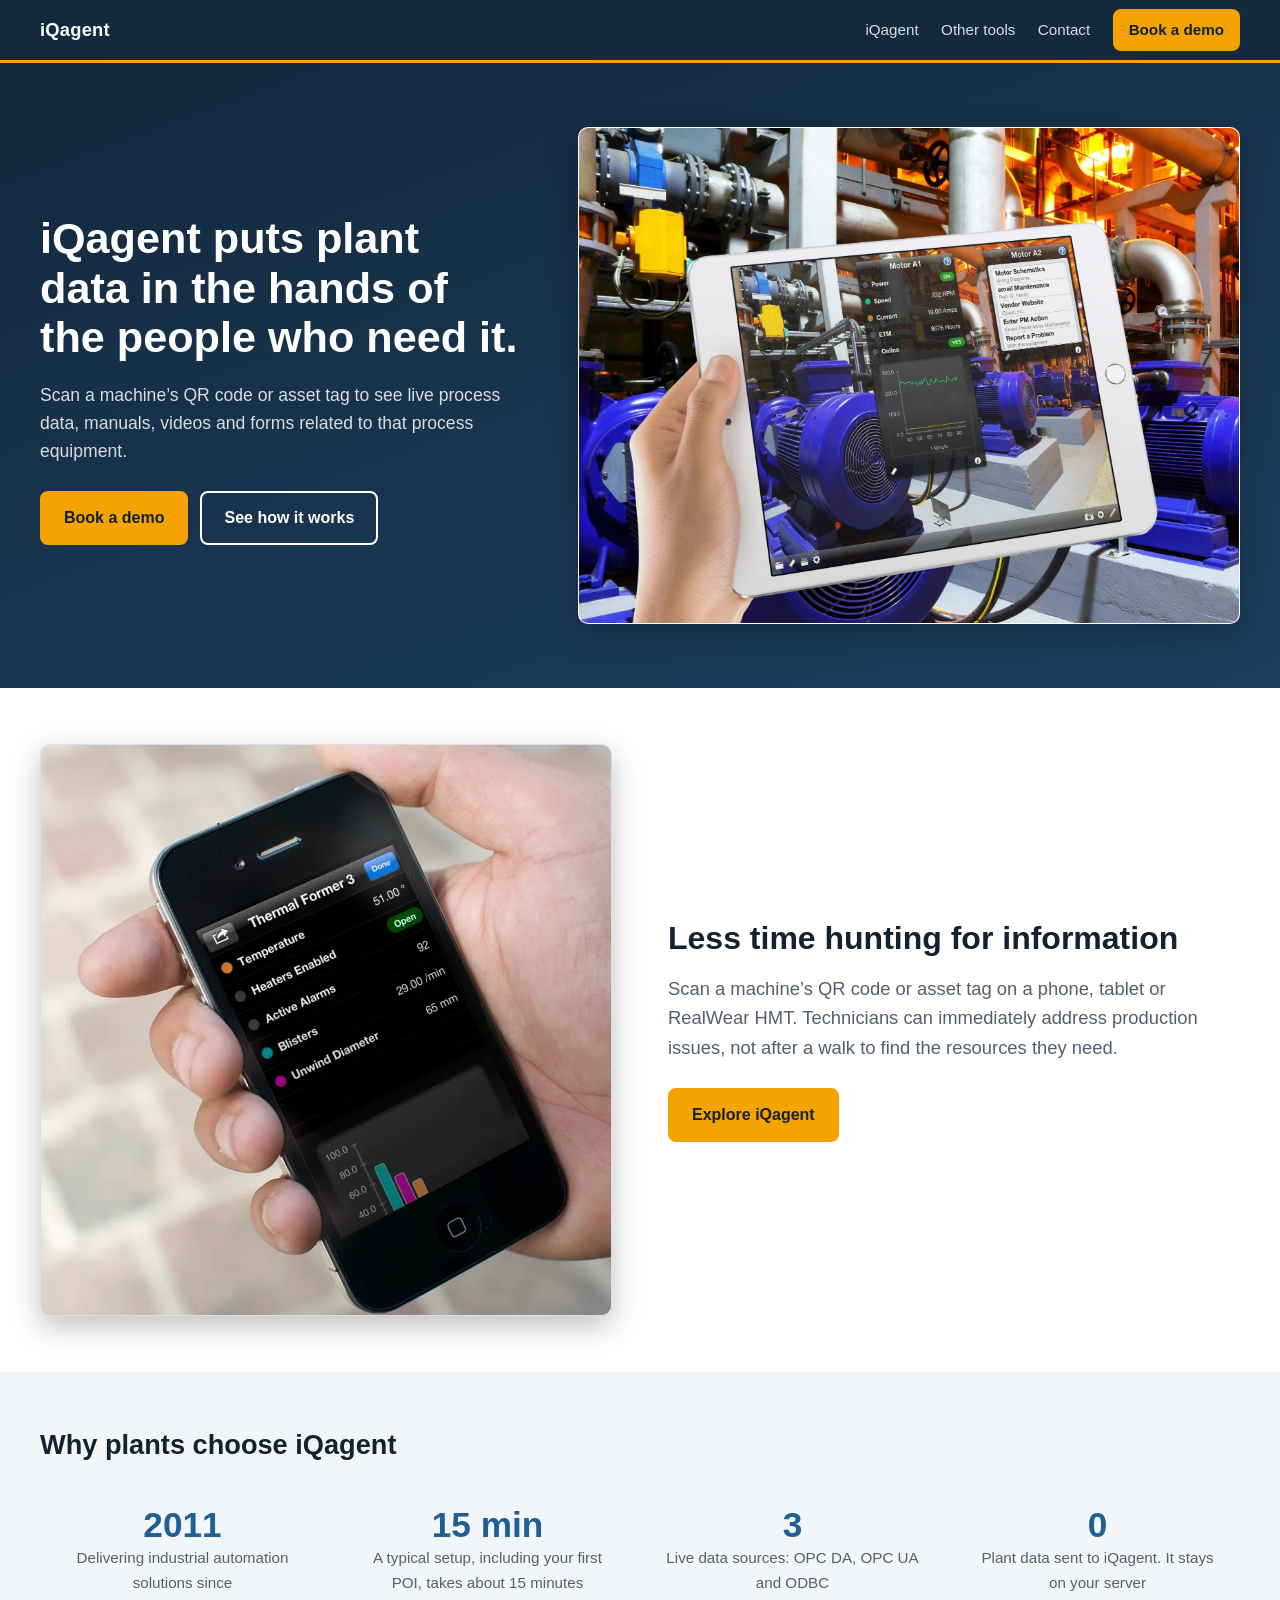
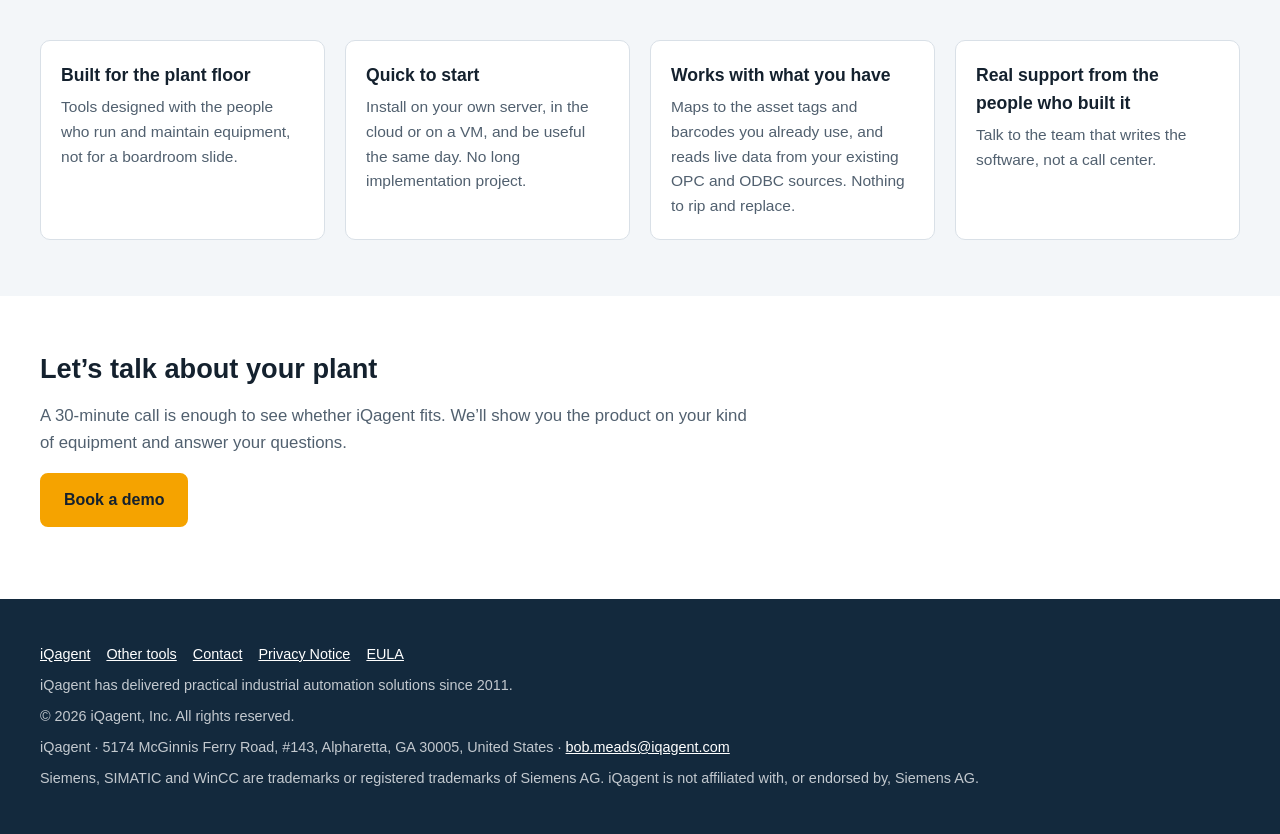
<file: main/index.html>
<!doctype html>
<html lang="en">
<head>
<meta charset="utf-8">
<meta name="viewport" content="width=device-width, initial-scale=1">
<title>iQagent – Industrial Automation Solutions Since 2011</title>
<meta name="description" content="iQagent delivers practical industrial automation solutions: scan a machine's QR code or asset tag to view relevant live data, manuals, videos and forms on a phone, tablet or RealWear HMT.">
<link rel="canonical" href="https://iqagent.com/">
<meta name="robots" content="index, follow">
<meta name="theme-color" content="#13293d">
<meta property="og:type" content="website">
<meta property="og:site_name" content="iQagent">
<meta property="og:title" content="iQagent – Industrial Automation Solutions Since 2011">
<meta property="og:description" content="Scan a machine's QR code or asset tag to view relevant live data, manuals, videos and forms on a phone, tablet or RealWear HMT.">
<meta property="og:url" content="https://iqagent.com/">
<meta property="og:image" content="https://iqagent.com/images/iqagent_demo.jpg">
<meta name="twitter:card" content="summary_large_image">
<link rel="stylesheet" href="css/style.css">
<link rel="icon" href="/favicon.ico" sizes="any">
<link rel="icon" type="image/png" sizes="32x32" href="/images/favicon-32.png">
<link rel="icon" type="image/png" sizes="16x16" href="/images/favicon-16.png">
<link rel="apple-touch-icon" href="/images/apple-touch-icon.png">
</head>
<body>
<header class="site"><div class="wrap">
  <a class="logo" href="index.html">iQagent</a>
  <nav class="main">
    <a href="iqagent/index.html">iQagent</a>
    <a href="https://software.iqagent.com/">Other tools</a>
    <a href="contact.html">Contact</a>
    <a class="btn" href="contact.html#demo">Book a demo</a>
  </nav>
</div></header>

<div class="hero"><div class="wrap grid">
  <div>
    <h1>iQagent puts plant data in the hands of the people who need it.</h1>
    <p class="sub">Scan a machine&rsquo;s QR code or asset tag to see live process data, manuals, videos and forms related to that process equipment.</p>
    <div class="cta"><a class="btn" href="contact.html#demo">Book a demo</a><a class="btn ghost" href="iqagent/index.html#how">See how it works</a></div>
  </div>
  <figure><img class="shot" src="images/iqagent_demo.jpg" alt="A technician holding a tablet in front of industrial motors; the iQagent app overlays live speed, current and run-hour values, a trend chart, and links to schematics, maintenance email and a problem report form" width="1916" height="1437" fetchpriority="high"></figure>
</div></div>

<section id="products"><div class="wrap split">
  <img class="shot" src="images/iqagent_phone.jpg" alt="A hand holding an iPhone showing the iQagent app: live values for a thermal former, including temperature, heaters enabled, active alarms and unwind diameter, with a bar chart below" width="960" height="960" loading="lazy">
  <div>
    <h2>Less time hunting for information</h2>
    <p>Scan a machine&rsquo;s QR code or asset tag on a phone, tablet or RealWear HMT. Technicians can immediately address production issues, not after a walk to find the resources they need.</p>
    <a class="btn" href="iqagent/index.html">Explore iQagent</a>
  </div>
</div></section>

<section class="alt"><div class="wrap">
  <h2>Why plants choose iQagent</h2>
  <div class="stats">
    <div class="stat"><b>2011</b><span>Delivering industrial automation solutions since</span></div>
    <div class="stat"><b>15 min</b><span>A typical setup, including your first POI, takes about 15 minutes</span></div>
    <div class="stat"><b>3</b><span>Live data sources: OPC DA, OPC UA and ODBC</span></div>
    <div class="stat"><b>0</b><span>Plant data sent to iQagent. It stays on your server</span></div>
  </div>
  <div class="cards">
    <div class="card"><h3>Built for the plant floor</h3><p>Tools designed with the people who run and maintain equipment, not for a boardroom slide.</p></div>
    <div class="card"><h3>Quick to start</h3><p>Install on your own server, in the cloud or on a VM, and be useful the same day. No long implementation project.</p></div>
    <div class="card"><h3>Works with what you have</h3><p>Maps to the asset tags and barcodes you already use, and reads live data from your existing OPC and ODBC sources. Nothing to rip and replace.</p></div>
    <div class="card"><h3>Real support from the people who built it</h3><p>Talk to the team that writes the software, not a call center.</p></div>
  </div>
</div></section>

<section><div class="wrap">
  <h2>Let&rsquo;s talk about your plant</h2>
  <p class="lead">A 30-minute call is enough to see whether iQagent fits. We&rsquo;ll show you the product on your kind of equipment and answer your questions.</p>
  <p><a class="btn" href="contact.html#demo">Book a demo</a></p>
</div></section>

<footer class="site"><div class="wrap">
  <p class="links"><a href="iqagent/index.html">iQagent</a><a href="https://software.iqagent.com/">Other tools</a><a href="contact.html">Contact</a><a href="privacy.html">Privacy Notice</a><a href="eula.html">EULA</a></p>
  <p>iQagent has delivered practical industrial automation solutions since 2011.</p>
  <p>&copy; 2026 iQagent, Inc. All rights reserved.</p>
  <p>iQagent &middot; 5174 McGinnis Ferry Road, #143, Alpharetta, GA 30005, United States &middot; <a href="mailto:bob.meads@iqagent.com">bob.meads@iqagent.com</a></p>
  <p>Siemens, SIMATIC and WinCC are trademarks or registered trademarks of Siemens AG. iQagent is not affiliated with, or endorsed by, Siemens AG.</p>
</div></footer>
</body>
</html>
</file>
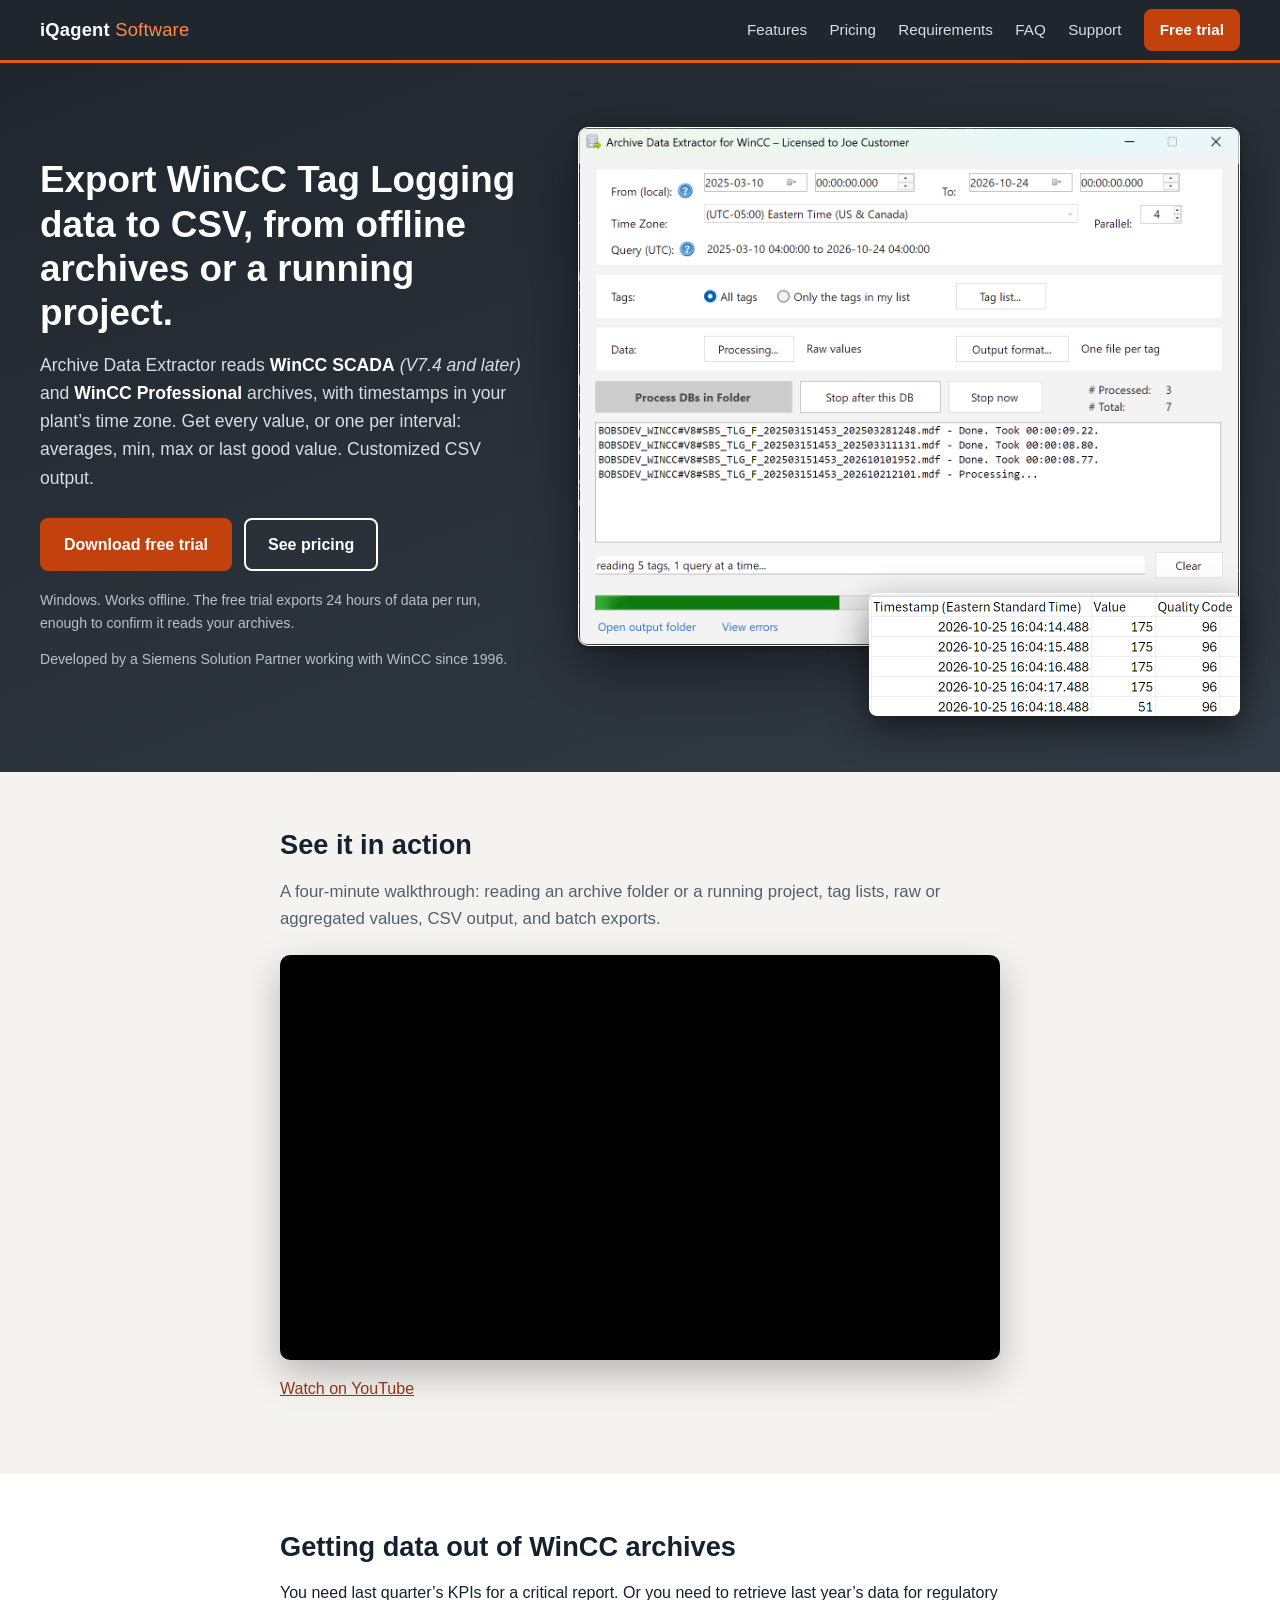
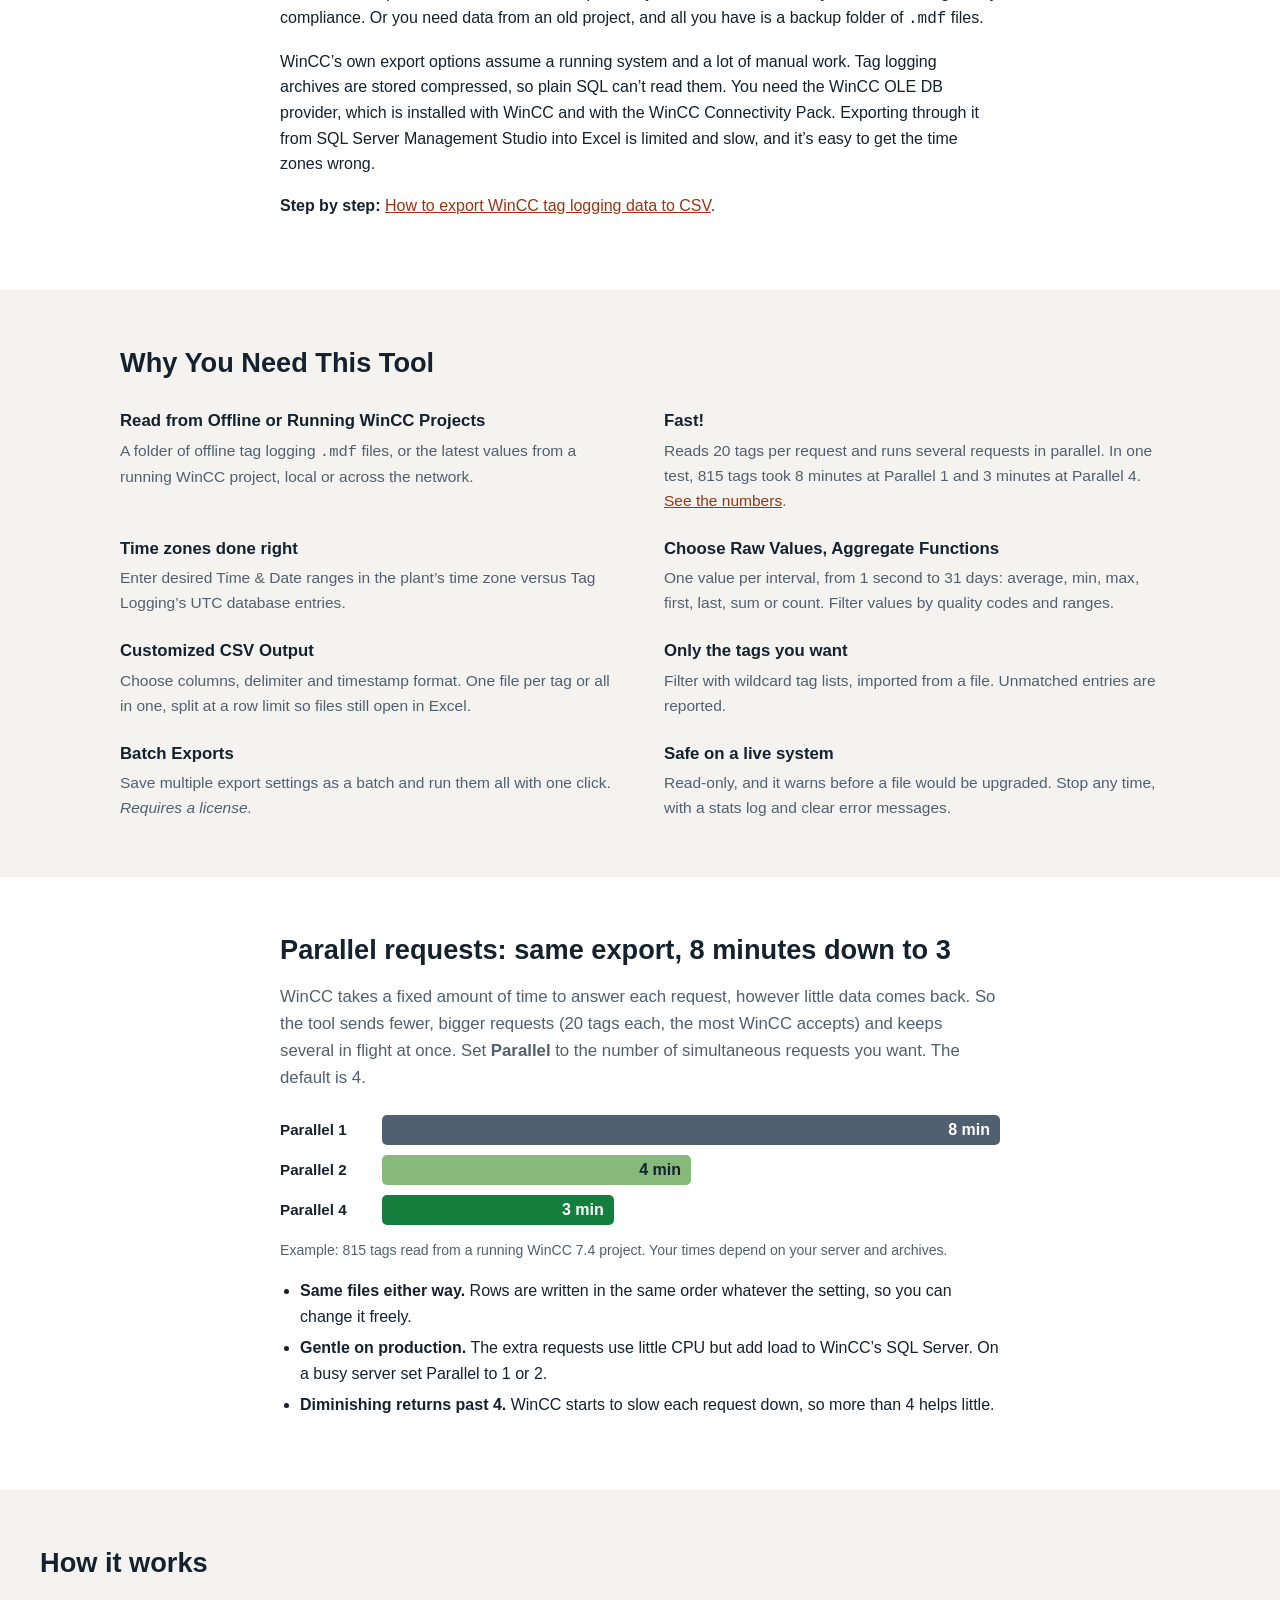
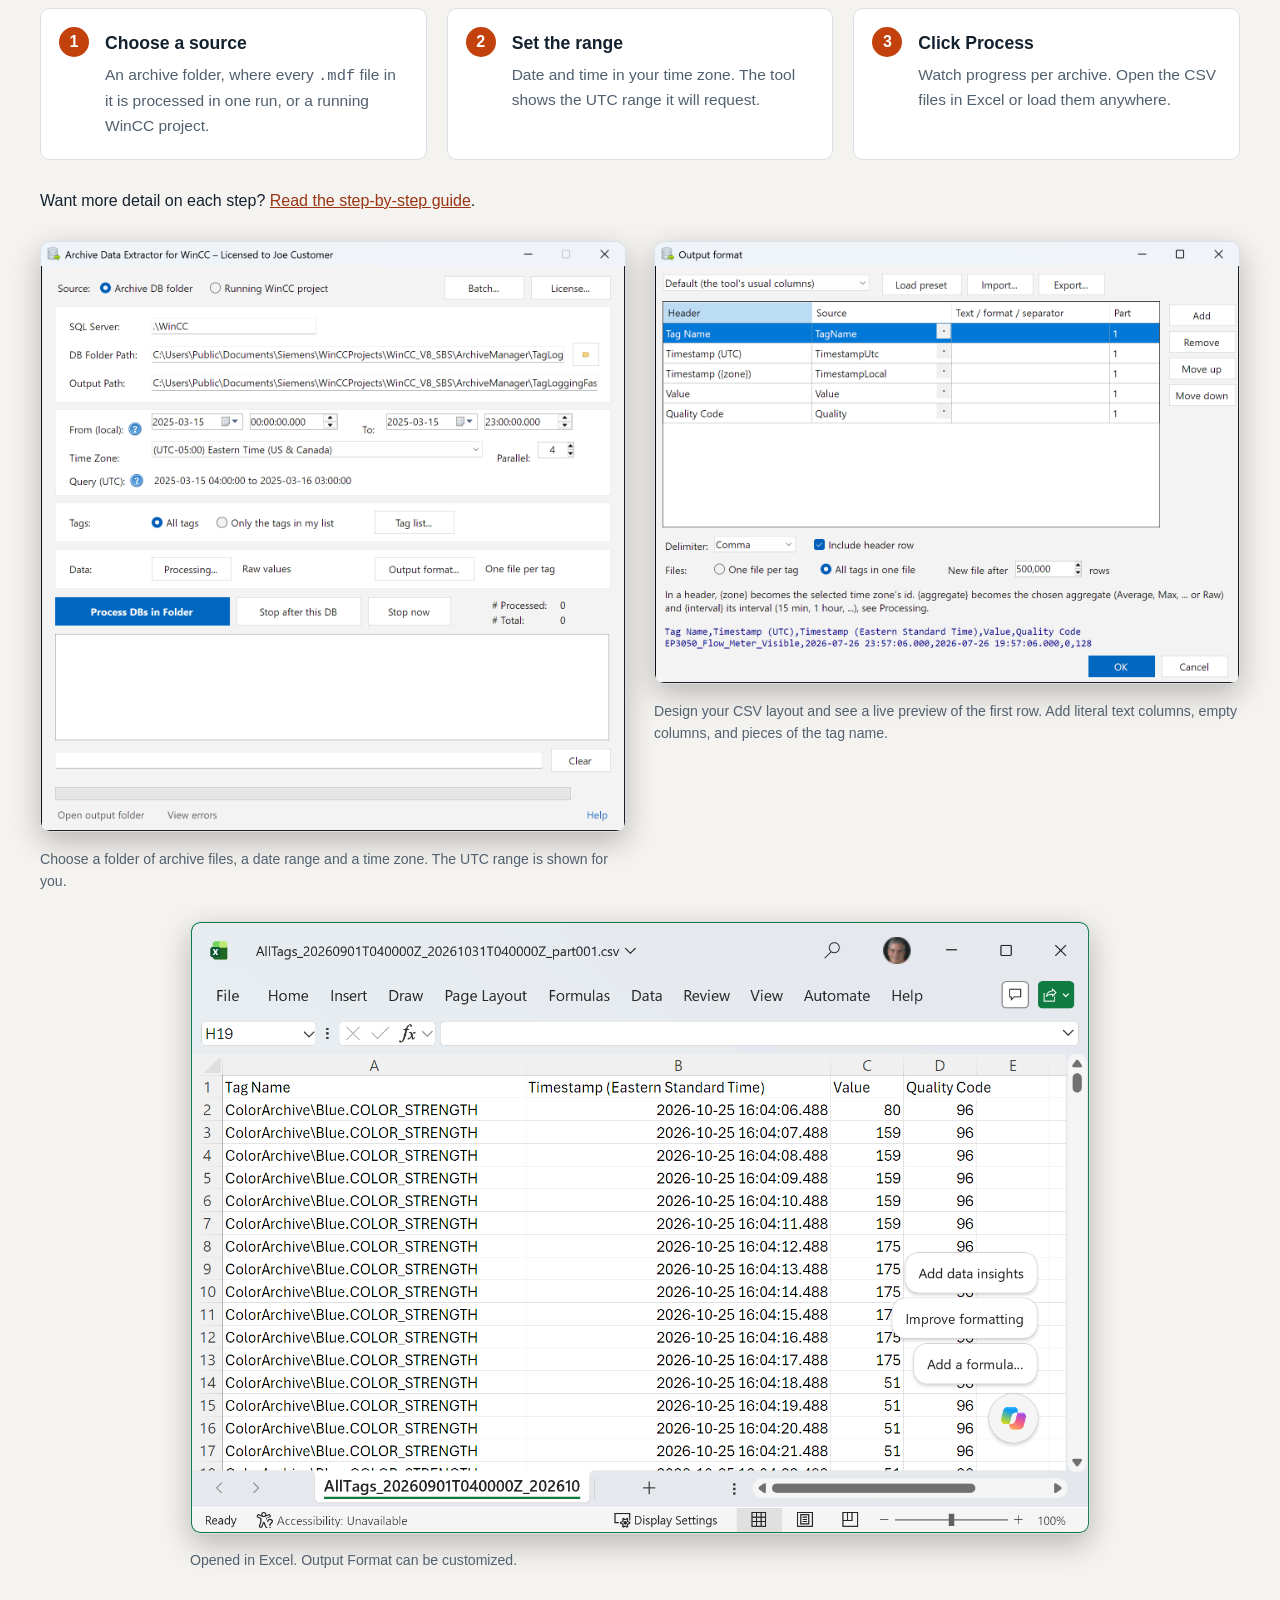
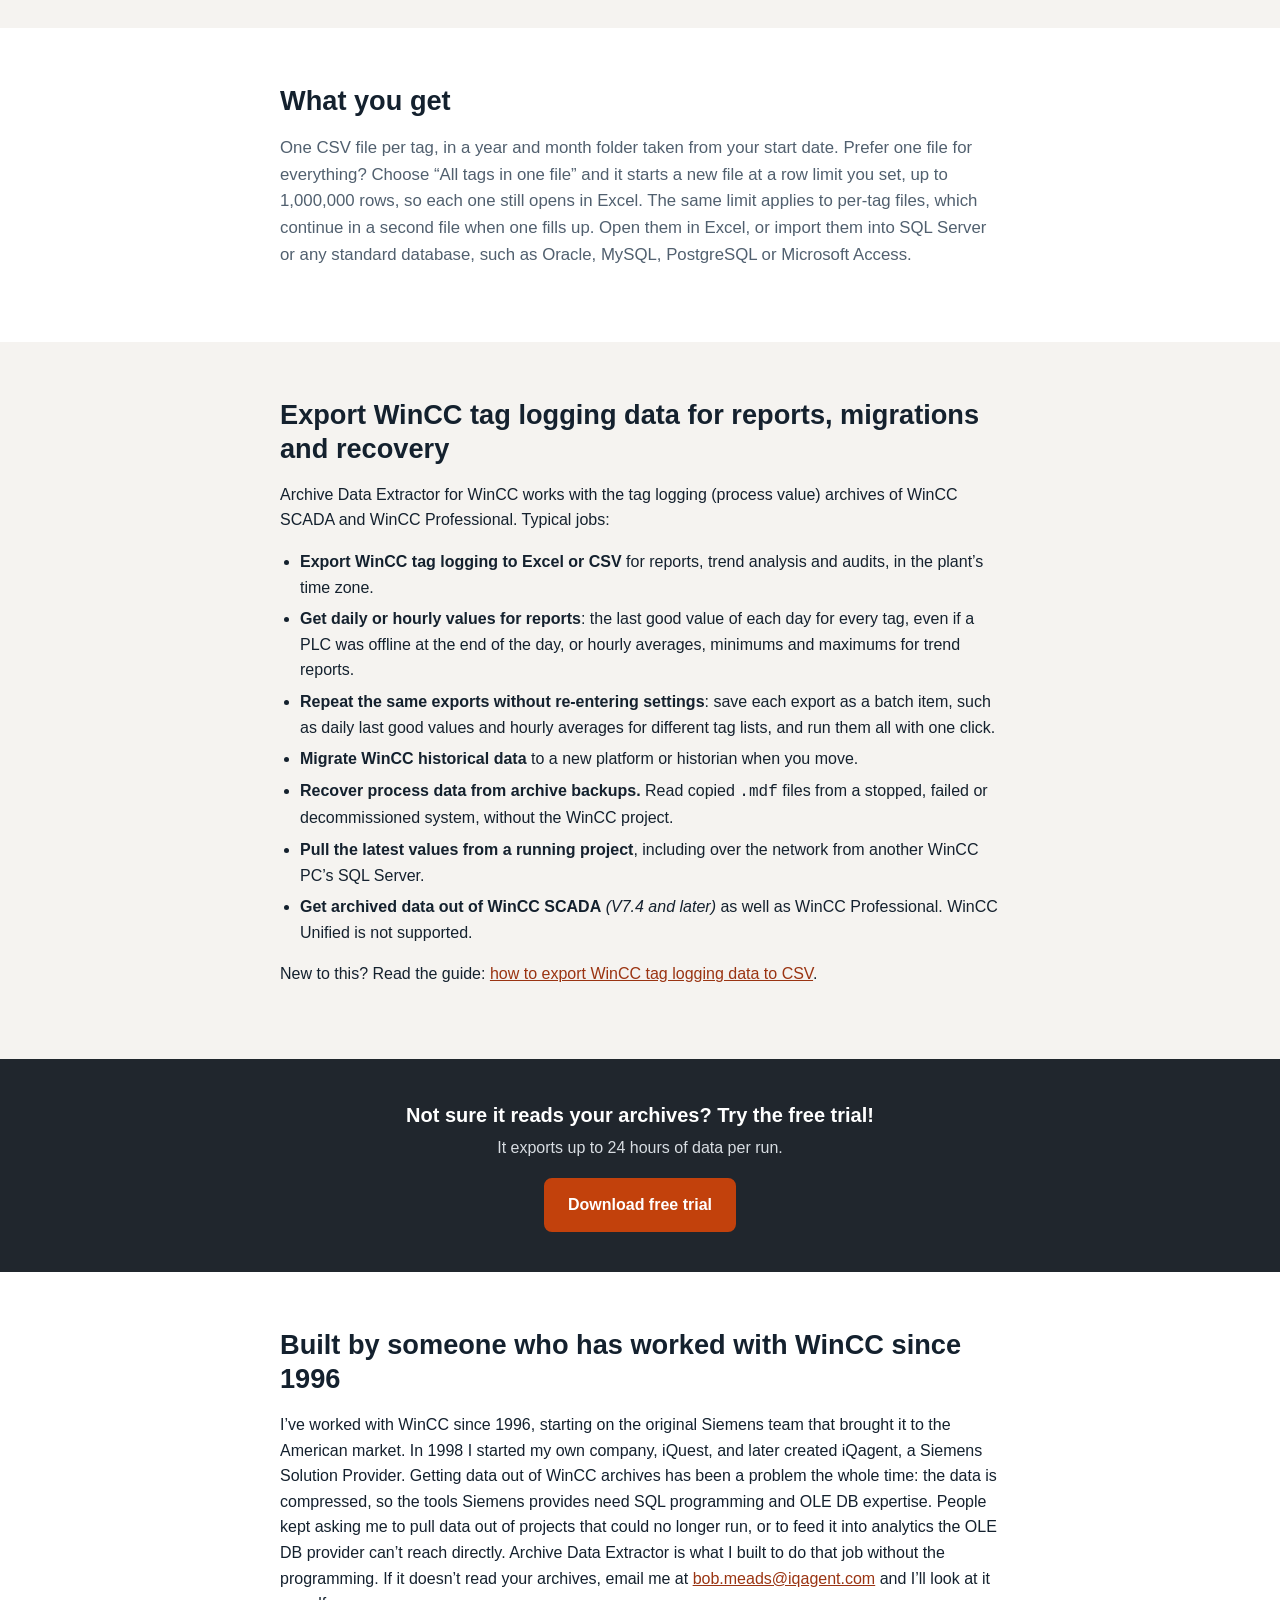
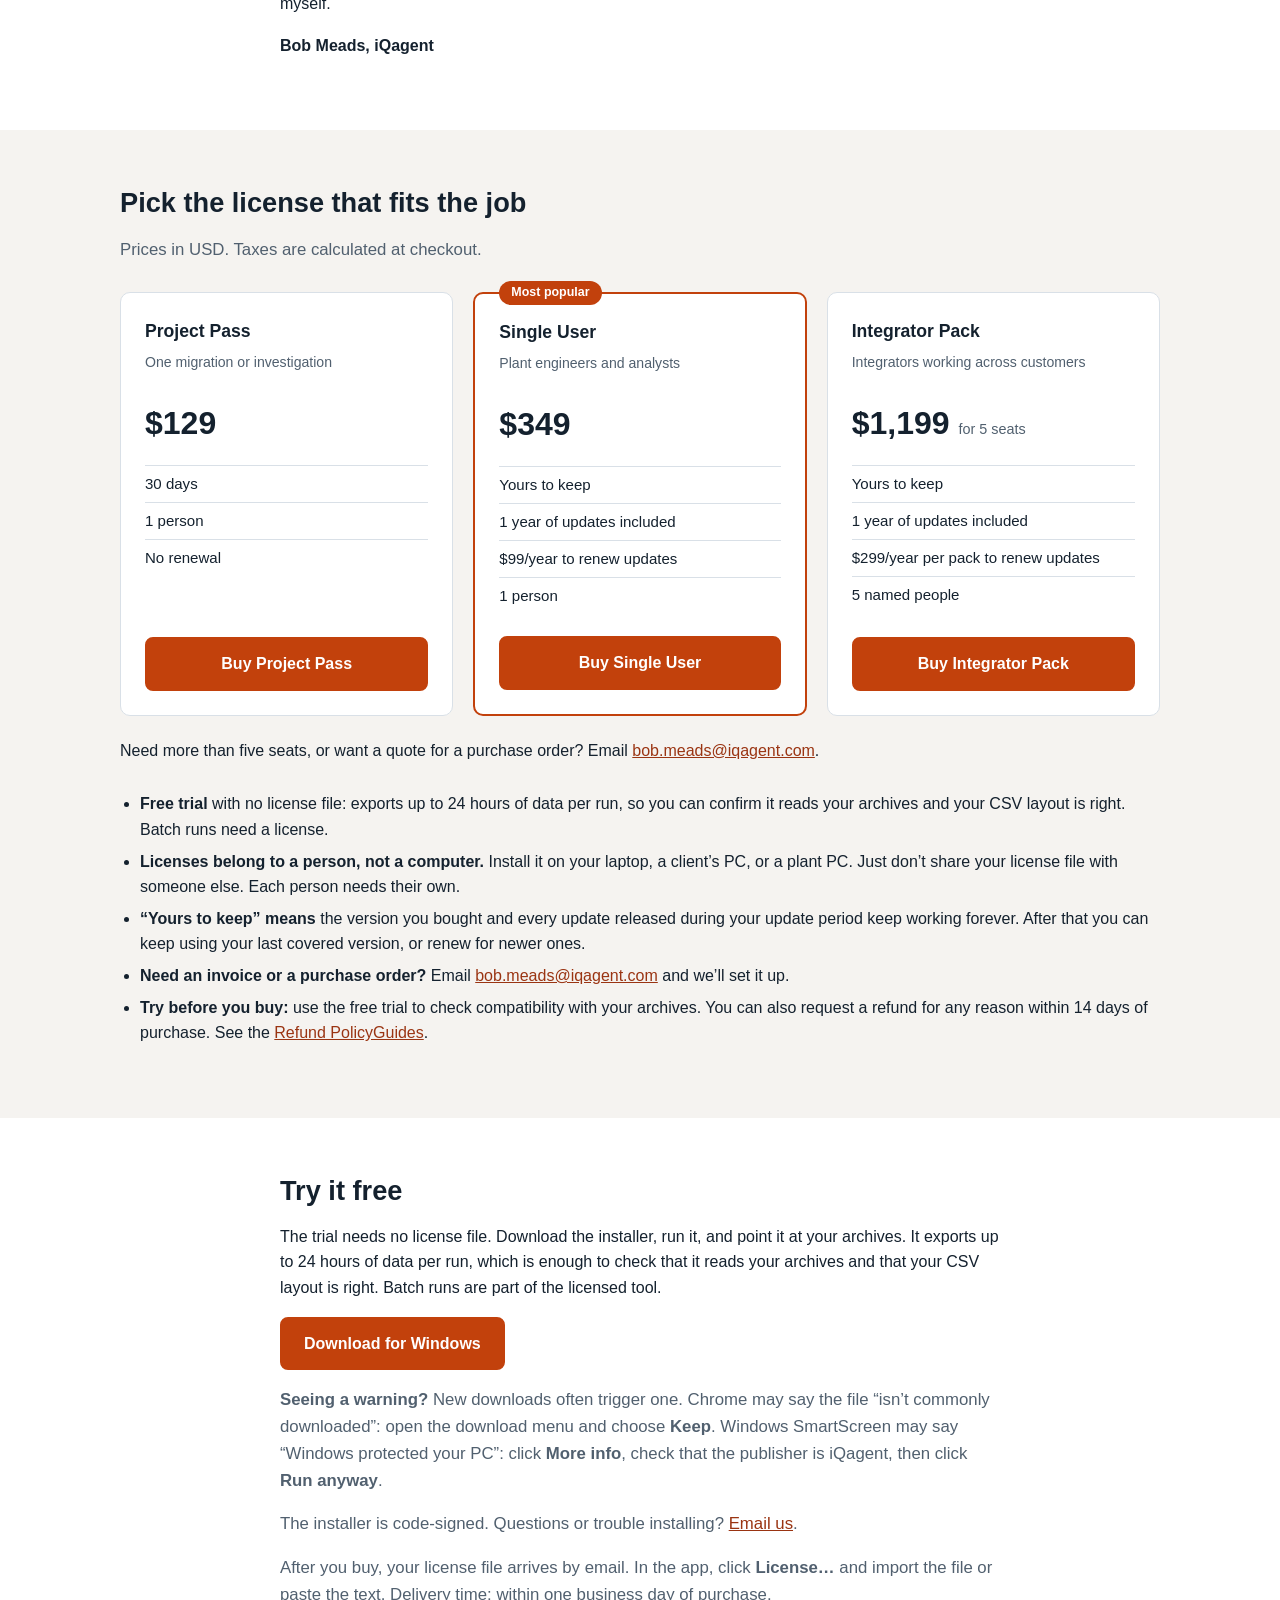
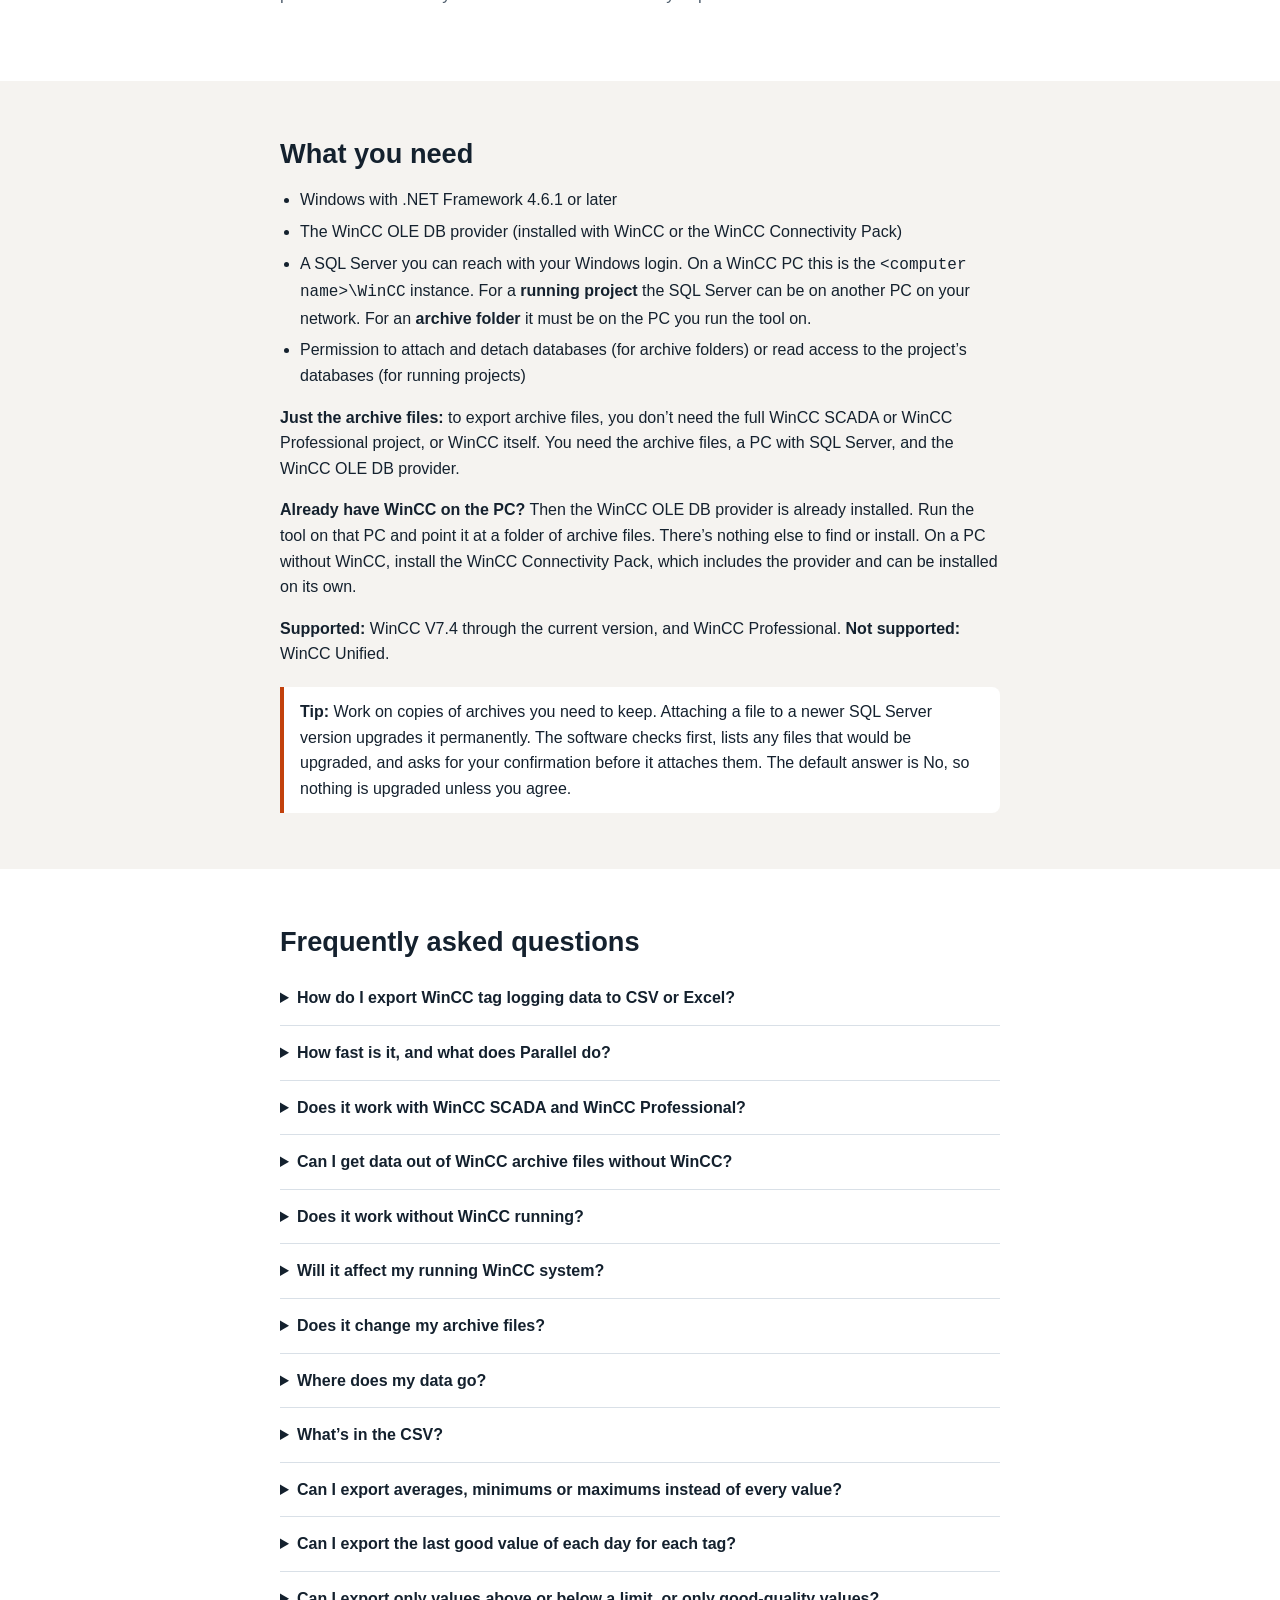
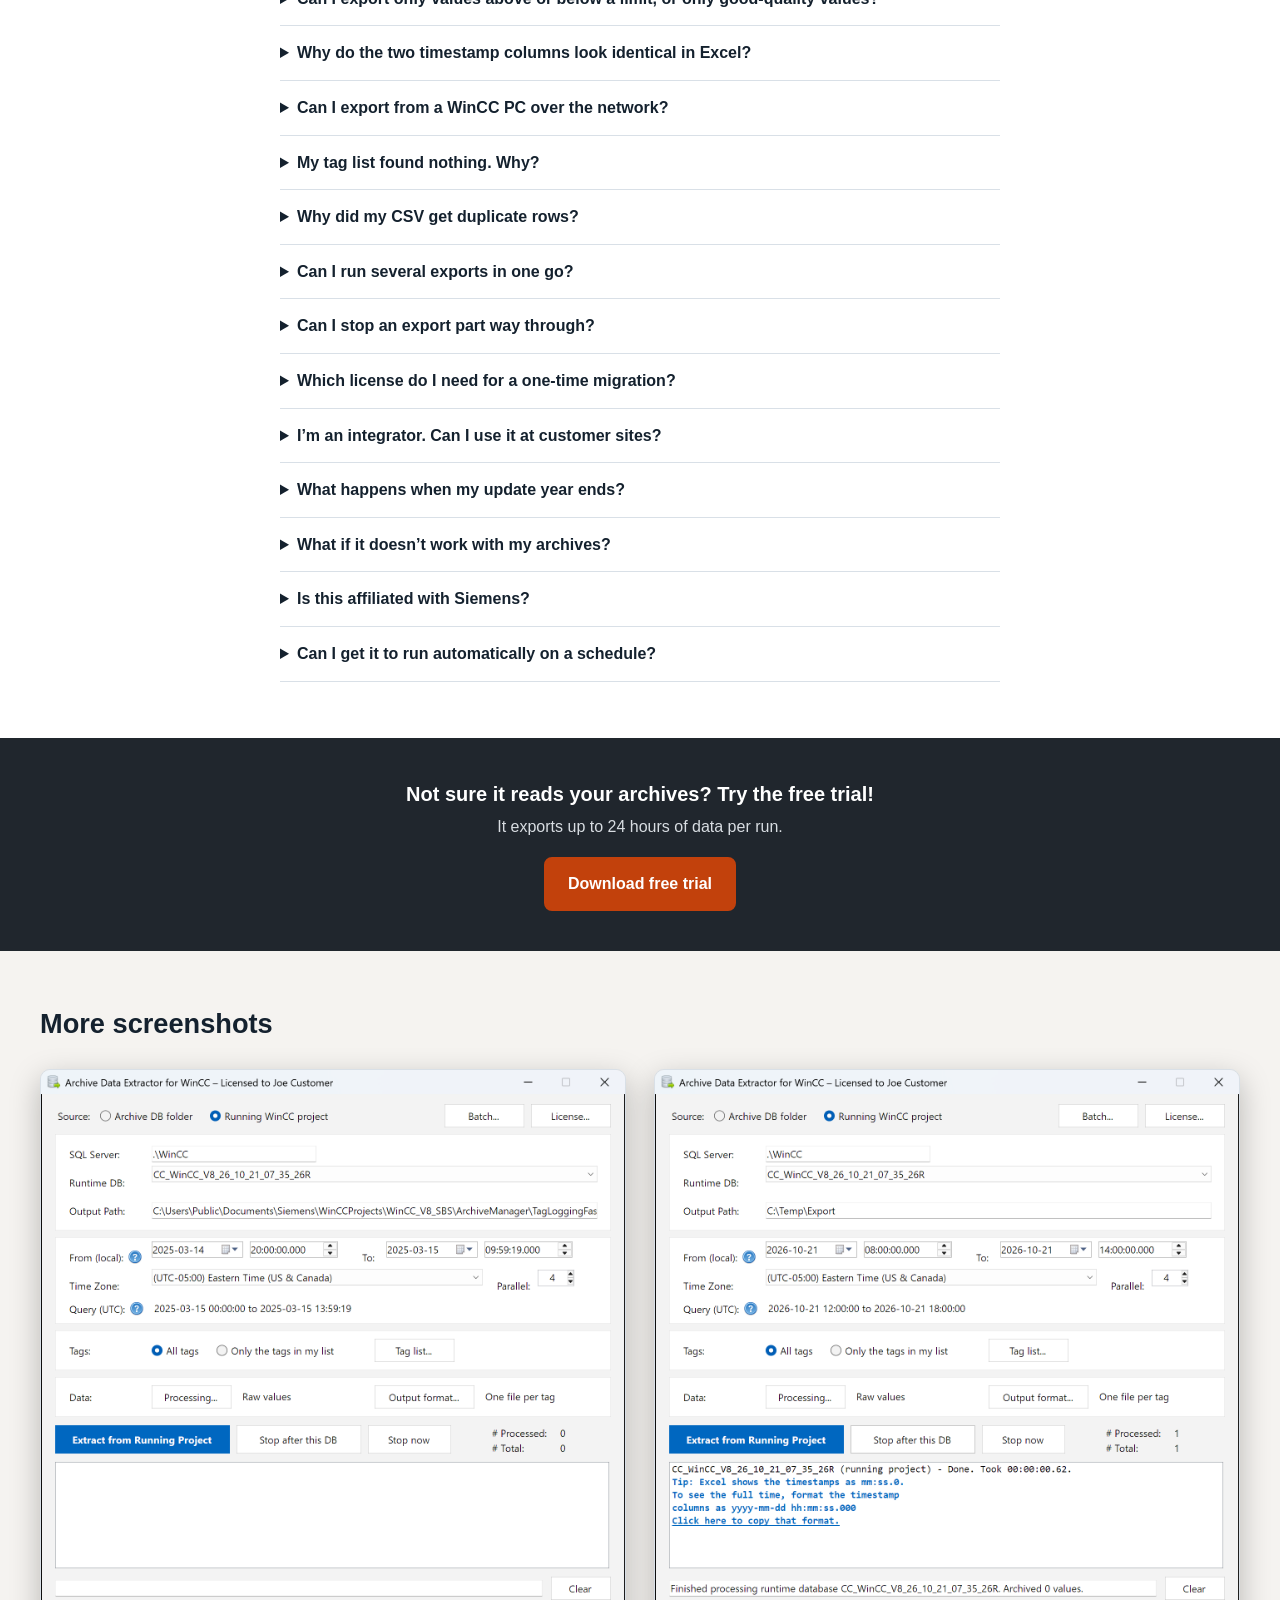
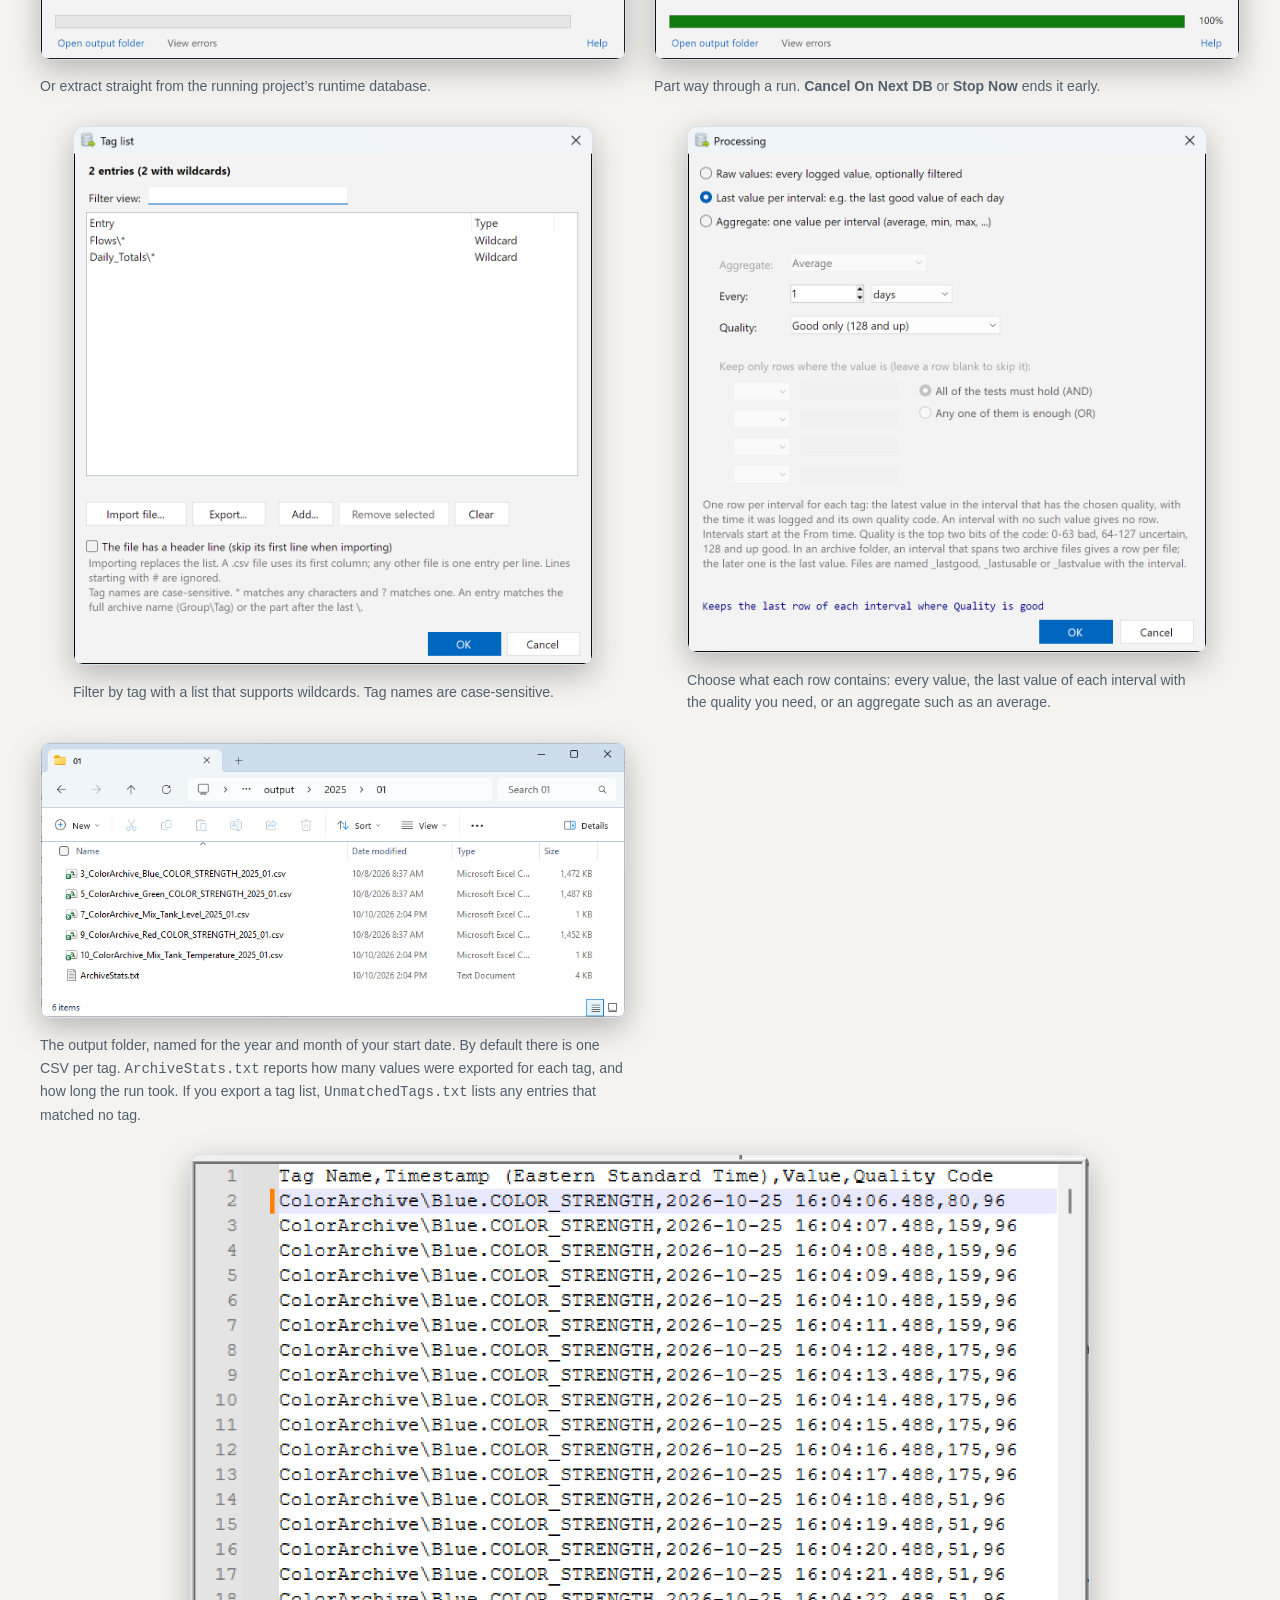
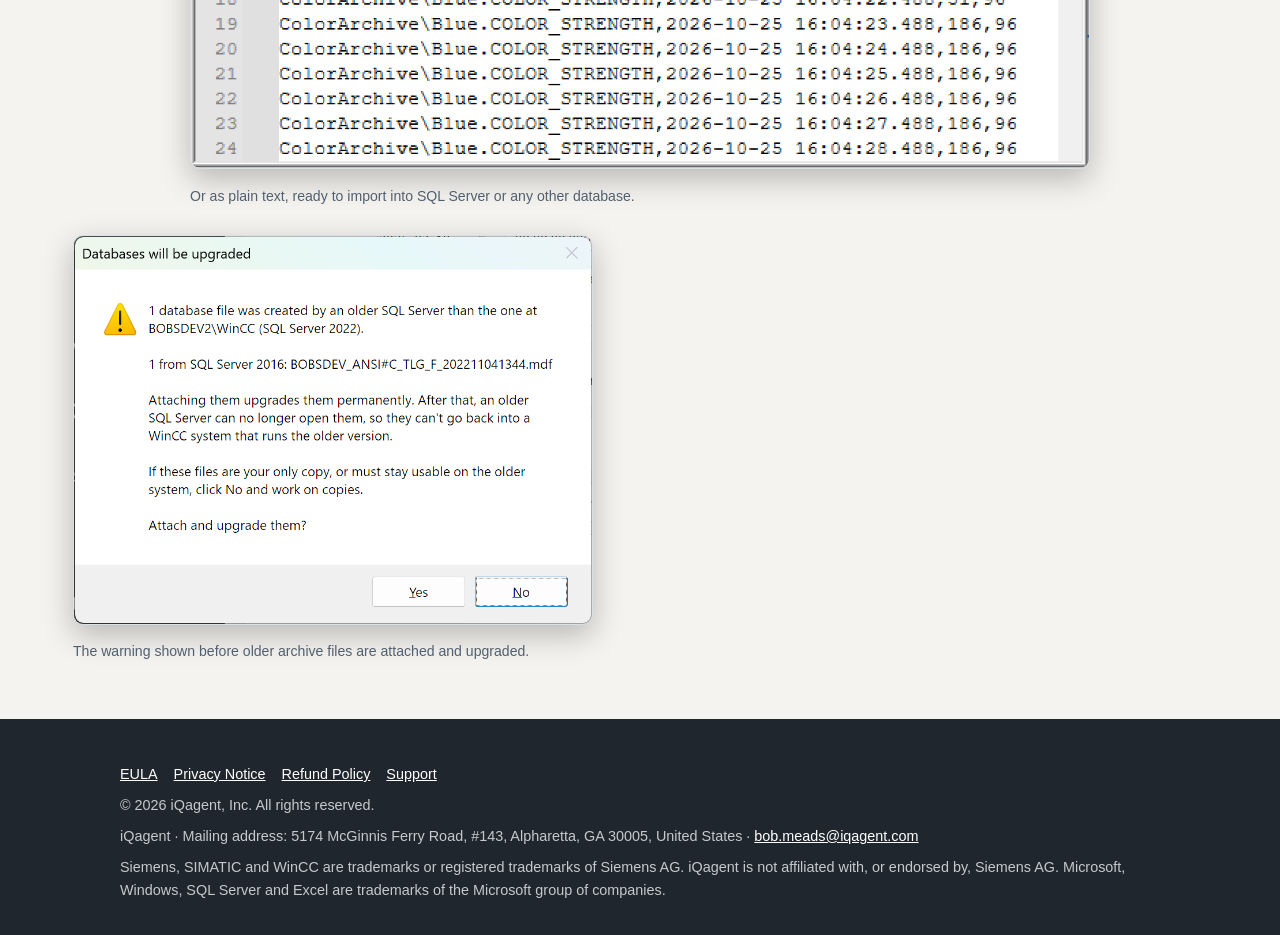
<file: software/index.html>
<!doctype html>
<html lang="en">
<head>
<meta charset="utf-8">
<meta name="viewport" content="width=device-width, initial-scale=1">
<link rel="icon" href="favicon.ico" sizes="any">
<link rel="icon" type="image/png" sizes="32x32" href="images/favicon-32.png">
<link rel="icon" type="image/png" sizes="16x16" href="images/favicon-16.png">
<title>WinCC Tag Logging Export to CSV – Archive Data Extractor | iQagent</title>
<meta name="description" content="Export WinCC Tag Logging data to CSV. Reads archive .mdf files offline or a running project. WinCC SCADA and Professional.">
<link rel="canonical" href="https://software.iqagent.com/">
<meta name="robots" content="index, follow, max-image-preview:large">
<meta name="theme-color" content="#20262d">
<meta property="og:type" content="website">
<meta property="og:site_name" content="iQagent">
<meta property="og:title" content="Archive Data Extractor for WinCC – Export Tag Logging to CSV">
<meta property="og:description" content="Get data out of WinCC SCADA and WinCC Professional tag logging archives. One CSV per tag or all tags in one file, with correct time zones.">
<meta property="og:url" content="https://software.iqagent.com/">
<meta property="og:image" content="https://software.iqagent.com/images/archive_main_in_progress.png">
<meta property="og:image:alt" content="Archive Data Extractor for WinCC exporting tag logging archives to CSV">
<meta name="twitter:card" content="summary_large_image">
<script type="application/ld+json">
{
 "@context": "https://schema.org",
 "@graph": [
  {
   "@type": "Organization",
   "@id": "https://software.iqagent.com/#org",
   "name": "iQagent",
   "url": "https://software.iqagent.com/",
   "email": "bob.meads@iqagent.com",
   "address": {
    "@type": "PostalAddress",
    "streetAddress": "5174 McGinnis Ferry Road, #143",
    "addressLocality": "Alpharetta",
    "addressRegion": "GA",
    "postalCode": "30005",
    "addressCountry": "US"
   }
  },
  {
   "@type": "SoftwareApplication",
   "name": "Archive Data Extractor for WinCC",
   "url": "https://software.iqagent.com/",
   "applicationCategory": "BusinessApplication",
   "operatingSystem": "Windows",
   "description": "Export WinCC tag logging archives from WinCC SCADA and WinCC Professional to CSV. Reads archive .mdf files offline or a running project.",
   "image": "https://software.iqagent.com/images/archive_main_in_progress.png",
   "publisher": {
    "@id": "https://software.iqagent.com/#org"
   },
   "offers": [
    {
     "@type": "Offer",
     "name": "Free trial (24 hours of data per run)",
     "price": "0",
     "priceCurrency": "USD"
    },
    {
     "@type": "Offer",
     "name": "Project Pass (30 days)",
     "price": "129",
     "priceCurrency": "USD"
    },
    {
     "@type": "Offer",
     "name": "Single User",
     "price": "349",
     "priceCurrency": "USD"
    },
    {
     "@type": "Offer",
     "name": "Integrator Pack (5 seats)",
     "price": "1199",
     "priceCurrency": "USD"
    }
   ]
  },
  {
   "@type": "FAQPage",
   "mainEntity": [
    {
     "@type": "Question",
     "name": "How do I export WinCC tag logging data to CSV or Excel?",
     "acceptedAnswer": {
      "@type": "Answer",
      "text": "Choose a source (a folder of archive .mdf files, or a running WinCC project), set the date range and time zone, and click Process. You get CSV files, one per tag or all tags in one file, that open directly in Excel or import into SQL Server and other databases. WinCC’s own export options assume a running system and a lot of manual work. This tool does it in one run."
     }
    },
    {
     "@type": "Question",
     "name": "Does it work with WinCC SCADA and WinCC Professional?",
     "acceptedAnswer": {
      "@type": "Answer",
      "text": "Yes. It supports WinCC SCADA V7.4 through the current version, and WinCC Professional. WinCC Unified is not supported."
     }
    },
    {
     "@type": "Question",
     "name": "Can I get data out of WinCC archive files without WinCC?",
     "acceptedAnswer": {
      "@type": "Answer",
      "text": "Yes. You need the archive files, a PC with SQL Server, and the WinCC OLE DB provider, which is included in the WinCC Connectivity Pack. You don’t need the WinCC project or a WinCC license on that PC."
     }
    },
    {
     "@type": "Question",
     "name": "Does it work without WinCC running?",
     "acceptedAnswer": {
      "@type": "Answer",
      "text": "Yes. Point it at archive .mdf files and it reads them directly through SQL Server. You don’t need the WinCC project, only the archive files, and you point it at the folder rather than at each file. Only the “running project” source needs WinCC open."
     }
    },
    {
     "@type": "Question",
     "name": "Will it affect my running WinCC system?",
     "acceptedAnswer": {
      "@type": "Answer",
      "text": "It only reads data. It never detaches or changes archives that WinCC has attached. Very large exports add load to the SQL Server while they run, so schedule those sensibly."
     }
    },
    {
     "@type": "Question",
     "name": "Does it change my archive files?",
     "acceptedAnswer": {
      "@type": "Answer",
      "text": "No data is changed, but attaching a file to a newer SQL Server version than the one that created it upgrades the file. If the archives must go back into an older system, export from copies."
     }
    },
    {
     "@type": "Question",
     "name": "Where does my data go?",
     "acceptedAnswer": {
      "@type": "Answer",
      "text": "Nowhere. The tool runs on your PC and writes CSV files to a folder you choose. It doesn’t send archive data anywhere. Licenses are checked on the PC and never need an internet connection."
     }
    },
    {
     "@type": "Question",
     "name": "What’s in the CSV?",
     "acceptedAnswer": {
      "@type": "Answer",
      "text": "By default: tag name, UTC timestamp, local timestamp, value, quality code. You can change the columns, order, delimiter, header row, and timestamp format, and save the layout to a file to use on another PC."
     }
    },
    {
     "@type": "Question",
     "name": "Why do the two timestamp columns look identical in Excel?",
     "acceptedAnswer": {
      "@type": "Answer",
      "text": "Excel hides the date and hour on times with milliseconds. The data is intact. The User Guide shows the one-line custom format that displays it properly."
     }
    },
    {
     "@type": "Question",
     "name": "Can I export from a WinCC PC over the network?",
     "acceptedAnswer": {
      "@type": "Answer",
      "text": "Yes, with the Running WinCC project source. Enter the other PC’s SQL Server, for example WINCCPC01\\WinCC, and you can read its runtime databases from your own PC. You need Windows access to that SQL Server, and the WinCC OLE DB provider must be installed on the PC you run the tool on. The Archive DB folder source doesn’t work over the network, because SQL Server opens archive files from its own disks. Run the tool on the PC whose SQL Server holds the files, or copy the .mdf and .ldf files to a PC with SQL Server and the WinCC OLE DB provider. For other setups, contact us."
     }
    },
    {
     "@type": "Question",
     "name": "Can I export averages, minimums or maximums instead of every value?",
     "acceptedAnswer": {
      "@type": "Answer",
      "text": "Yes. Click Processing and choose Aggregate: average, min, max, first, last, sum or count, over an interval from 1 second to 31 days. You get one row per interval for each tag, stamped with the start of the interval. An interval with no logged values gives no row."
     }
    },
    {
     "@type": "Question",
     "name": "Can I export the last good value of each day for each tag?",
     "acceptedAnswer": {
      "@type": "Answer",
      "text": "Yes. Choose Last value per interval in the Processing dialog, set the interval to 1 day and the quality to Good only (WinCC quality code 128 and up). If the last values of the day are bad, for example because a PLC went offline, you get the last value logged while the quality was good. A day with no good value gives no row."
     }
    },
    {
     "@type": "Question",
     "name": "Can I export only values above or below a limit, or only good-quality values?",
     "acceptedAnswer": {
      "@type": "Answer",
      "text": "Yes, for raw values. Add up to four value tests, such as above 100 and below 200, and choose a minimum quality. Filtered output goes to separate files with _filtered in the name. A filter can't be combined with an aggregate."
     }
    },
    {
     "@type": "Question",
     "name": "My tag list found nothing. Why?",
     "acceptedAnswer": {
      "@type": "Answer",
      "text": "Tag names are case-sensitive, so temp1 doesn’t match Temp1. After an export, entries that matched no tag are listed, with a “did you mean…?” hint where only the case differs, and saved to UnmatchedTags.txt so you can correct and re-import them. Also check that the tags exist in the archives you exported."
     }
    },
    {
     "@type": "Question",
     "name": "Why did my CSV get duplicate rows?",
     "acceptedAnswer": {
      "@type": "Answer",
      "text": "Files are appended to. If you run the same export twice, or export the same range from both sources, every row appears twice. Use an empty output folder, or delete the old files first. The same applies after you change the CSV layout, because the header is only written when a file is created."
     }
    },
    {
     "@type": "Question",
     "name": "Can I run several exports in one go?",
     "acceptedAnswer": {
      "@type": "Answer",
      "text": "Yes, with a license. Set up the main window for one export and click Add current settings in the Batch window, then repeat for each export and click Run batch. Each item runs in turn with the same checks as a normal export and writes its own ArchiveStats.txt and Errors.txt, and a summary of the batch goes to BatchLog.txt. An item that can't run is marked Failed and the batch carries on. You can stop the batch at any time, and export the list to a file to keep several batches. Batch isn't available in the free trial."
     }
    },
    {
     "@type": "Question",
     "name": "Can I stop an export part way through?",
     "acceptedAnswer": {
      "@type": "Answer",
      "text": "Yes. Cancel On Next DB lets the archive being read finish and then stops. Stop Now stops after the current tag. Any archive the tool attached is detached again."
     }
    },
    {
     "@type": "Question",
     "name": "Which license do I need for a one-time migration?",
     "acceptedAnswer": {
      "@type": "Answer",
      "text": "A Project Pass covers 30 days of use by one person."
     }
    },
    {
     "@type": "Question",
     "name": "I’m an integrator. Can I use it at customer sites?",
     "acceptedAnswer": {
      "@type": "Answer",
      "text": "Yes. Each person on your team needs a seat, and a seat can be used on any computer, including your customers’, for work that person is doing. See the Integrator Pack."
     }
    },
    {
     "@type": "Question",
     "name": "What happens when my update year ends?",
     "acceptedAnswer": {
      "@type": "Answer",
      "text": "Nothing stops working. You keep every version released during your update period. Renew if you want newer ones."
     }
    },
    {
     "@type": "Question",
     "name": "What if it doesn’t work with my archives?",
     "acceptedAnswer": {
      "@type": "Answer",
      "text": "Please try the free trial first to check compatibility. If you’ve bought a license and it doesn’t work with your archives, email us and we’ll work to fix it. You can also request a refund for any reason within 14 days of purchase. See the Refund Policy."
     }
    },
    {
     "@type": "Question",
     "name": "How fast is it, and what does Parallel do?",
     "acceptedAnswer": {
      "@type": "Answer",
      "text": "The tool reads 20 tags per request and sends several requests to WinCC at the same time. Parallel sets how many (1 to 8, default 4). On one WinCC 7.4 server, 815 tags took about 8 minutes with Parallel 1, 4 minutes with 2 and 3 minutes with 4. More than 4 helps little. The extra requests add load to WinCC’s SQL Server, so use 1 or 2 on a busy production server. The output is the same whatever the setting."
     }
    },
    {
     "@type": "Question",
     "name": "Is this affiliated with Siemens?",
     "acceptedAnswer": {
      "@type": "Answer",
      "text": "No. Archive Data Extractor for WinCC is an independent product of iQagent. It works with archives created by Siemens WinCC."
     }
    },
    {
     "@type": "Question",
     "name": "Can I get it to run automatically on a schedule?",
     "acceptedAnswer": {
      "@type": "Answer",
      "text": "No. It’s a desktop application you run when you need an export. It isn’t designed to run unattended or on a schedule."
     }
    }
   ]
  }
 ]
}
</script>
<link rel="stylesheet" href="css/style.css">
</head>
<body>
<header class="site"><div class="wrap">
  <a class="logo" href="/">iQagent <span>Software</span></a>
  <nav class="main">
    <a href="index.html#features">Features</a>
    <a href="index.html#pricing">Pricing</a>
    <a href="index.html#requirements">Requirements</a>
    <a href="index.html#faq">FAQ</a>
    <a href="support.html">Support</a>
    <a class="btn" href="index.html#download">Free trial</a>
  </nav>
</div></header>

<div class="hero"><div class="wrap grid">
  <div>
    <h1>Export WinCC Tag Logging data to CSV, from offline archives or a running project.</h1>
    <p class="sub">Archive Data Extractor reads <strong>WinCC SCADA</strong> <em>(V7.4 and later)</em> and <strong>WinCC Professional</strong> archives, with timestamps in your plant&rsquo;s time zone. Get every value, or one per interval: averages, min, max or last good value. Customized CSV output.</p>
    <div class="cta"><a class="btn" href="#download">Download free trial</a><a class="btn ghost" href="#pricing">See pricing</a></div>
    <p class="fine">Windows. Works offline. The free trial exports 24 hours of data per run, enough to confirm it reads your archives.</p>
    <p class="fine" style="margin-top:6px">Developed by a Siemens Solution Partner working with WinCC since 1996.</p>
  </div>
  <figure class="hero-art">
    <img class="shot" src="images/hero_app.png" alt="Archive Data Extractor for WinCC finished exporting WinCC tag logging archives to CSV" width="1404" height="1100" fetchpriority="high">
    <img class="shot over" src="images/hero_excel.png" alt="The exported CSV opened in Excel, showing local timestamp, value and quality code" width="432" height="112">
  </figure>
</div></div>

<section class="alt" id="demo"><div class="wrap narrow">
  <h2>See it in action</h2>
  <p class="lead">A four-minute walkthrough: reading an archive folder or a running project, tag lists, raw or aggregated values, CSV output, and batch exports.</p>
  <div class="video"><iframe src="https://www.youtube-nocookie.com/embed/8qzdwy1cPMI" title="Archive Data Extractor for WinCC: export WinCC Tag Logging archives to CSV" loading="lazy" allow="encrypted-media; picture-in-picture; fullscreen" allowfullscreen referrerpolicy="strict-origin-when-cross-origin"></iframe></div>
  <p class="fine"><a href="https://youtu.be/8qzdwy1cPMI">Watch on YouTube</a></p>
</div></section>

<section><div class="wrap narrow">
  <h2>Getting data out of WinCC archives</h2>
  <p>You need last quarter&rsquo;s KPIs for a critical report. Or you need to retrieve last year&rsquo;s data for regulatory compliance. Or you need data from an old project, and all you have is a backup folder of <code>.mdf</code> files.</p>
  <p>WinCC&rsquo;s own export options assume a running system and a lot of manual work. Tag logging archives are stored compressed, so plain SQL can&rsquo;t read them. You need the WinCC OLE DB provider, which is installed with WinCC and with the WinCC Connectivity Pack. Exporting through it from SQL Server Management Studio into Excel is limited and slow, and it&rsquo;s easy to get the time zones wrong.</p>
  <p><strong>Step by step:</strong> <a href="guides/export-wincc-tag-logging-to-csv.html">How to export WinCC tag logging data to CSV</a>.</p>
</div></section>

<section class="alt" id="features"><div class="wrap">
  <h2>Why You Need This Tool</h2>
  <div class="features">
    <div><h3>Read from Offline or Running WinCC Projects</h3><p>A folder of offline tag logging <code>.mdf</code> files, or the latest values from a running WinCC project, local or across the network.</p></div>
    <div><h3>Fast!</h3><p>Reads 20 tags per request and runs several requests in parallel. In one test, 815 tags took 8 minutes at Parallel 1 and 3 minutes at Parallel 4. <a href="#speed">See the numbers</a>.</p></div>
    <div><h3>Time zones done right</h3><p>Enter desired Time &amp; Date ranges in the plant&rsquo;s time zone versus Tag Logging&rsquo;s UTC database entries.</p></div>
    <div><h3>Choose Raw Values, Aggregate Functions</h3><p>One value per interval, from 1 second to 31 days: average, min, max, first, last, sum or count. Filter values by quality codes and ranges. </p></div>
    <div><h3>Customized CSV Output</h3><p>Choose columns, delimiter and timestamp format. One file per tag or all in one, split at a row limit so files still open in Excel.</p></div>
    <div><h3>Only the tags you want</h3><p>Filter with wildcard tag lists, imported from a file. Unmatched entries are reported.</p></div>
    <div><h3>Batch Exports</h3><p>Save multiple export settings as a batch and run them all with one click. <em>Requires a license.</em></p></div>
    <div><h3>Safe on a live system</h3><p>Read-only, and it warns before a file would be upgraded. Stop any time, with a stats log and clear error messages.</p></div>
  </div>
</div></section>

<section id="speed"><div class="wrap narrow">
  <h2>Parallel requests: same export, 8 minutes down to 3</h2>
  <p class="lead">WinCC takes a fixed amount of time to answer each request, however little data comes back. So the tool sends fewer, bigger requests (20 tags each, the most WinCC accepts) and keeps several in flight at once. Set <strong>Parallel</strong> to the number of simultaneous requests you want. The default is 4.</p>
  <div class="speed" role="img" aria-label="Export time for 815 tags: 8 minutes with Parallel 1, 4 minutes with Parallel 2, 3 minutes with Parallel 4">
    <div class="srow"><span class="slabel">Parallel 1</span><span class="strack"><span class="sbar" style="width:100%">8 min</span></span></div>
    <div class="srow"><span class="slabel">Parallel 2</span><span class="strack"><span class="sbar mid" style="width:50%">4 min</span></span></div>
    <div class="srow"><span class="slabel">Parallel 4</span><span class="strack"><span class="sbar best" style="width:37.5%">3 min</span></span></div>
  </div>
  <p class="fine" style="color:var(--muted);font-size:.88rem">Example: 815 tags read from a running WinCC 7.4 project. Your times depend on your server and archives.</p>
  <ul class="plain">
    <li><strong>Same files either way.</strong> Rows are written in the same order whatever the setting, so you can change it freely.</li>
    <li><strong>Gentle on production.</strong> The extra requests use little CPU but add load to WinCC&rsquo;s SQL Server. On a busy server set Parallel to 1 or 2.</li>
    <li><strong>Diminishing returns past 4.</strong> WinCC starts to slow each request down, so more than 4 helps little.</li>
  </ul>
</div></section>

<section class="alt"><div class="wrap wide">
  <h2>How it works</h2>
  <div class="steps">
    <div class="step"><h3>Choose a source</h3><p>An archive folder, where every <code>.mdf</code> file in it is processed in one run, or a running WinCC project.</p></div>
    <div class="step"><h3>Set the range</h3><p>Date and time in your time zone. The tool shows the UTC range it will request.</p></div>
    <div class="step"><h3>Click Process</h3><p>Watch progress per archive. Open the CSV files in Excel or load them anywhere.</p></div>
  </div>
  <p>Want more detail on each step? <a href="guides/export-wincc-tag-logging-to-csv.html">Read the step-by-step guide</a>.</p>
  <div class="shots">
    <figure><img class="shot" src="images/archive_main.png" alt="Archive Data Extractor for WinCC main window with the Archive DB folder source selected for WinCC archive .mdf files" width="716" height="717" loading="lazy"><figcaption>Choose a folder of archive files, a date range and a time zone. The UTC range is shown for you.</figcaption></figure>
    <figure><img class="shot" src="images/Output_Format_Dialog.png" alt="Output format dialog showing columns, delimiter and a live preview" width="1404" height="1060" loading="lazy"><figcaption>Design your CSV layout and see a live preview of the first row. Add literal text columns, empty columns, and pieces of the tag name.</figcaption></figure>
    <figure style="grid-column:1/-1;max-width:900px;margin:0 auto"><img class="shot" src="images/excel_output.png" alt="WinCC tag logging data exported to CSV and opened in Excel, showing tag name, UTC and local timestamps, value and quality code" width="946" height="453" loading="lazy"><figcaption>Opened in Excel. Output Format can be customized.</figcaption></figure>
  </div>
</div></section>

<section><div class="wrap narrow">
  <h2>What you get</h2>
  <p class="lead">One CSV file per tag, in a year and month folder taken from your start date. Prefer one file for everything? Choose &ldquo;All tags in one file&rdquo; and it starts a new file at a row limit you set, up to 1,000,000 rows, so each one still opens in Excel. The same limit applies to per-tag files, which continue in a second file when one fills up. Open them in Excel, or import them into SQL Server or any standard database, such as Oracle, MySQL, PostgreSQL or Microsoft Access.</p>
</div></section>

<section class="alt" id="use-cases"><div class="wrap narrow">
  <h2>Export WinCC tag logging data for reports, migrations and recovery</h2>
  <p>Archive Data Extractor for WinCC works with the tag logging (process value) archives of WinCC SCADA and WinCC Professional. Typical jobs:</p>
  <ul class="plain">
    <li><strong>Export WinCC tag logging to Excel or CSV</strong> for reports, trend analysis and audits, in the plant&rsquo;s time zone.</li>
    <li><strong>Get daily or hourly values for reports</strong>: the last good value of each day for every tag, even if a PLC was offline at the end of the day, or hourly averages, minimums and maximums for trend reports.</li>
    <li><strong>Repeat the same exports without re-entering settings</strong>: save each export as a batch item, such as daily last good values and hourly averages for different tag lists, and run them all with one click.</li>
    <li><strong>Migrate WinCC historical data</strong> to a new platform or historian when you move.</li>
    <li><strong>Recover process data from archive backups.</strong> Read copied <code>.mdf</code> files from a stopped, failed or decommissioned system, without the WinCC project.</li>
    <li><strong>Pull the latest values from a running project</strong>, including over the network from another WinCC PC&rsquo;s SQL Server.</li>
    <li><strong>Get archived data out of WinCC SCADA</strong> <em>(V7.4 and later)</em> as well as WinCC Professional. WinCC Unified is not supported.</li>
  </ul>
  <p>New to this? Read the guide: <a href="guides/export-wincc-tag-logging-to-csv.html">how to export WinCC tag logging data to CSV</a>.</p>
</div></section>

<section class="cta-band"><div class="wrap narrow">
  <p>Not sure it reads your archives? Try the free trial!<span>It exports up to 24 hours of data per run.</span></p>
  <a class="btn" href="#download">Download free trial</a>
</div></section>

<section id="about"><div class="wrap narrow">
  <h2>Built by someone who has worked with WinCC since 1996</h2>
  <p>I&rsquo;ve worked with WinCC since 1996, starting on the original Siemens team that brought it to the American market. In 1998 I started my own company, iQuest, and later created iQagent, a Siemens Solution Provider. Getting data out of WinCC archives has been a problem the whole time: the data is compressed, so the tools Siemens provides need SQL programming and OLE DB expertise. People kept asking me to pull data out of projects that could no longer run, or to feed it into analytics the OLE DB provider can&rsquo;t reach directly. Archive Data Extractor is what I built to do that job without the programming. If it doesn&rsquo;t read your archives, email me at <a href="mailto:bob.meads@iqagent.com">bob.meads@iqagent.com</a> and I&rsquo;ll look at it myself.</p>
  <p class="signoff">Bob Meads, iQagent</p>
</div></section>

<section class="alt" id="pricing"><div class="wrap">
  <h2>Pick the license that fits the job</h2>
  <p class="lead">Prices in USD. Taxes are calculated at checkout.</p>
  <div class="pricing">
    <div class="plan"><h3>Project Pass</h3><div class="best">One migration or investigation</div>
      <div class="price">$129</div>
      <ul><li>30 days</li><li>1 person</li><li>No renewal</li></ul><a class="btn" href="buy.html?plan=pass">Buy Project Pass</a></div>
    <div class="plan featured"><div class="badge">Most popular</div><h3>Single User</h3><div class="best">Plant engineers and analysts</div>
      <div class="price">$349</div>
      <ul><li>Yours to keep</li><li>1 year of updates included</li><li>$99/year to renew updates</li><li>1 person</li></ul><a class="btn" href="buy.html?plan=single">Buy Single User</a></div>
    <div class="plan"><h3>Integrator Pack</h3><div class="best">Integrators working across customers</div>
      <div class="price">$1,199 <small>for 5 seats</small></div>
      <ul><li>Yours to keep</li><li>1 year of updates included</li><li>$299/year per pack to renew updates</li><li>5 named people</li></ul><a class="btn" href="buy.html?plan=integrator">Buy Integrator Pack</a></div>
  </div>
  <p class="pricing-note">Need more than five seats, or want a quote for a purchase order? Email <a href="mailto:bob.meads@iqagent.com">bob.meads@iqagent.com</a>.</p>
  <ul class="notes plain" style="margin-top:28px">
    <li><strong>Free trial</strong> with no license file: exports up to 24 hours of data per run, so you can confirm it reads your archives and your CSV layout is right. Batch runs need a license.</li>
    <li><strong>Licenses belong to a person, not a computer.</strong> Install it on your laptop, a client&rsquo;s PC, or a plant PC. Just don&rsquo;t share your license file with someone else. Each person needs their own.</li>
    <li><strong>&ldquo;Yours to keep&rdquo; means</strong> the version you bought and every update released during your update period keep working forever. After that you can keep using your last covered version, or renew for newer ones.</li>
    <li><strong>Need an invoice or a purchase order?</strong> Email <a href="mailto:bob.meads@iqagent.com">bob.meads@iqagent.com</a> and we&rsquo;ll set it up.</li>
    <li><strong>Try before you buy:</strong> use the free trial to check compatibility with your archives. You can also request a refund for any reason within 14 days of purchase. See the <a href="refund.html">Refund Policy</a><a href="guides/export-wincc-tag-logging-to-csv.html">Guides</a>.</li>
  </ul>
</div></section>

<section id="download"><div class="wrap narrow">
  <h2>Try it free</h2>
  <p>The trial needs no license file. Download the installer, run it, and point it at your archives. It exports up to 24 hours of data per run, which is enough to check that it reads your archives and that your CSV layout is right. Batch runs are part of the licensed tool.</p>
  <p><a class="btn" href="download.html">Download for Windows</a></p>
  <p class="lead"><strong>Seeing a warning?</strong> New downloads often trigger one. Chrome may say the file &ldquo;isn&rsquo;t commonly downloaded&rdquo;: open the download menu and choose <strong>Keep</strong>. Windows SmartScreen may say &ldquo;Windows protected your PC&rdquo;: click <strong>More info</strong>, check that the publisher is iQagent, then click <strong>Run anyway</strong>.</p>
  <p class="lead">The installer is code-signed. Questions or trouble installing? <a href="mailto:bob.meads@iqagent.com?subject=Archive%20Extractor%20trial">Email us</a>.</p>
  <p class="lead">After you buy, your license file arrives by email. In the app, click <strong>License&hellip;</strong> and import the file or paste the text. Delivery time: within one business day of purchase.</p>
</div></section>

<section class="alt" id="requirements"><div class="wrap narrow">
  <h2>What you need</h2>
  <ul class="plain">
    <li>Windows with .NET Framework 4.6.1 or later</li>
    <li>The WinCC OLE DB provider (installed with WinCC or the WinCC Connectivity Pack)</li>
    <li>A SQL Server you can reach with your Windows login. On a WinCC PC this is the <code>&lt;computer name&gt;\WinCC</code> instance. For a <strong>running project</strong> the SQL Server can be on another PC on your network. For an <strong>archive folder</strong> it must be on the PC you run the tool on.</li>
    <li>Permission to attach and detach databases (for archive folders) or read access to the project&rsquo;s databases (for running projects)</li>
  </ul>
  <p><strong>Just the archive files:</strong> to export archive files, you don&rsquo;t need the full WinCC SCADA or WinCC Professional project, or WinCC itself. You need the archive files, a PC with SQL Server, and the WinCC OLE DB provider.</p>
  <p><strong>Already have WinCC on the PC?</strong> Then the WinCC OLE DB provider is already installed. Run the tool on that PC and point it at a folder of archive files. There&rsquo;s nothing else to find or install. On a PC without WinCC, install the WinCC Connectivity Pack, which includes the provider and can be installed on its own.</p>
  <p><strong>Supported:</strong> WinCC V7.4 through the current version, and WinCC Professional. <strong>Not supported:</strong> WinCC Unified.</p>
  <div class="tip"><strong>Tip:</strong> Work on copies of archives you need to keep. Attaching a file to a newer SQL Server version upgrades it permanently. The software checks first, lists any files that would be upgraded, and asks for your confirmation before it attaches them. The default answer is No, so nothing is upgraded unless you agree.</div>
</div></section>

<section id="faq"><div class="wrap narrow">
  <h2>Frequently asked questions</h2>
  <details><summary>How do I export WinCC tag logging data to CSV or Excel?</summary><p>Choose a source (a folder of archive <code>.mdf</code> files, or a running WinCC project), set the date range and time zone, and click Process. You get CSV files, one per tag or all tags in one file, that open directly in Excel or import into SQL Server and other databases. WinCC&rsquo;s own export options assume a running system and a lot of manual work. This tool does it in one run.</p></details>
  <details><summary>How fast is it, and what does Parallel do?</summary><p>The tool reads 20 tags per request and sends several requests to WinCC at the same time. <strong>Parallel</strong> sets how many (1 to 8, default 4). On one WinCC 7.4 server, 815 tags took about 8 minutes with Parallel 1, 4 minutes with 2 and 3 minutes with 4. More than 4 helps little. The extra requests add load to WinCC&rsquo;s SQL Server, so use 1 or 2 on a busy production server. The output is the same whatever the setting.</p></details>
  <details><summary>Does it work with WinCC SCADA and WinCC Professional?</summary><p>Yes. It supports WinCC SCADA V7.4 through the current version, and WinCC Professional. WinCC Unified is not supported.</p></details>
  <details><summary>Can I get data out of WinCC archive files without WinCC?</summary><p>Yes. You need the archive files, a PC with SQL Server, and the WinCC OLE DB provider, which is included in the WinCC Connectivity Pack. You don&rsquo;t need the WinCC project or a WinCC license on that PC.</p></details>
  <details><summary>Does it work without WinCC running?</summary><p>Yes. Point it at archive <code>.mdf</code> files and it reads them directly through SQL Server. You don&rsquo;t need the WinCC project, only the archive files, and you point it at the folder rather than at each file. Only the &ldquo;running project&rdquo; source needs WinCC open.</p></details>
  <details><summary>Will it affect my running WinCC system?</summary><p>It only reads data. It never detaches or changes archives that WinCC has attached. Very large exports add load to the SQL Server while they run, so schedule those sensibly.</p></details>
  <details><summary>Does it change my archive files?</summary><p>No data is changed, but attaching a file to a newer SQL Server version than the one that created it upgrades the file. If the archives must go back into an older system, export from copies.</p></details>
  <details><summary>Where does my data go?</summary><p>Nowhere. The tool runs on your PC and writes CSV files to a folder you choose. It doesn&rsquo;t send archive data anywhere. Licenses are checked on the PC and never need an internet connection.</p></details>
  <details><summary>What&rsquo;s in the CSV?</summary><p>By default: tag name, UTC timestamp, local timestamp, value, quality code. You can change the columns, order, delimiter, header row, and timestamp format, and save the layout to a file to use on another PC.</p></details>
  <details><summary>Can I export averages, minimums or maximums instead of every value?</summary><p>Yes. Click <strong>Processing&hellip;</strong> and choose <em>Aggregate</em>: average, min, max, first, last, sum or count, over an interval from 1 second to 31 days. You get one row per interval for each tag, stamped with the start of the interval. An interval with no logged values gives no row.</p></details>
  <details><summary>Can I export the last good value of each day for each tag?</summary><p>Yes. Choose <em>Last value per interval</em> in the Processing dialog, set the interval to 1 day and the quality to <em>Good only</em> (WinCC quality code 128 and up). If the last values of the day are bad, for example because a PLC went offline, you get the last value logged while the quality was good. A day with no good value gives no row.</p></details>
  <details><summary>Can I export only values above or below a limit, or only good-quality values?</summary><p>Yes, for raw values. Add up to four value tests, such as above 100 and below 200, and choose a minimum quality. Filtered output goes to separate files with <code>_filtered</code> in the name. A filter can&rsquo;t be combined with an aggregate.</p></details>
  <details><summary>Why do the two timestamp columns look identical in Excel?</summary><p>Excel hides the date and hour on times with milliseconds. The data is intact. The User Guide shows the one-line custom format that displays it properly.</p></details>
  <details><summary>Can I export from a WinCC PC over the network?</summary><p>Yes, with the <strong>Running WinCC project</strong> source. Enter the other PC&rsquo;s SQL Server, for example <code>WINCCPC01\WinCC</code>, and you can read its runtime databases from your own PC. You need Windows access to that SQL Server, and the WinCC OLE DB provider must be installed on the PC you run the tool on.</p><p>The <strong>Archive DB folder</strong> source doesn&rsquo;t work over the network, because SQL Server opens archive files from its own disks. Run the tool on the PC whose SQL Server holds the files, or copy the <code>.mdf</code> and <code>.ldf</code> files to a PC with SQL Server and the WinCC OLE DB provider. For other setups, <a href="mailto:bob.meads@iqagent.com">contact us</a>.</p></details>
  <details><summary>My tag list found nothing. Why?</summary><p>Tag names are case-sensitive, so <code>temp1</code> doesn&rsquo;t match <code>Temp1</code>. After an export, entries that matched no tag are listed, with a &ldquo;did you mean&hellip;?&rdquo; hint where only the case differs, and saved to <code>UnmatchedTags.txt</code> so you can correct and re-import them. Also check that the tags exist in the archives you exported.</p></details>
  <details><summary>Why did my CSV get duplicate rows?</summary><p>Files are appended to. If you run the same export twice, or export the same range from both sources, every row appears twice. Use an empty output folder, or delete the old files first. The same applies after you change the CSV layout, because the header is only written when a file is created.</p></details>
  <details><summary>Can I run several exports in one go?</summary><p>Yes, with a license. Set up the main window for one export and click <strong>Add current settings</strong> in the <strong>Batch&hellip;</strong> window, then repeat for each export and click <strong>Run batch</strong>. Each item runs in turn with the same checks as a normal export and writes its own <code>ArchiveStats.txt</code> and <code>Errors.txt</code>. A summary of the batch, one line per item, goes to <code>BatchLog.txt</code>.</p><p>An item that can&rsquo;t run, such as one with an empty tag list or a missing folder, is marked <em>Failed</em> and the batch carries on. You can stop the batch at any time, and use <strong>Export&hellip;</strong> and <strong>Import&hellip;</strong> to keep several batches as files. The dates in an item are fixed when you add it. Batch isn&rsquo;t available in the free trial.</p></details>
  <details><summary>Can I stop an export part way through?</summary><p>Yes. <strong>Cancel On Next DB</strong> lets the archive being read finish and then stops. <strong>Stop Now</strong> stops after the current tag. Any archive the tool attached is detached again.</p></details>
  <details><summary>Which license do I need for a one-time migration?</summary><p>A Project Pass covers 30 days of use by one person.</p></details>
  <details><summary>I&rsquo;m an integrator. Can I use it at customer sites?</summary><p>Yes. Each person on your team needs a seat, and a seat can be used on any computer, including your customers&rsquo;, for work that person is doing. See the Integrator Pack.</p></details>
  <details><summary>What happens when my update year ends?</summary><p>Nothing stops working. You keep every version released during your update period. Renew if you want newer ones.</p></details>
  <details><summary>What if it doesn&rsquo;t work with my archives?</summary><p>Please try the free trial first to check compatibility. If you&rsquo;ve bought a license and it doesn&rsquo;t work with your archives, email us and we&rsquo;ll work to fix it. You can also request a refund for any reason within 14 days of purchase. See the <a href="refund.html">Refund Policy</a>.</p></details>
  <details><summary>Is this affiliated with Siemens?</summary><p>No. Archive Data Extractor for WinCC is an independent product of iQagent. It works with archives created by Siemens WinCC.</p></details>
  <details><summary>Can I get it to run automatically on a schedule?</summary><p>No. It&rsquo;s a desktop application you run when you need an export. It isn&rsquo;t designed to run unattended or on a schedule.</p></details>
</div></section>

<section class="cta-band"><div class="wrap narrow">
  <p>Not sure it reads your archives? Try the free trial!<span>It exports up to 24 hours of data per run.</span></p>
  <a class="btn" href="#download">Download free trial</a>
</div></section>

<section class="alt"><div class="wrap wide">
  <h2>More screenshots</h2>
  <div class="shots">
    <figure><img class="shot" src="images/archive_running_wincc.png" alt="Extracting tag logging data from a running WinCC project's runtime database" width="716" height="717" loading="lazy"><figcaption>Or extract straight from the running project&rsquo;s runtime database.</figcaption></figure>
    <figure><img class="shot" src="images/archive_main_in_progress.png" alt="An export in progress with the Stop Now and Cancel On Next DB buttons available" width="1404" height="1416" loading="lazy"><figcaption>Part way through a run. <strong>Cancel On Next DB</strong> or <strong>Stop Now</strong> ends it early.</figcaption></figure>
    <figure class="sm"><img class="shot" src="images/Tag%20Lists.png" alt="Tag list dialog for filtering WinCC tags with wildcards" width="1130" height="1172" loading="lazy"><figcaption>Filter by tag with a list that supports wildcards. Tag names are case-sensitive.</figcaption></figure>
    <figure class="sm"><img class="shot" src="images/Data_Type_Last_Value.png" alt="Processing dialog set to the last good value of each day" width="576" height="579" loading="lazy"><figcaption>Choose what each row contains: every value, the last value of each interval with the quality you need, or an aggregate such as an average.</figcaption></figure>
    <figure><img class="shot" src="images/csv_folder.png" alt="Output folder showing one CSV file per WinCC tag" width="802" height="377" loading="lazy"><figcaption>The output folder, named for the year and month of your start date. By default there is one CSV per tag. <code>ArchiveStats.txt</code> reports how many values were exported for each tag, and how long the run took. If you export a tag list, <code>UnmatchedTags.txt</code> lists any entries that matched no tag.</figcaption></figure>
    <figure style="grid-column:1/-1;max-width:900px;margin:0 auto"><img class="shot" src="images/csv_text.png" alt="WinCC archive data exported as CSV, shown in a plain text editor" width="1139" height="608" loading="lazy"><figcaption>Or as plain text, ready to import into SQL Server or any other database.</figcaption></figure>
    <figure class="sm"><img class="shot" src="images/Old_Database_Warning.png" alt="Warning dialog listing archive files that would be upgraded, with Yes and No buttons" width="898" height="672" loading="lazy"><figcaption>The warning shown before older archive files are attached and upgraded.</figcaption></figure>
  </div>
</div></section>

<footer class="site"><div class="wrap">
  <p class="links"><a href="eula.html">EULA</a><a href="privacy.html">Privacy Notice</a><a href="refund.html">Refund Policy</a><a href="support.html">Support</a></p>
  <p>&copy; 2026 iQagent, Inc. All rights reserved.</p>
  <p>iQagent &middot; Mailing address: 5174 McGinnis Ferry Road, #143, Alpharetta, GA 30005, United States &middot; <a href="mailto:bob.meads@iqagent.com">bob.meads@iqagent.com</a></p>
  <p>Siemens, SIMATIC and WinCC are trademarks or registered trademarks of Siemens AG. iQagent is not affiliated with, or endorsed by, Siemens AG. Microsoft, Windows, SQL Server and Excel are trademarks of the Microsoft group of companies.</p>
</div></footer>
<script>
(function(){
  var imgs=document.querySelectorAll('.shots img.shot');
  if(!imgs.length||!window.HTMLDialogElement)return;
  var d=document.createElement('dialog');d.className='lightbox';
  var big=document.createElement('img');d.appendChild(big);
  document.body.appendChild(d);
  d.addEventListener('click',function(){d.close();});
  imgs.forEach(function(im){
    im.addEventListener('click',function(){big.src=im.currentSrc||im.src;big.alt=im.alt;d.showModal();});
  });
})();
</script>
</body>
</html>
</file>
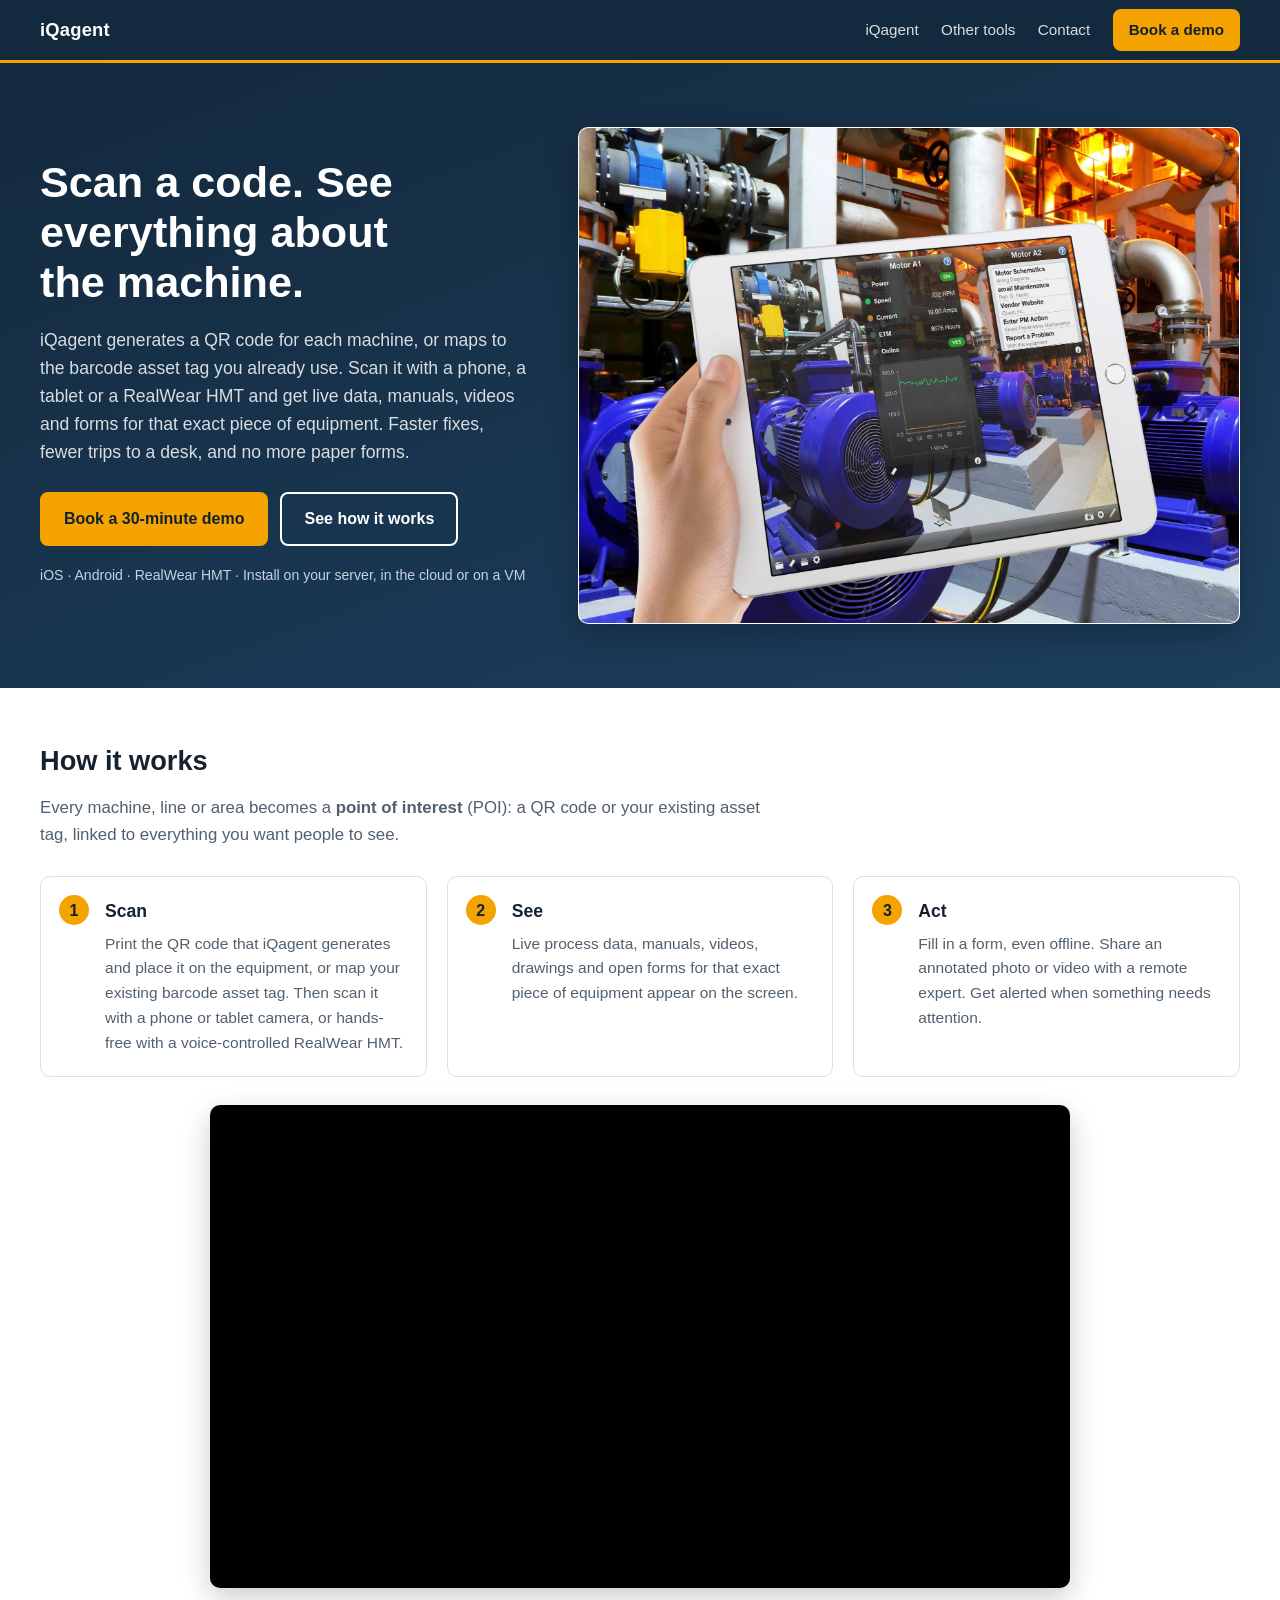
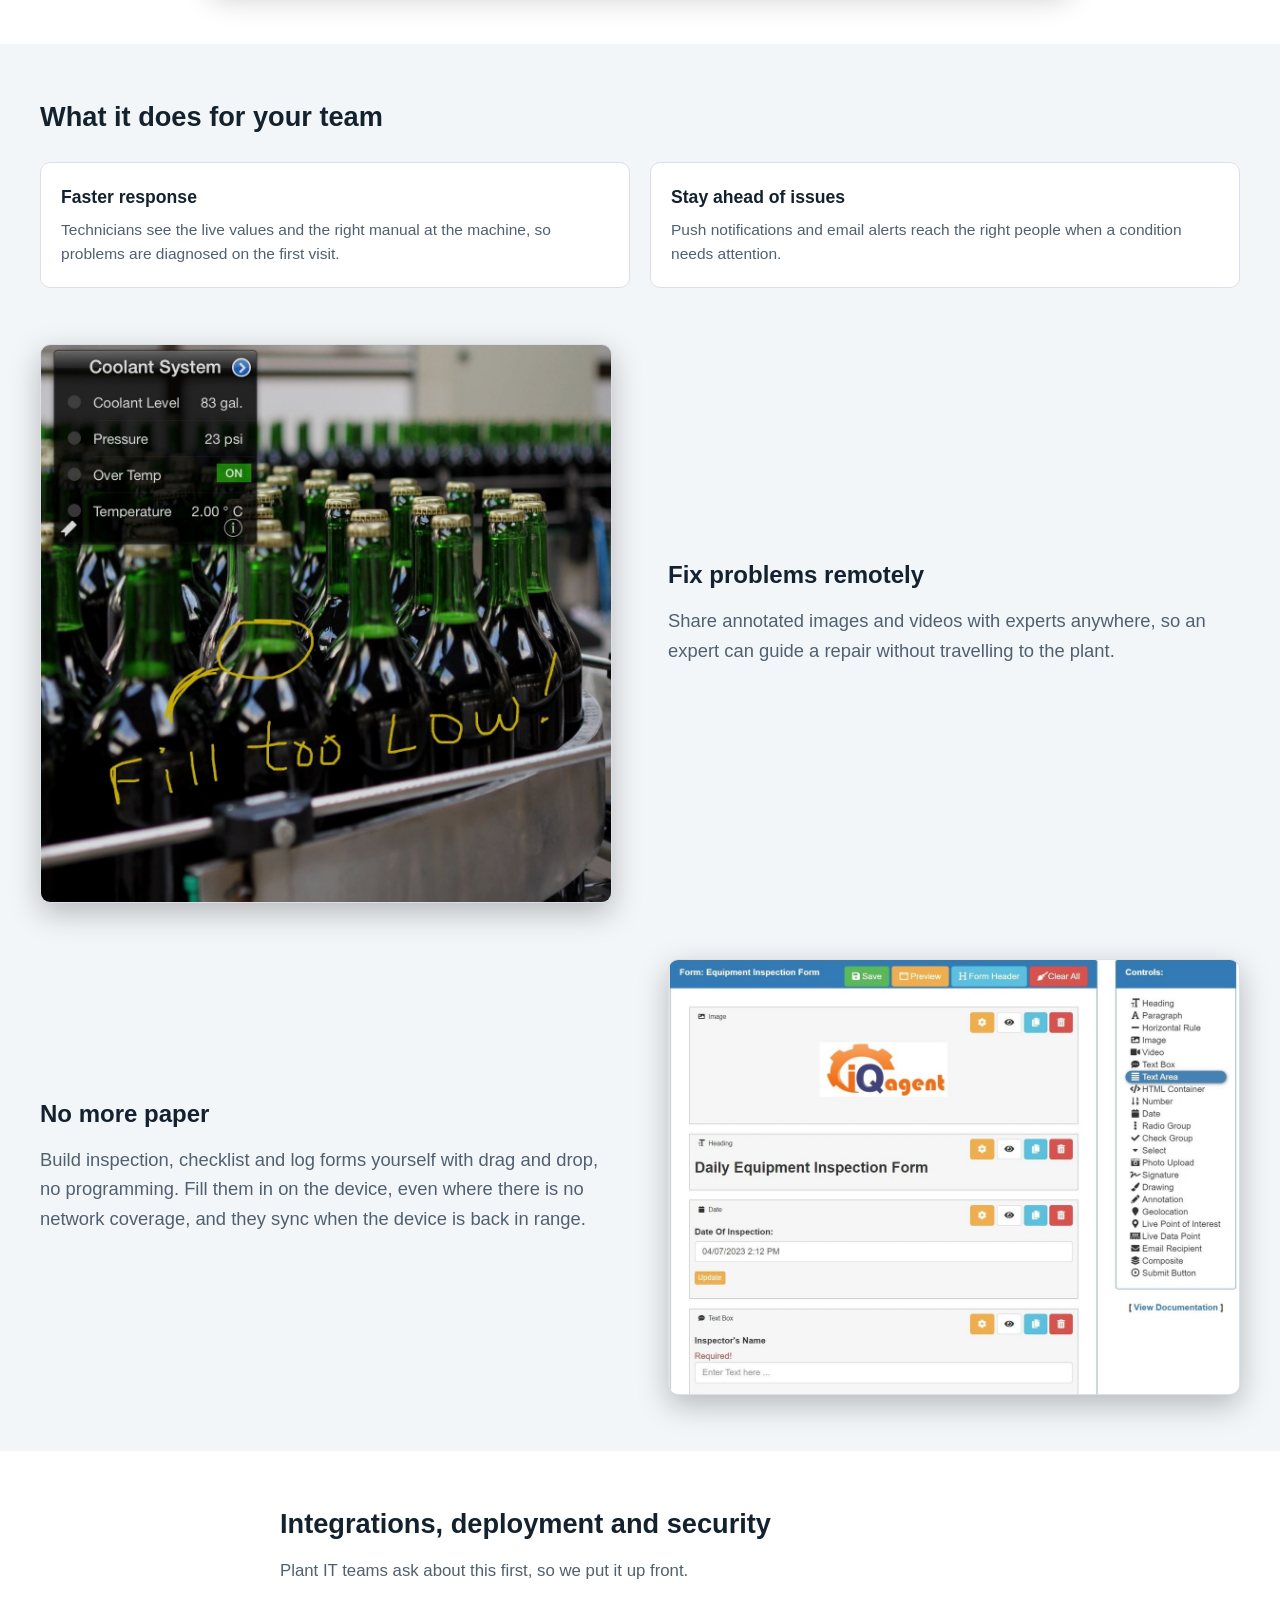
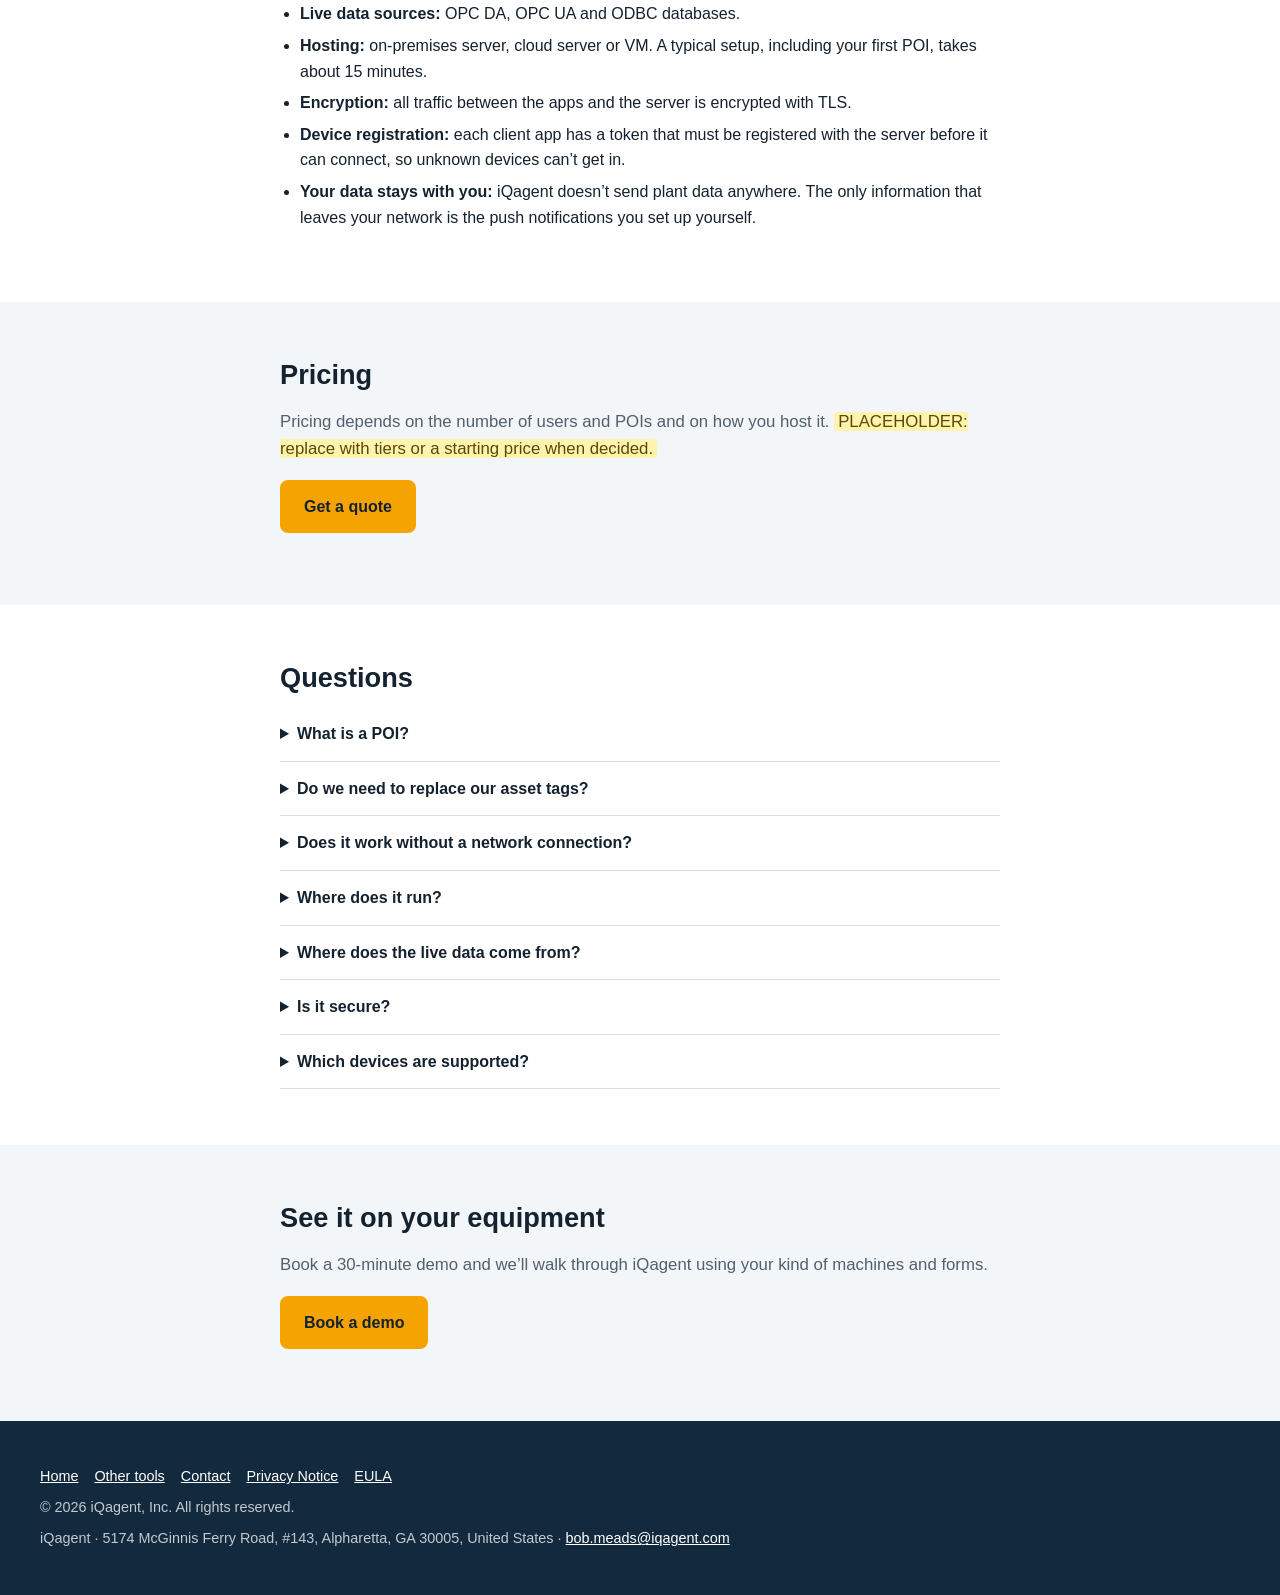
<file: main/iqagent/index.html>
<!doctype html>
<html lang="en">
<head>
<meta charset="utf-8">
<meta name="viewport" content="width=device-width, initial-scale=1">
<title>iQagent – Scan a Code. See Everything About the Machine.</title>
<meta name="description" content="iQagent gives plant staff instant access to live equipment data, manuals, videos and forms by scanning a QR code or asset tag. Works on iOS, Android and RealWear HMT.">
<link rel="canonical" href="https://iqagent.com/iqagent/">
<meta name="robots" content="index, follow">
<meta name="theme-color" content="#13293d">
<meta property="og:type" content="website">
<meta property="og:site_name" content="iQagent">
<meta property="og:title" content="iQagent – Scan a Code. See Everything About the Machine.">
<meta property="og:description" content="Instant access to live equipment data, manuals, videos and forms by scanning a code.">
<meta property="og:url" content="https://iqagent.com/iqagent/">
<meta property="og:image" content="https://iqagent.com/images/iqagent_demo.jpg">
<meta name="twitter:card" content="summary_large_image">
<link rel="stylesheet" href="../css/style.css">
<link rel="icon" href="/favicon.ico" sizes="any">
<link rel="icon" type="image/png" sizes="32x32" href="/images/favicon-32.png">
<link rel="icon" type="image/png" sizes="16x16" href="/images/favicon-16.png">
<link rel="apple-touch-icon" href="/images/apple-touch-icon.png">
</head>
<body>
<header class="site"><div class="wrap">
  <a class="logo" href="../index.html">iQagent</a>
  <nav class="main">
    <a href="index.html">iQagent</a>
    <a href="https://software.iqagent.com/">Other tools</a>
    <a href="../contact.html">Contact</a>
    <a class="btn" href="../contact.html#demo">Book a demo</a>
  </nav>
</div></header>

<div class="hero"><div class="wrap grid">
  <div>
    <h1>Scan a code. See everything about the machine.</h1>
    <p class="sub">iQagent generates a QR code for each machine, or maps to the barcode asset tag you already use. Scan it with a phone, a tablet or a RealWear HMT and get live data, manuals, videos and forms for that exact piece of equipment. Faster fixes, fewer trips to a desk, and no more paper forms.</p>
    <div class="cta"><a class="btn" href="../contact.html#demo">Book a 30-minute demo</a><a class="btn ghost" href="#how">See how it works</a></div>
    <p class="fine">iOS &middot; Android &middot; RealWear HMT &middot; Install on your server, in the cloud or on a VM</p>
  </div>
  <figure><img class="shot" src="../images/iqagent_demo.jpg" alt="A technician holding a tablet in front of industrial motors; the iQagent app overlays live speed, current and run-hour values, a trend chart, and links to schematics, maintenance email and a problem report form" width="1916" height="1437" fetchpriority="high"></figure>
</div></div>

<section id="how"><div class="wrap">
  <h2>How it works</h2>
  <p class="lead">Every machine, line or area becomes a <strong>point of interest</strong> (POI): a QR code or your existing asset tag, linked to everything you want people to see.</p>
  <div class="steps">
    <div class="step"><h3>Scan</h3><p>Print the QR code that iQagent generates and place it on the equipment, or map your existing barcode asset tag. Then scan it with a phone or tablet camera, or hands-free with a voice-controlled RealWear HMT.</p></div>
    <div class="step"><h3>See</h3><p>Live process data, manuals, videos, drawings and open forms for that exact piece of equipment appear on the screen.</p></div>
    <div class="step"><h3>Act</h3><p>Fill in a form, even offline. Share an annotated photo or video with a remote expert. Get alerted when something needs attention.</p></div>
  </div>
  <div class="video"><iframe src="https://www.youtube-nocookie.com/embed/3N2Gp5IkyQw" title="A quick look at iQagent App on the Plant Floor" allow="accelerometer; encrypted-media; gyroscope; picture-in-picture" allowfullscreen referrerpolicy="strict-origin-when-cross-origin"></iframe></div>
</div></section>

<section class="alt"><div class="wrap">
  <h2>What it does for your team</h2>
  <div class="cards">
    <div class="card"><h3>Faster response</h3><p>Technicians see the live values and the right manual at the machine, so problems are diagnosed on the first visit.</p></div>
    <div class="card"><h3>Stay ahead of issues</h3><p>Push notifications and email alerts reach the right people when a condition needs attention.</p></div>
  </div>
  <div class="split">
    <img class="shot" src="../images/iqagent_annotate.jpg" alt="The iQagent app on a tablet showing a bottling line with live coolant system values, and a hand-drawn circle and note reading Fill too low on one bottle" width="1200" height="1172" loading="lazy">
    <div>
      <h3>Fix problems remotely</h3>
      <p>Share annotated images and videos with experts anywhere, so an expert can guide a repair without travelling to the plant.</p>
    </div>
  </div>
  <div class="split">
    <div>
      <h3>No more paper</h3>
      <p>Build inspection, checklist and log forms yourself with drag and drop, no programming. Fill them in on the device, even where there is no network coverage, and they sync when the device is back in range.</p>
    </div>
    <img class="shot" src="../images/iqagent_form_builder.jpg" alt="The iQagent form designer building a Daily Equipment Inspection Form, with a list of controls such as heading, date, text box, photo upload, signature and annotation" width="1200" height="914" loading="lazy">
  </div>
</div></section>

<section><div class="wrap narrow">
  <h2>Integrations, deployment and security</h2>
  <p class="lead">Plant IT teams ask about this first, so we put it up front.</p>
  <ul class="plain">
    <li><strong>Live data sources:</strong> OPC DA, OPC UA and ODBC databases.</li>
    <li><strong>Hosting:</strong> on-premises server, cloud server or VM. A typical setup, including your first POI, takes about 15 minutes.</li>
    <li><strong>Encryption:</strong> all traffic between the apps and the server is encrypted with TLS.</li>
    <li><strong>Device registration:</strong> each client app has a token that must be registered with the server before it can connect, so unknown devices can&rsquo;t get in.</li>
    <li><strong>Your data stays with you:</strong> iQagent doesn&rsquo;t send plant data anywhere. The only information that leaves your network is the push notifications you set up yourself.</li>
  </ul>
</div></section>

<section class="alt"><div class="wrap narrow">
  <h2>Pricing</h2>
  <p class="lead">Pricing depends on the number of users and POIs and on how you host it. <span class="ph">PLACEHOLDER: replace with tiers or a starting price when decided.</span></p>
  <p><a class="btn" href="../contact.html#demo">Get a quote</a></p>
</div></section>

<section id="faq"><div class="wrap narrow">
  <h2>Questions</h2>
  <details><summary>What is a POI?</summary><p>A point of interest: a machine, line or area in your plant that you attach a QR code or asset tag to, with everything about it linked behind that tag.</p></details>
  <details><summary>Do we need to replace our asset tags?</summary><p>No. iQagent can map POIs to the asset tags you already use.</p></details>
  <details><summary>Does it work without a network connection?</summary><p>Forms can be completed offline and are uploaded when the device reconnects.</p></details>
  <details><summary>Where does it run?</summary><p>On your own server, a cloud server or a virtual machine.</p></details>
  <details><summary>Where does the live data come from?</summary><p>iQagent reads from OPC DA servers, OPC UA servers and ODBC databases.</p></details>
  <details><summary>Is it secure?</summary><p>Traffic between the apps and the server is encrypted with TLS. Each client app has a token that must be registered with the server before it can connect. iQagent doesn&rsquo;t send plant data to us or to anyone else. Only the push notifications you configure leave your network.</p></details>
  <details><summary>Which devices are supported?</summary><p>iOS and Android phones and tablets, and the RealWear HMT. Other smart glasses are not supported.</p></details>
</div></section>

<section class="alt"><div class="wrap narrow">
  <h2>See it on your equipment</h2>
  <p class="lead">Book a 30-minute demo and we&rsquo;ll walk through iQagent using your kind of machines and forms.</p>
  <p><a class="btn" href="../contact.html#demo">Book a demo</a></p>
</div></section>

<footer class="site"><div class="wrap">
  <p class="links"><a href="../index.html">Home</a><a href="https://software.iqagent.com/">Other tools</a><a href="../contact.html">Contact</a><a href="../privacy.html">Privacy Notice</a><a href="../eula.html">EULA</a></p>
  <p>&copy; 2026 iQagent, Inc. All rights reserved.</p>
  <p>iQagent &middot; 5174 McGinnis Ferry Road, #143, Alpharetta, GA 30005, United States &middot; <a href="mailto:bob.meads@iqagent.com">bob.meads@iqagent.com</a></p>
</div></footer>
</body>
</html>
</file>
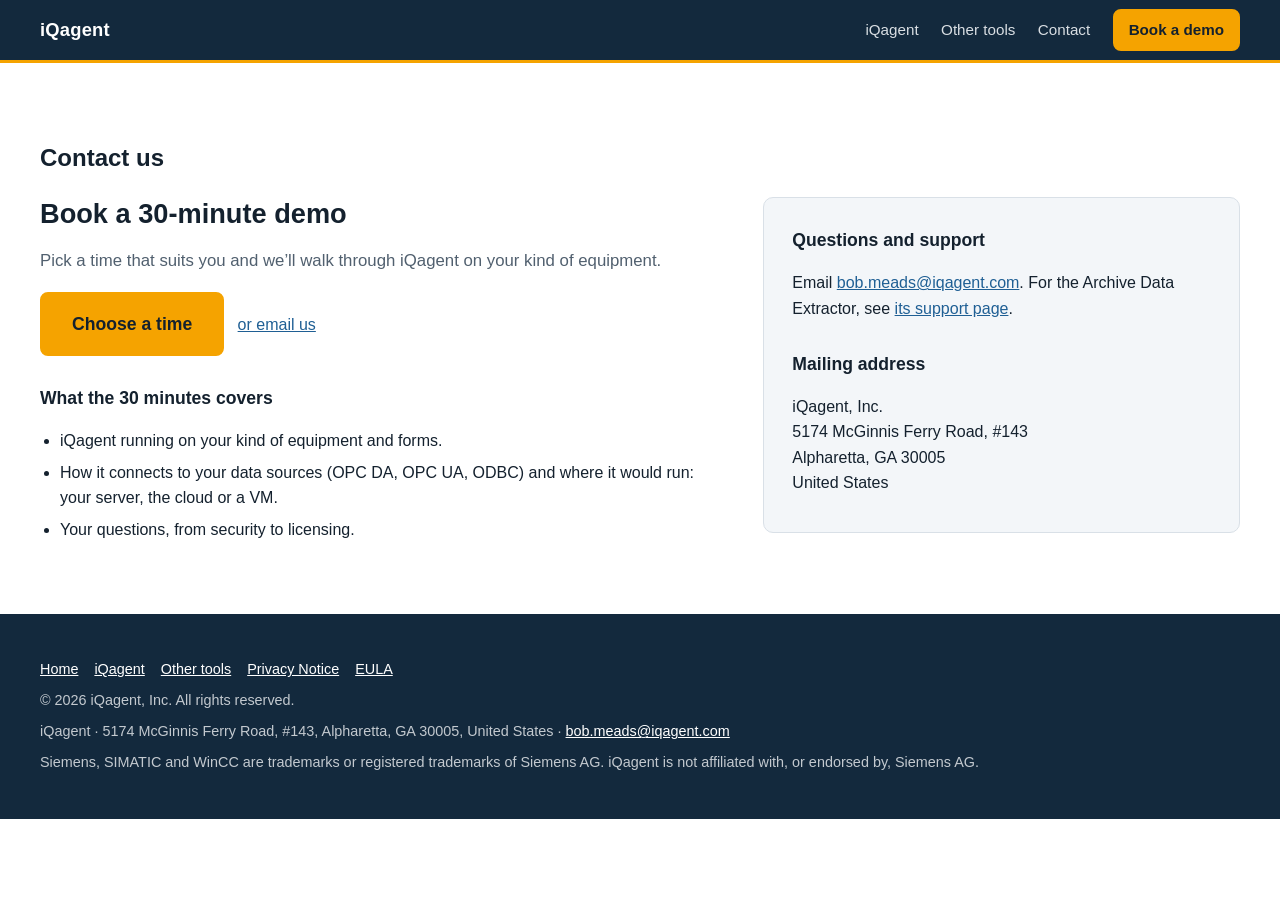
<file: main/contact.html>
<!doctype html>
<html lang="en">
<head>
<meta charset="utf-8">
<meta name="viewport" content="width=device-width, initial-scale=1">
<title>Contact iQagent – Book a Demo</title>
<meta name="description" content="Book a 30-minute iQagent demo or ask a question. Contact details for iQagent, Inc.">
<link rel="canonical" href="https://iqagent.com/contact.html">
<meta name="robots" content="index, follow">
<meta name="theme-color" content="#13293d">
<link rel="stylesheet" href="css/style.css">
<link rel="icon" href="/favicon.ico" sizes="any">
<link rel="icon" type="image/png" sizes="32x32" href="/images/favicon-32.png">
<link rel="icon" type="image/png" sizes="16x16" href="/images/favicon-16.png">
<link rel="apple-touch-icon" href="/images/apple-touch-icon.png">
</head>
<body>
<header class="site"><div class="wrap">
  <a class="logo" href="index.html">iQagent</a>
  <nav class="main">
    <a href="iqagent/index.html">iQagent</a>
    <a href="https://software.iqagent.com/">Other tools</a>
    <a href="contact.html">Contact</a>
    <a class="btn" href="contact.html#demo">Book a demo</a>
  </nav>
</div></header>

<section><div class="wrap">
  <h1>Contact us</h1>
  <div class="contact-grid">
    <div>
      <h2 id="demo">Book a 30-minute demo</h2>
      <p class="lead">Pick a time that suits you and we&rsquo;ll walk through iQagent on your kind of equipment.</p>
      <p><a class="btn large" href="https://calendly.com/bob-meads/30min" target="_blank" rel="noopener">Choose a time</a> &nbsp; <a href="mailto:bob.meads@iqagent.com?subject=iQagent%20demo%20request">or email us</a></p>
      <h3>What the 30 minutes covers</h3>
      <ul class="plain">
        <li>iQagent running on your kind of equipment and forms.</li>
        <li>How it connects to your data sources (OPC DA, OPC UA, ODBC) and where it would run: your server, the cloud or a VM.</li>
        <li>Your questions, from security to licensing.</li>
      </ul>
    </div>
    <aside class="contact-side">
      <h3>Questions and support</h3>
      <p>Email <a href="mailto:bob.meads@iqagent.com">bob.meads@iqagent.com</a>. For the Archive Data Extractor, see <a href="https://software.iqagent.com/support.html">its support page</a>.</p>
      <h3>Mailing address</h3>
      <p>iQagent, Inc.<br>5174 McGinnis Ferry Road, #143<br>Alpharetta, GA 30005<br>United States</p>
    </aside>
  </div>
</div></section>

<footer class="site"><div class="wrap">
  <p class="links"><a href="index.html">Home</a><a href="iqagent/index.html">iQagent</a><a href="https://software.iqagent.com/">Other tools</a><a href="privacy.html">Privacy Notice</a><a href="eula.html">EULA</a></p>
  <p>&copy; 2026 iQagent, Inc. All rights reserved.</p>
  <p>iQagent &middot; 5174 McGinnis Ferry Road, #143, Alpharetta, GA 30005, United States &middot; <a href="mailto:bob.meads@iqagent.com">bob.meads@iqagent.com</a></p>
  <p>Siemens, SIMATIC and WinCC are trademarks or registered trademarks of Siemens AG. iQagent is not affiliated with, or endorsed by, Siemens AG.</p>
</div></footer>
</body>
</html>
</file>
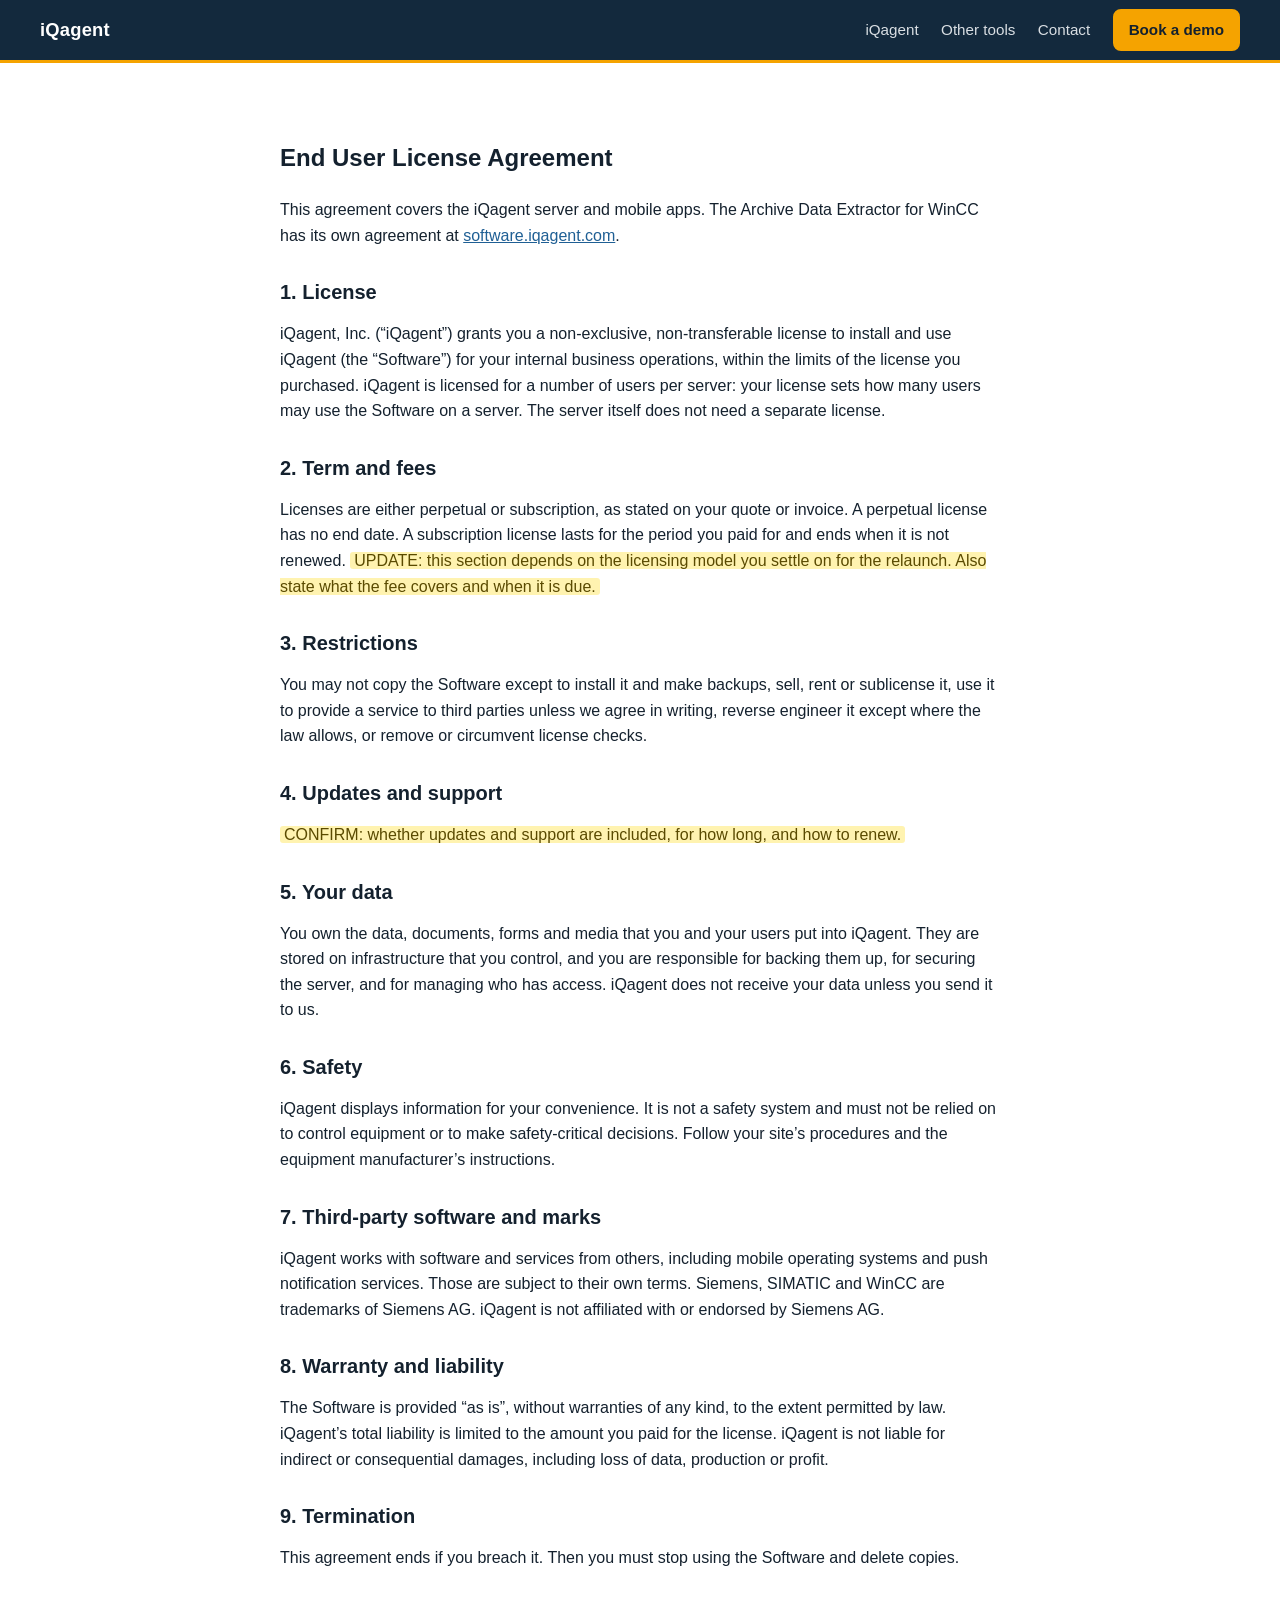
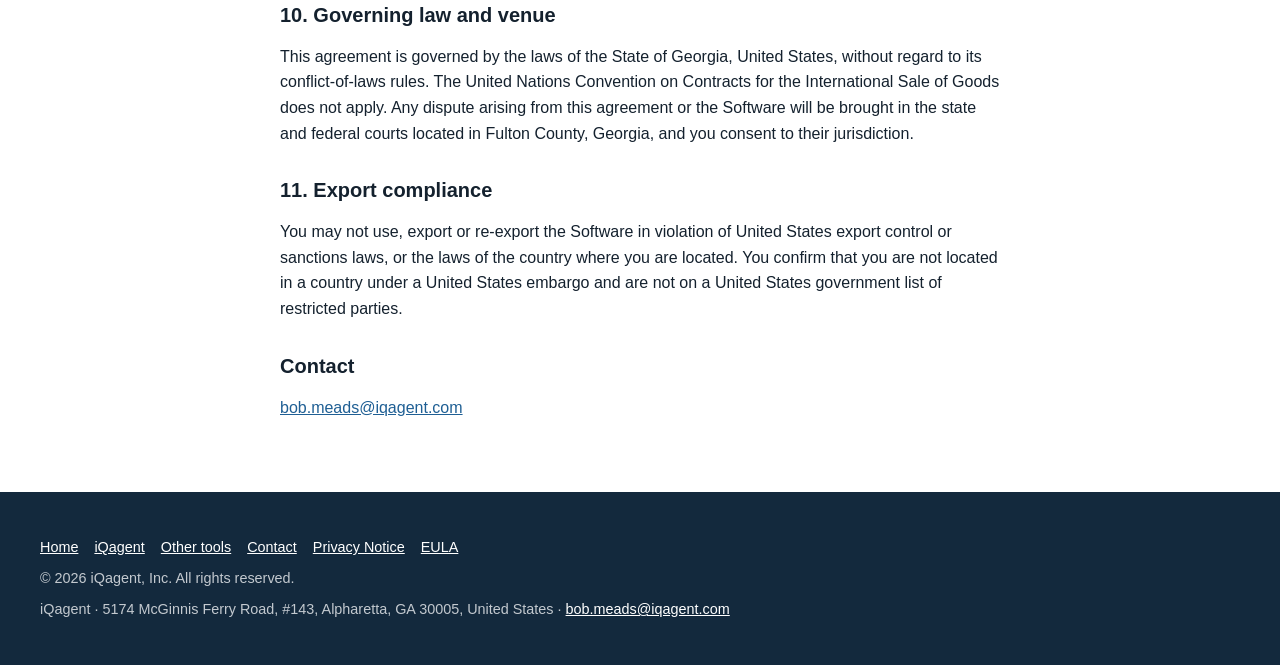
<file: main/eula.html>
<!doctype html>
<html lang="en">
<head>
<meta charset="utf-8">
<meta name="viewport" content="width=device-width, initial-scale=1">
<title>End User License Agreement | iQagent</title>
<meta name="description" content="End user license agreement for the iQagent software.">
<link rel="canonical" href="https://iqagent.com/eula.html">
<meta name="robots" content="index, follow">
<link rel="stylesheet" href="css/style.css">
<link rel="icon" href="/favicon.ico" sizes="any">
<link rel="icon" type="image/png" sizes="32x32" href="/images/favicon-32.png">
<link rel="icon" type="image/png" sizes="16x16" href="/images/favicon-16.png">
<link rel="apple-touch-icon" href="/images/apple-touch-icon.png">
</head>
<body>
<header class="site"><div class="wrap">
  <a class="logo" href="index.html">iQagent</a>
  <nav class="main">
    <a href="iqagent/index.html">iQagent</a>
    <a href="https://software.iqagent.com/">Other tools</a>
    <a href="contact.html">Contact</a>
    <a class="btn" href="contact.html#demo">Book a demo</a>
  </nav>
</div></header>

<section class="legal"><div class="wrap narrow">
  <h1>End User License Agreement</h1>
  <p>This agreement covers the iQagent server and mobile apps. The Archive Data Extractor for WinCC has its own agreement at <a href="https://software.iqagent.com/eula.html">software.iqagent.com</a>.</p>

  <h2>1. License</h2>
  <p>iQagent, Inc. (&ldquo;iQagent&rdquo;) grants you a non-exclusive, non-transferable license to install and use iQagent (the &ldquo;Software&rdquo;) for your internal business operations, within the limits of the license you purchased. iQagent is licensed for a number of users per server: your license sets how many users may use the Software on a server. The server itself does not need a separate license.</p>

  <h2>2. Term and fees</h2>
  <p>Licenses are either perpetual or subscription, as stated on your quote or invoice. A perpetual license has no end date. A subscription license lasts for the period you paid for and ends when it is not renewed. <span class="ph">UPDATE: this section depends on the licensing model you settle on for the relaunch. Also state what the fee covers and when it is due.</span></p>

  <h2>3. Restrictions</h2>
  <p>You may not copy the Software except to install it and make backups, sell, rent or sublicense it, use it to provide a service to third parties unless we agree in writing, reverse engineer it except where the law allows, or remove or circumvent license checks.</p>

  <h2>4. Updates and support</h2>
  <p><span class="ph">CONFIRM: whether updates and support are included, for how long, and how to renew.</span></p>

  <h2>5. Your data</h2>
  <p>You own the data, documents, forms and media that you and your users put into iQagent. They are stored on infrastructure that you control, and you are responsible for backing them up, for securing the server, and for managing who has access. iQagent does not receive your data unless you send it to us.</p>

  <h2>6. Safety</h2>
  <p>iQagent displays information for your convenience. It is not a safety system and must not be relied on to control equipment or to make safety-critical decisions. Follow your site&rsquo;s procedures and the equipment manufacturer&rsquo;s instructions.</p>

  <h2>7. Third-party software and marks</h2>
  <p>iQagent works with software and services from others, including mobile operating systems and push notification services. Those are subject to their own terms. Siemens, SIMATIC and WinCC are trademarks of Siemens AG. iQagent is not affiliated with or endorsed by Siemens AG.</p>

  <h2>8. Warranty and liability</h2>
  <p>The Software is provided &ldquo;as is&rdquo;, without warranties of any kind, to the extent permitted by law. iQagent&rsquo;s total liability is limited to the amount you paid for the license. iQagent is not liable for indirect or consequential damages, including loss of data, production or profit.</p>

  <h2>9. Termination</h2>
  <p>This agreement ends if you breach it. Then you must stop using the Software and delete copies.</p>

  <h2>10. Governing law and venue</h2>
  <p>This agreement is governed by the laws of the State of Georgia, United States, without regard to its conflict-of-laws rules. The United Nations Convention on Contracts for the International Sale of Goods does not apply. Any dispute arising from this agreement or the Software will be brought in the state and federal courts located in Fulton County, Georgia, and you consent to their jurisdiction.</p>

  <h2>11. Export compliance</h2>
  <p>You may not use, export or re-export the Software in violation of United States export control or sanctions laws, or the laws of the country where you are located. You confirm that you are not located in a country under a United States embargo and are not on a United States government list of restricted parties.</p>

  <h2>Contact</h2>
  <p><a href="mailto:bob.meads@iqagent.com">bob.meads@iqagent.com</a></p>
</div></section>

<footer class="site"><div class="wrap">
  <p class="links"><a href="index.html">Home</a><a href="iqagent/index.html">iQagent</a><a href="https://software.iqagent.com/">Other tools</a><a href="contact.html">Contact</a><a href="privacy.html">Privacy Notice</a><a href="eula.html">EULA</a></p>
  <p>&copy; 2026 iQagent, Inc. All rights reserved.</p>
  <p>iQagent &middot; 5174 McGinnis Ferry Road, #143, Alpharetta, GA 30005, United States &middot; <a href="mailto:bob.meads@iqagent.com">bob.meads@iqagent.com</a></p>
</div></footer>
</body>
</html>
</file>
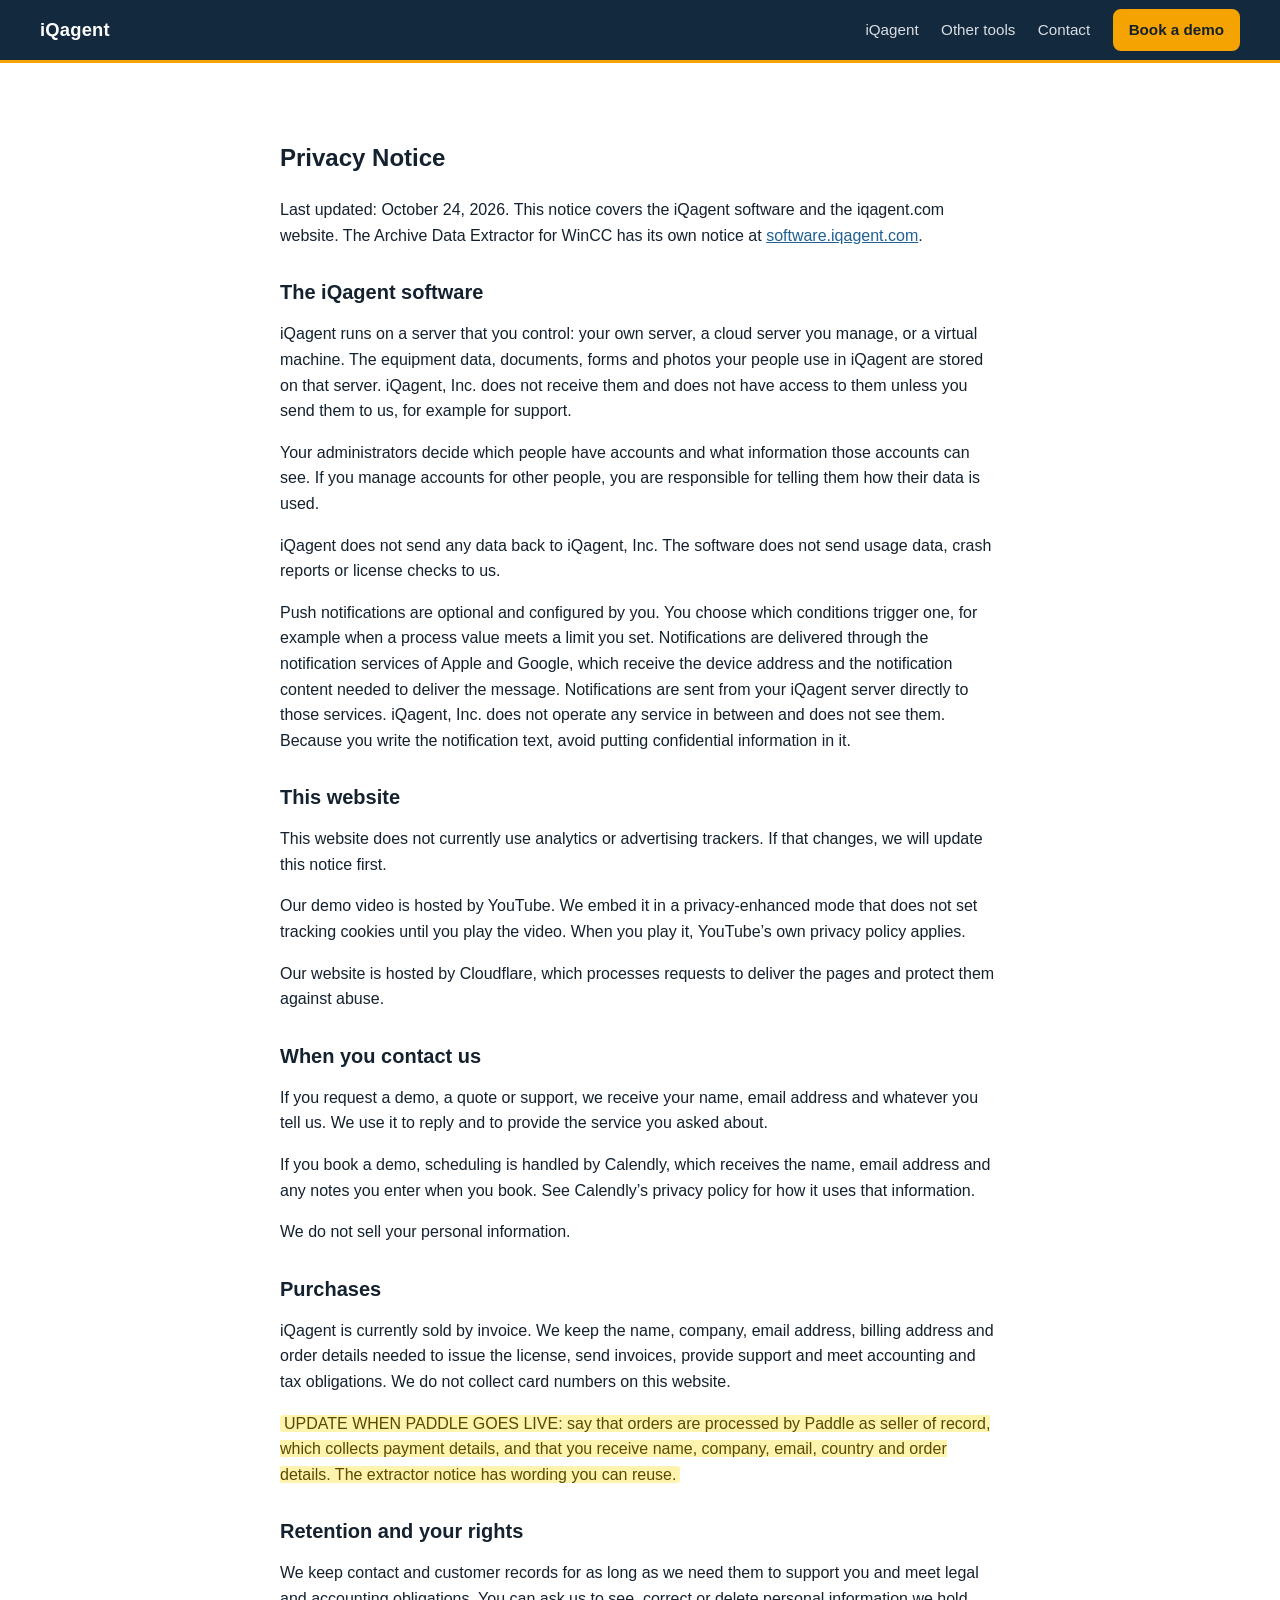
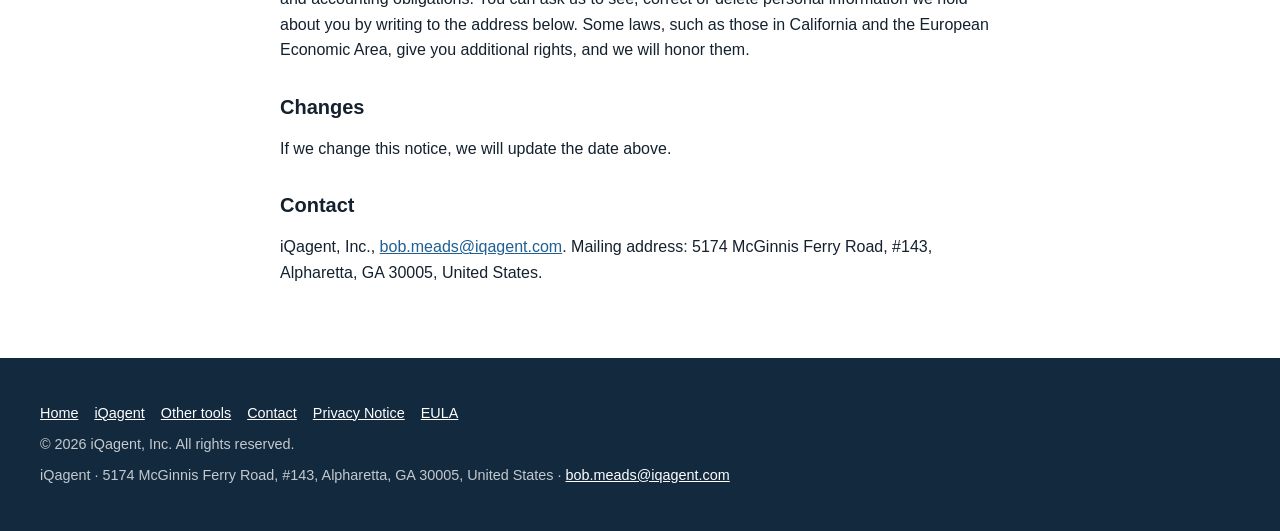
<file: main/privacy.html>
<!doctype html>
<html lang="en">
<head>
<meta charset="utf-8">
<meta name="viewport" content="width=device-width, initial-scale=1">
<title>Privacy Notice | iQagent</title>
<meta name="description" content="Privacy notice for iQagent and the iqagent.com website.">
<link rel="canonical" href="https://iqagent.com/privacy.html">
<meta name="robots" content="index, follow">
<link rel="stylesheet" href="css/style.css">
<link rel="icon" href="/favicon.ico" sizes="any">
<link rel="icon" type="image/png" sizes="32x32" href="/images/favicon-32.png">
<link rel="icon" type="image/png" sizes="16x16" href="/images/favicon-16.png">
<link rel="apple-touch-icon" href="/images/apple-touch-icon.png">
</head>
<body>
<header class="site"><div class="wrap">
  <a class="logo" href="index.html">iQagent</a>
  <nav class="main">
    <a href="iqagent/index.html">iQagent</a>
    <a href="https://software.iqagent.com/">Other tools</a>
    <a href="contact.html">Contact</a>
    <a class="btn" href="contact.html#demo">Book a demo</a>
  </nav>
</div></header>

<section class="legal"><div class="wrap narrow">
  <h1>Privacy Notice</h1>
  <p>Last updated: October 24, 2026. This notice covers the iQagent software and the iqagent.com website. The Archive Data Extractor for WinCC has its own notice at <a href="https://software.iqagent.com/privacy.html">software.iqagent.com</a>.</p>

  <h2>The iQagent software</h2>
  <p>iQagent runs on a server that you control: your own server, a cloud server you manage, or a virtual machine. The equipment data, documents, forms and photos your people use in iQagent are stored on that server. iQagent, Inc. does not receive them and does not have access to them unless you send them to us, for example for support.</p>
  <p>Your administrators decide which people have accounts and what information those accounts can see. If you manage accounts for other people, you are responsible for telling them how their data is used.</p>
  <p>iQagent does not send any data back to iQagent, Inc. The software does not send usage data, crash reports or license checks to us.</p>
  <p>Push notifications are optional and configured by you. You choose which conditions trigger one, for example when a process value meets a limit you set. Notifications are delivered through the notification services of Apple and Google, which receive the device address and the notification content needed to deliver the message. Notifications are sent from your iQagent server directly to those services. iQagent, Inc. does not operate any service in between and does not see them. Because you write the notification text, avoid putting confidential information in it.</p>

  <h2>This website</h2>
  <p>This website does not currently use analytics or advertising trackers. If that changes, we will update this notice first.</p>
  <p>Our demo video is hosted by YouTube. We embed it in a privacy-enhanced mode that does not set tracking cookies until you play the video. When you play it, YouTube&rsquo;s own privacy policy applies.</p>
  <p>Our website is hosted by Cloudflare, which processes requests to deliver the pages and protect them against abuse.</p>

  <h2>When you contact us</h2>
  <p>If you request a demo, a quote or support, we receive your name, email address and whatever you tell us. We use it to reply and to provide the service you asked about.</p>
  <p>If you book a demo, scheduling is handled by Calendly, which receives the name, email address and any notes you enter when you book. See Calendly&rsquo;s privacy policy for how it uses that information.</p>
  <p>We do not sell your personal information.</p>

  <h2>Purchases</h2>
  <p>iQagent is currently sold by invoice. We keep the name, company, email address, billing address and order details needed to issue the license, send invoices, provide support and meet accounting and tax obligations. We do not collect card numbers on this website.</p>
  <p><span class="ph">UPDATE WHEN PADDLE GOES LIVE: say that orders are processed by Paddle as seller of record, which collects payment details, and that you receive name, company, email, country and order details. The extractor notice has wording you can reuse.</span></p>

  <h2>Retention and your rights</h2>
  <p>We keep contact and customer records for as long as we need them to support you and meet legal and accounting obligations. You can ask us to see, correct or delete personal information we hold about you by writing to the address below. Some laws, such as those in California and the European Economic Area, give you additional rights, and we will honor them.</p>

  <h2>Changes</h2>
  <p>If we change this notice, we will update the date above.</p>

  <h2>Contact</h2>
  <p>iQagent, Inc., <a href="mailto:bob.meads@iqagent.com">bob.meads@iqagent.com</a>. Mailing address: 5174 McGinnis Ferry Road, #143, Alpharetta, GA 30005, United States.</p>
</div></section>

<footer class="site"><div class="wrap">
  <p class="links"><a href="index.html">Home</a><a href="iqagent/index.html">iQagent</a><a href="https://software.iqagent.com/">Other tools</a><a href="contact.html">Contact</a><a href="privacy.html">Privacy Notice</a><a href="eula.html">EULA</a></p>
  <p>&copy; 2026 iQagent, Inc. All rights reserved.</p>
  <p>iQagent &middot; 5174 McGinnis Ferry Road, #143, Alpharetta, GA 30005, United States &middot; <a href="mailto:bob.meads@iqagent.com">bob.meads@iqagent.com</a></p>
</div></footer>
</body>
</html>
</file>
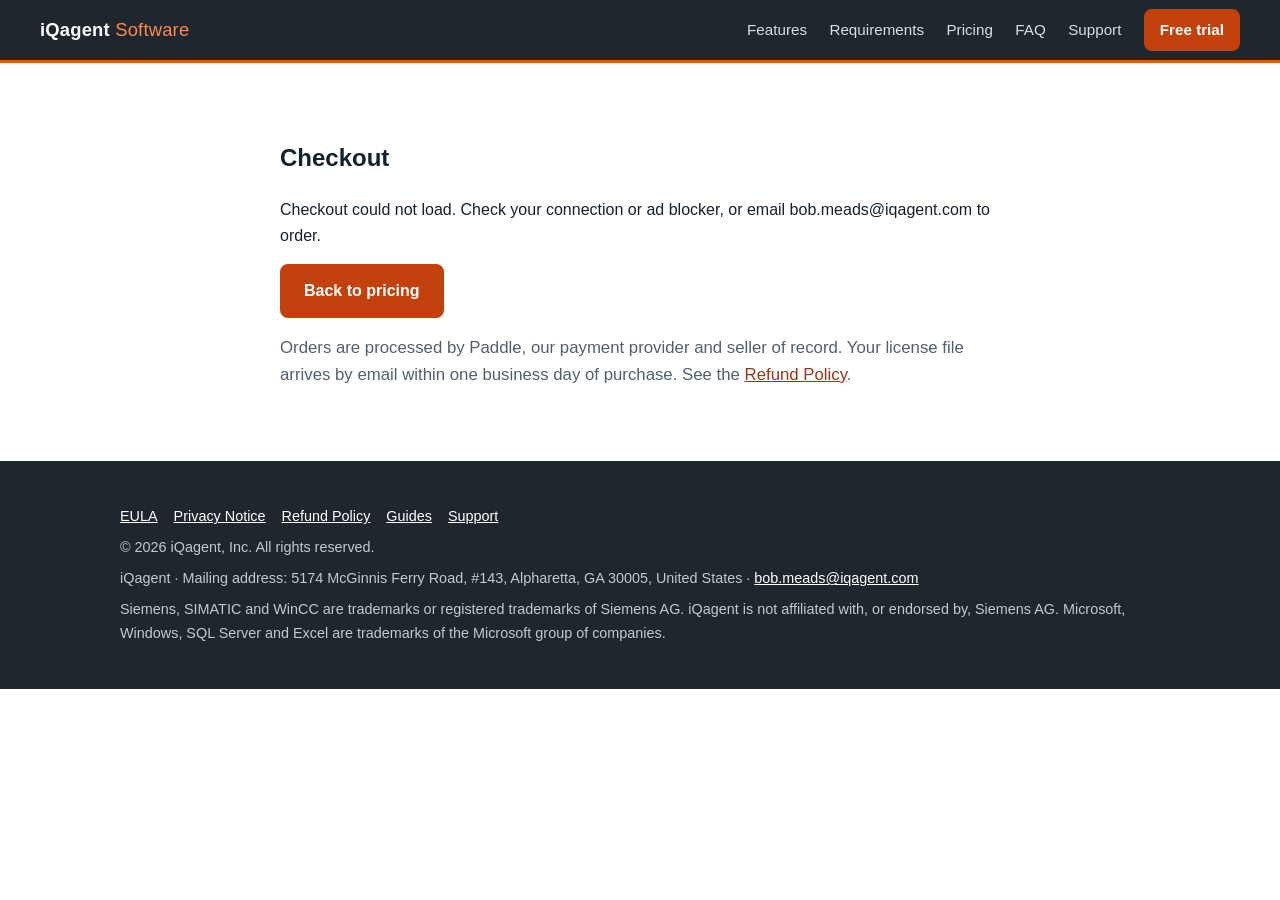
<file: software/buy.html>
<!doctype html>
<html lang="en">
<head>
<meta charset="utf-8">
<meta name="viewport" content="width=device-width, initial-scale=1">
<link rel="icon" href="favicon.ico" sizes="any">
<link rel="icon" type="image/png" sizes="32x32" href="images/favicon-32.png">
<link rel="icon" type="image/png" sizes="16x16" href="images/favicon-16.png">
<title>Buy Archive Data Extractor for WinCC | iQagent</title>
<meta name="robots" content="noindex">
<link rel="stylesheet" href="css/style.css">
<script src="https://cdn.paddle.com/paddle/v2/paddle.js"></script>
</head>
<body>

<header class="site"><div class="wrap">
  <a class="logo" href="index.html">iQagent <span>Software</span></a>
  <nav class="main">
    <a href="index.html#features">Features</a>
    <a href="index.html#requirements">Requirements</a>
    <a href="index.html#pricing">Pricing</a>
    <a href="index.html#faq">FAQ</a>
    <a href="support.html">Support</a>
    <a class="btn" href="index.html#download">Free trial</a>
  </nav>
</div></header>

<section><div class="wrap narrow">
  <h1>Checkout</h1>
  <p id="status">Opening checkout&hellip;</p>
  <form class="order" id="order" hidden>
    <label>Your name<input type="text" name="name" autocomplete="name" required><small>The person the license is issued to.</small></label>
    <label>Company<input type="text" name="company" autocomplete="organization" required><small>Self-employed? Enter your own name.</small></label>
    <label>Email<input type="email" name="email" autocomplete="email" required><small>Your license file is sent here.</small></label>
    <button class="btn" type="submit">Continue to payment</button>
  </form>
  <noscript><p>Checkout needs JavaScript. To order without it, email <a href="mailto:bob.meads@iqagent.com?subject=Archive%20Extractor%20order">bob.meads@iqagent.com</a>.</p></noscript>
  <p><a class="btn" id="retry" href="index.html#pricing">Back to pricing</a></p>
  <p class="lead">Orders are processed by Paddle, our payment provider and seller of record. Your license file arrives by email within one business day of purchase. See the <a href="refund.html">Refund Policy</a>.</p>
</div></section>

<footer class="site"><div class="wrap">
  <p class="links"><a href="eula.html">EULA</a><a href="privacy.html">Privacy Notice</a><a href="refund.html">Refund Policy</a><a href="guides/export-wincc-tag-logging-to-csv.html">Guides</a><a href="support.html">Support</a></p>
  <p>&copy; 2026 iQagent, Inc. All rights reserved.</p>
  <p>iQagent &middot; Mailing address: 5174 McGinnis Ferry Road, #143, Alpharetta, GA 30005, United States &middot; <a href="mailto:bob.meads@iqagent.com">bob.meads@iqagent.com</a></p>
  <p>Siemens, SIMATIC and WinCC are trademarks or registered trademarks of Siemens AG. iQagent is not affiliated with, or endorsed by, Siemens AG. Microsoft, Windows, SQL Server and Excel are trademarks of the Microsoft group of companies.</p>
</div></footer>

<script>
(function () {
  // Client-side token from Paddle: Developer Tools > Authentication > Client-side tokens.
  var TOKEN = "live_654abe3f975a30ec10ce179c6ee";

  // Plans sold from the pricing section: buy.html?plan=<key>
  var PLANS = {
    pass: "pri_01m5m86vbsdhx7wc7f18290arh",       // Project Pass
    single: "pri_01m5m88xaxr281sj5dgj5dmy67",     // Single User
    integrator: "pri_01m5m8b43n1x8sb6npp7m91qjz"  // Integrator Pack
  };

  var status = document.getElementById("status");
  var form = document.getElementById("order");
  var retry = document.getElementById("retry");
  var params = new URLSearchParams(location.search);
  var plan = params.get("plan");

  if (typeof Paddle === "undefined") {
    status.textContent = "Checkout could not load. Check your connection or ad blocker, or email bob.meads@iqagent.com to order.";
    return;
  }

  if (TOKEN.indexOf("PASTE_") === 0) {
    status.textContent = "Checkout is not configured yet.";
    return;
  }

  if (TOKEN.indexOf("test_") === 0) { Paddle.Environment.set("sandbox"); }

  Paddle.Initialize({
    token: TOKEN,
    eventCallback: function (e) {
      if (e.name === "checkout.completed") {
        status.textContent = "Thank you. Your license file will arrive by email within one business day.";
        form.hidden = true;
      } else if (e.name === "checkout.closed") {
        status.textContent = "Checkout closed. You can continue to payment again or go back to pricing.";
        retry.hidden = false;
      }
    }
  });

  // A Paddle checkout link (?_ptxn=...) opens by itself once Paddle.js is initialized.
  if (params.get("_ptxn")) { return; }

  if (plan && PLANS[plan]) {
    var open = function () {
      var f = form.elements;
      Paddle.Checkout.open({
        items: [{ priceId: PLANS[plan], quantity: 1 }],
        customer: { email: f.email.value.trim() },
        customData: { name: f.name.value.trim(), company: f.company.value.trim(), plan: plan }
      });
    };
    status.textContent = "Tell us who the license is for, then continue to payment.";
    form.hidden = false;
    retry.hidden = true;
    form.addEventListener("submit", function (ev) { ev.preventDefault(); open(); });
  } else {
    status.textContent = "Choose a license on the pricing page.";
  }
})();
</script>
</body>
</html>
</file>
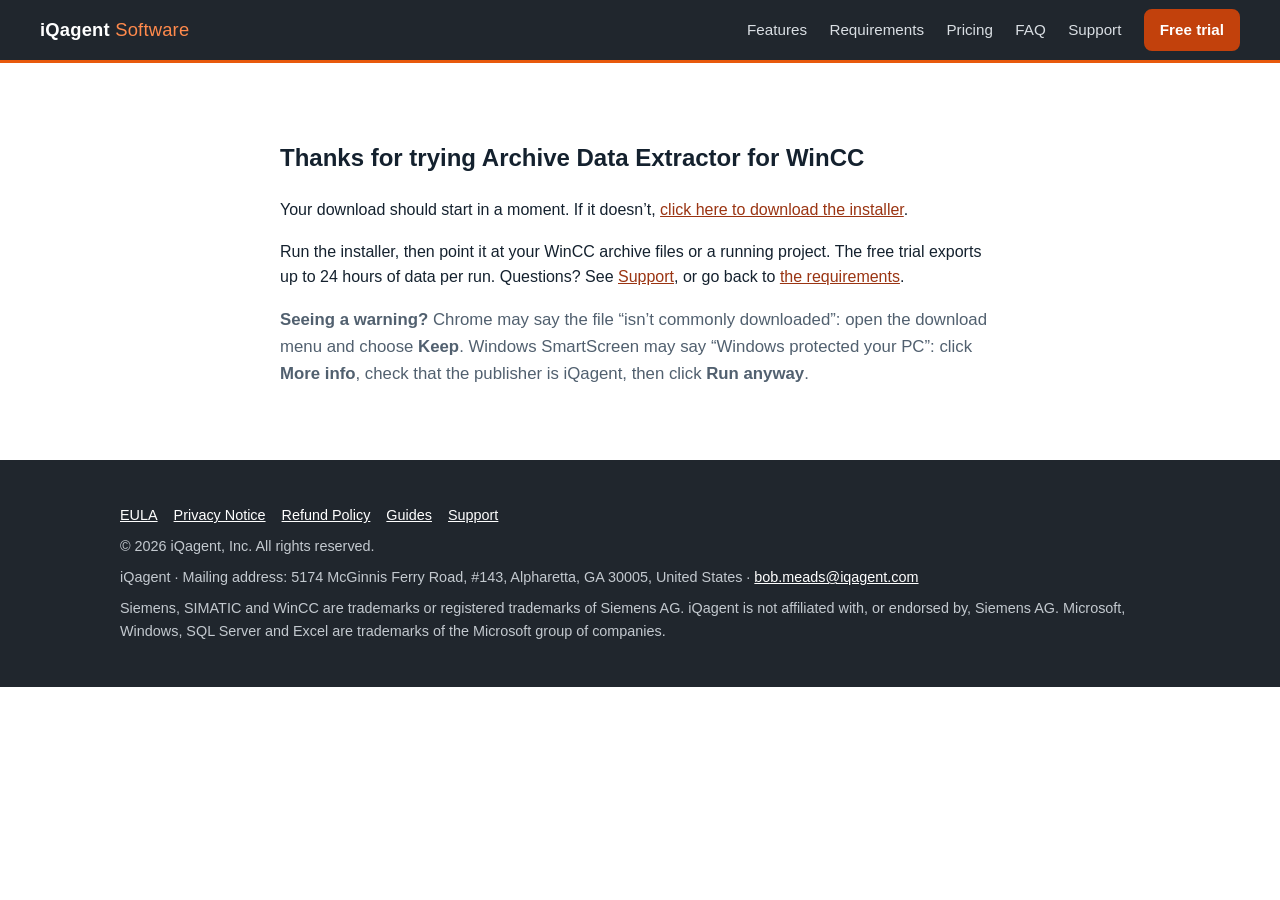
<file: software/download.html>
<!doctype html>
<html lang="en">
<head>
<meta charset="utf-8">
<meta name="viewport" content="width=device-width, initial-scale=1">
<link rel="icon" href="favicon.ico" sizes="any">
<link rel="icon" type="image/png" sizes="32x32" href="images/favicon-32.png">
<link rel="icon" type="image/png" sizes="16x16" href="images/favicon-16.png">
<title>Downloading Archive Data Extractor for WinCC | iQagent</title>
<meta name="robots" content="noindex">
<link rel="stylesheet" href="css/style.css">
<meta http-equiv="refresh" content="1;url=downloads/ArchiveDataExtractorForWinCC-Setup-1.0.2.0.exe">
</head>
<body>

<header class="site"><div class="wrap">
  <a class="logo" href="index.html">iQagent <span>Software</span></a>
  <nav class="main">
    <a href="index.html#features">Features</a>
    <a href="index.html#requirements">Requirements</a>
    <a href="index.html#pricing">Pricing</a>
    <a href="index.html#faq">FAQ</a>
    <a href="support.html">Support</a>
    <a class="btn" href="index.html#download">Free trial</a>
  </nav>
</div></header>

<section><div class="wrap narrow">
  <h1>Thanks for trying Archive Data Extractor for WinCC</h1>
  <p>Your download should start in a moment. If it doesn&rsquo;t, <a href="downloads/ArchiveDataExtractorForWinCC-Setup-1.0.2.0.exe" download>click here to download the installer</a>.</p>
  <p>Run the installer, then point it at your WinCC archive files or a running project. The free trial exports up to 24 hours of data per run. Questions? See <a href="support.html">Support</a>, or go back to <a href="index.html#requirements">the requirements</a>.</p>
  <p class="lead"><strong>Seeing a warning?</strong> Chrome may say the file &ldquo;isn&rsquo;t commonly downloaded&rdquo;: open the download menu and choose <strong>Keep</strong>. Windows SmartScreen may say &ldquo;Windows protected your PC&rdquo;: click <strong>More info</strong>, check that the publisher is iQagent, then click <strong>Run anyway</strong>.</p>
</div></section>
<footer class="site"><div class="wrap">
  <p class="links"><a href="eula.html">EULA</a><a href="privacy.html">Privacy Notice</a><a href="refund.html">Refund Policy</a><a href="guides/export-wincc-tag-logging-to-csv.html">Guides</a><a href="support.html">Support</a></p>
  <p>&copy; 2026 iQagent, Inc. All rights reserved.</p>
  <p>iQagent &middot; Mailing address: 5174 McGinnis Ferry Road, #143, Alpharetta, GA 30005, United States &middot; <a href="mailto:bob.meads@iqagent.com">bob.meads@iqagent.com</a></p>
  <p>Siemens, SIMATIC and WinCC are trademarks or registered trademarks of Siemens AG. iQagent is not affiliated with, or endorsed by, Siemens AG. Microsoft, Windows, SQL Server and Excel are trademarks of the Microsoft group of companies.</p>
</div></footer>
</body>
</html>
</file>
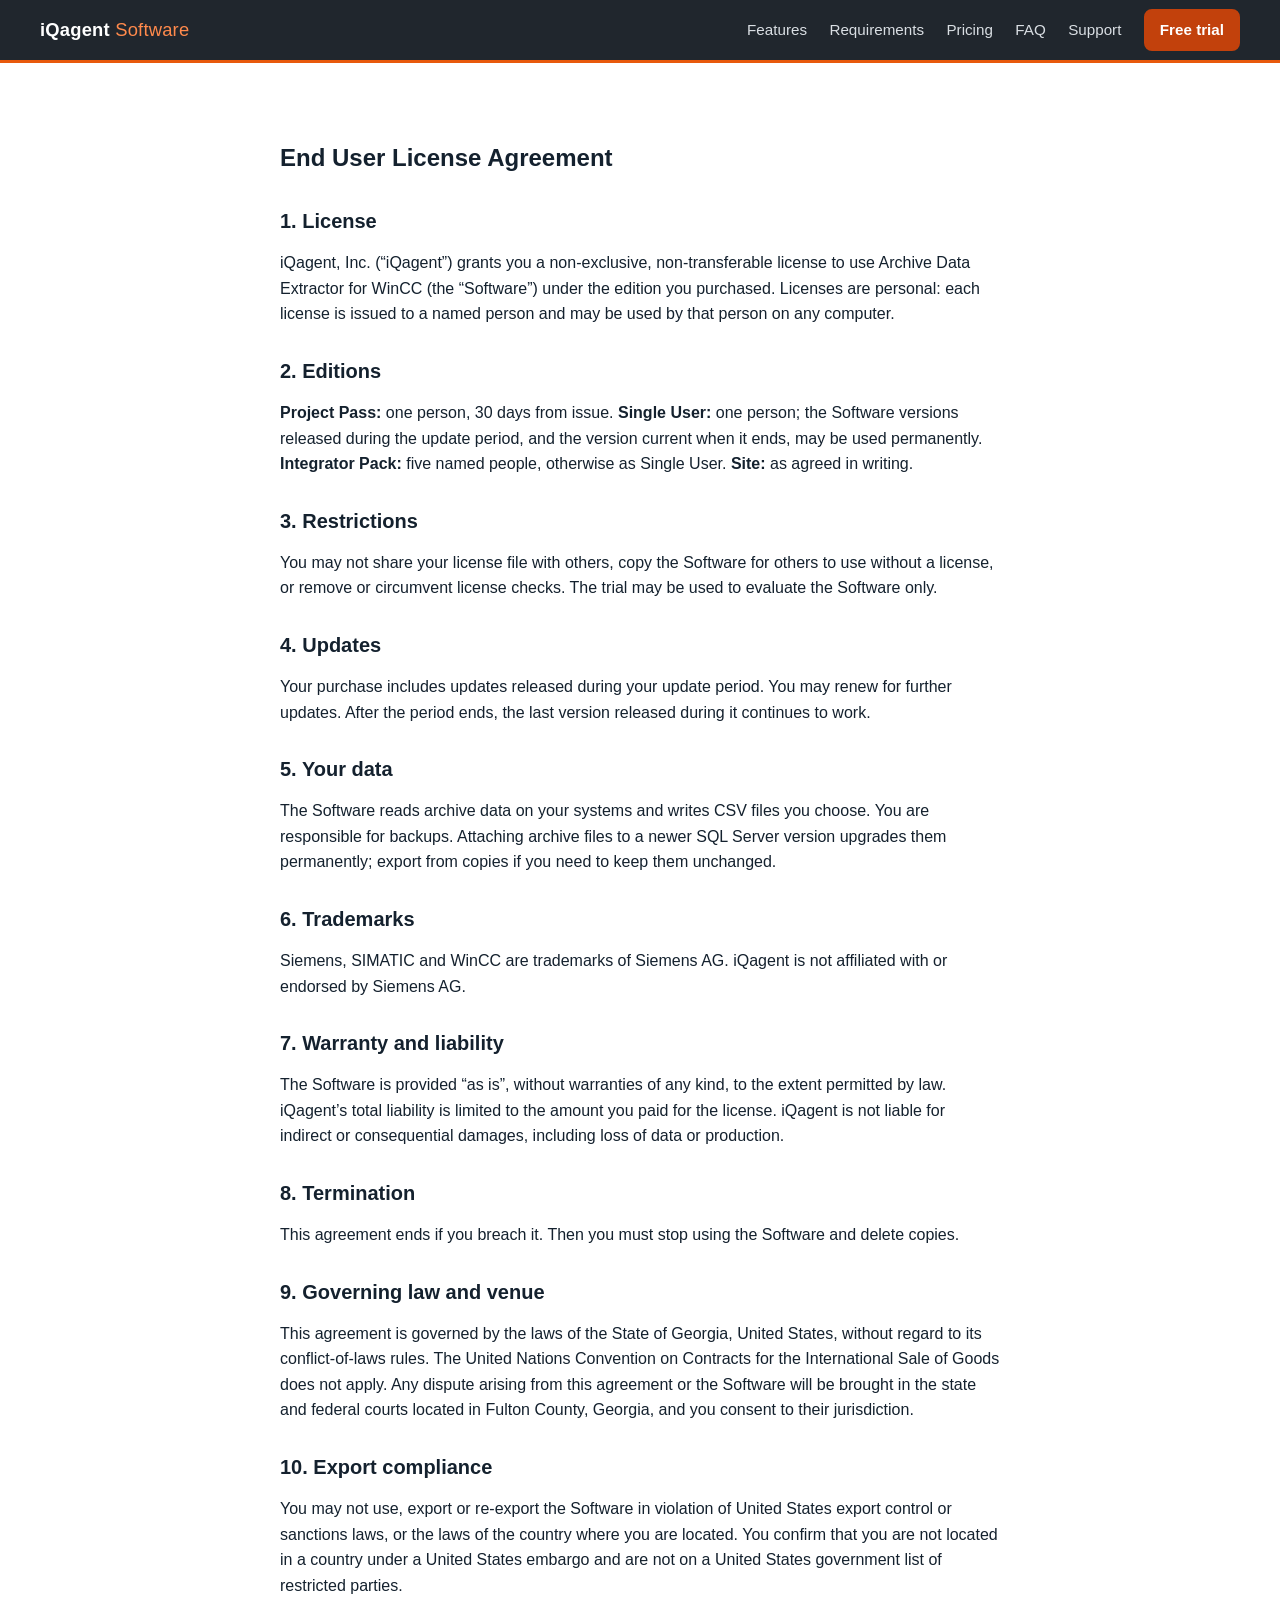
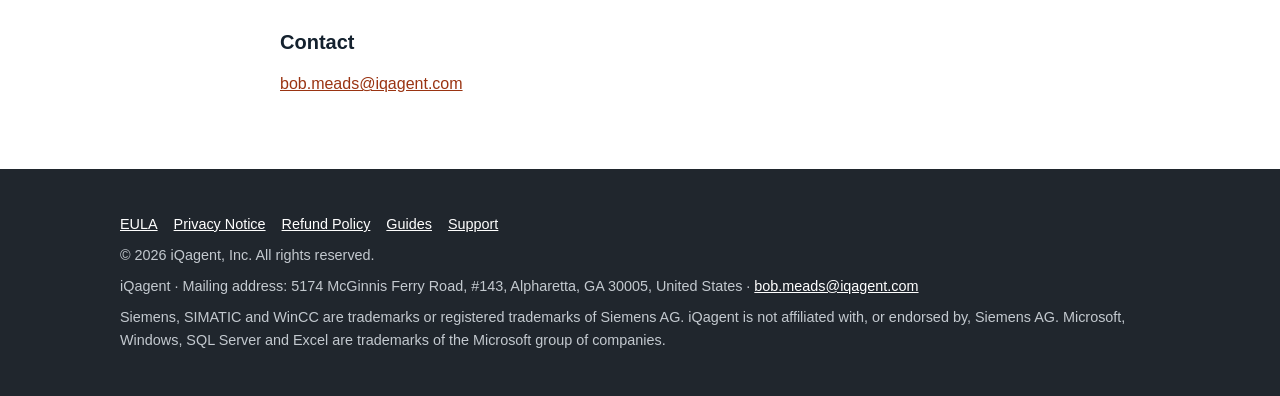
<file: software/eula.html>
<!doctype html>
<html lang="en">
<head>
<meta charset="utf-8">
<meta name="viewport" content="width=device-width, initial-scale=1">
<link rel="icon" href="favicon.ico" sizes="any">
<link rel="icon" type="image/png" sizes="32x32" href="images/favicon-32.png">
<link rel="icon" type="image/png" sizes="16x16" href="images/favicon-16.png">
<title>End User License Agreement | iQagent</title>
<meta name="description" content="End user license agreement for Archive Data Extractor for WinCC.">
<link rel="canonical" href="https://software.iqagent.com/eula.html">
<link rel="stylesheet" href="css/style.css">
</head>
<body>

<header class="site"><div class="wrap">
  <a class="logo" href="index.html">iQagent <span>Software</span></a>
  <nav class="main">
    <a href="index.html#features">Features</a>
    <a href="index.html#requirements">Requirements</a>
    <a href="index.html#pricing">Pricing</a>
    <a href="index.html#faq">FAQ</a>
    <a href="support.html">Support</a>
    <a class="btn" href="index.html#download">Free trial</a>
  </nav>
</div></header>

<section class="legal"><div class="wrap narrow">
  <h1>End User License Agreement</h1>
  <h2>1. License</h2>
  <p>iQagent, Inc. (&ldquo;iQagent&rdquo;) grants you a non-exclusive, non-transferable license to use Archive Data Extractor for WinCC (the &ldquo;Software&rdquo;) under the edition you purchased. Licenses are personal: each license is issued to a named person and may be used by that person on any computer.</p>
  <h2>2. Editions</h2>
  <p><strong>Project Pass:</strong> one person, 30 days from issue. <strong>Single User:</strong> one person; the Software versions released during the update period, and the version current when it ends, may be used permanently. <strong>Integrator Pack:</strong> five named people, otherwise as Single User. <strong>Site:</strong> as agreed in writing.</p>
  <h2>3. Restrictions</h2>
  <p>You may not share your license file with others, copy the Software for others to use without a license, or remove or circumvent license checks. The trial may be used to evaluate the Software only.</p>
  <h2>4. Updates</h2>
  <p>Your purchase includes updates released during your update period. You may renew for further updates. After the period ends, the last version released during it continues to work.</p>
  <h2>5. Your data</h2>
  <p>The Software reads archive data on your systems and writes CSV files you choose. You are responsible for backups. Attaching archive files to a newer SQL Server version upgrades them permanently; export from copies if you need to keep them unchanged.</p>
  <h2>6. Trademarks</h2>
  <p>Siemens, SIMATIC and WinCC are trademarks of Siemens AG. iQagent is not affiliated with or endorsed by Siemens AG.</p>
  <h2>7. Warranty and liability</h2>
  <p>The Software is provided &ldquo;as is&rdquo;, without warranties of any kind, to the extent permitted by law. iQagent&rsquo;s total liability is limited to the amount you paid for the license. iQagent is not liable for indirect or consequential damages, including loss of data or production.</p>
  <h2>8. Termination</h2>
  <p>This agreement ends if you breach it. Then you must stop using the Software and delete copies.</p>
  <h2>9. Governing law and venue</h2>
  <p>This agreement is governed by the laws of the State of Georgia, United States, without regard to its conflict-of-laws rules. The United Nations Convention on Contracts for the International Sale of Goods does not apply. Any dispute arising from this agreement or the Software will be brought in the state and federal courts located in Fulton County, Georgia, and you consent to their jurisdiction.</p>
  <h2>10. Export compliance</h2>
  <p>You may not use, export or re-export the Software in violation of United States export control or sanctions laws, or the laws of the country where you are located. You confirm that you are not located in a country under a United States embargo and are not on a United States government list of restricted parties.</p>
  <h2>Contact</h2>
  <p><a href="mailto:bob.meads@iqagent.com">bob.meads@iqagent.com</a></p>
</div></section>
<footer class="site"><div class="wrap">
  <p class="links"><a href="eula.html">EULA</a><a href="privacy.html">Privacy Notice</a><a href="refund.html">Refund Policy</a><a href="guides/export-wincc-tag-logging-to-csv.html">Guides</a><a href="support.html">Support</a></p>
  <p>&copy; 2026 iQagent, Inc. All rights reserved.</p>
  <p>iQagent &middot; Mailing address: 5174 McGinnis Ferry Road, #143, Alpharetta, GA 30005, United States &middot; <a href="mailto:bob.meads@iqagent.com">bob.meads@iqagent.com</a></p>
  <p>Siemens, SIMATIC and WinCC are trademarks or registered trademarks of Siemens AG. iQagent is not affiliated with, or endorsed by, Siemens AG. Microsoft, Windows, SQL Server and Excel are trademarks of the Microsoft group of companies.</p>
</div></footer>
</body>
</html>
</file>
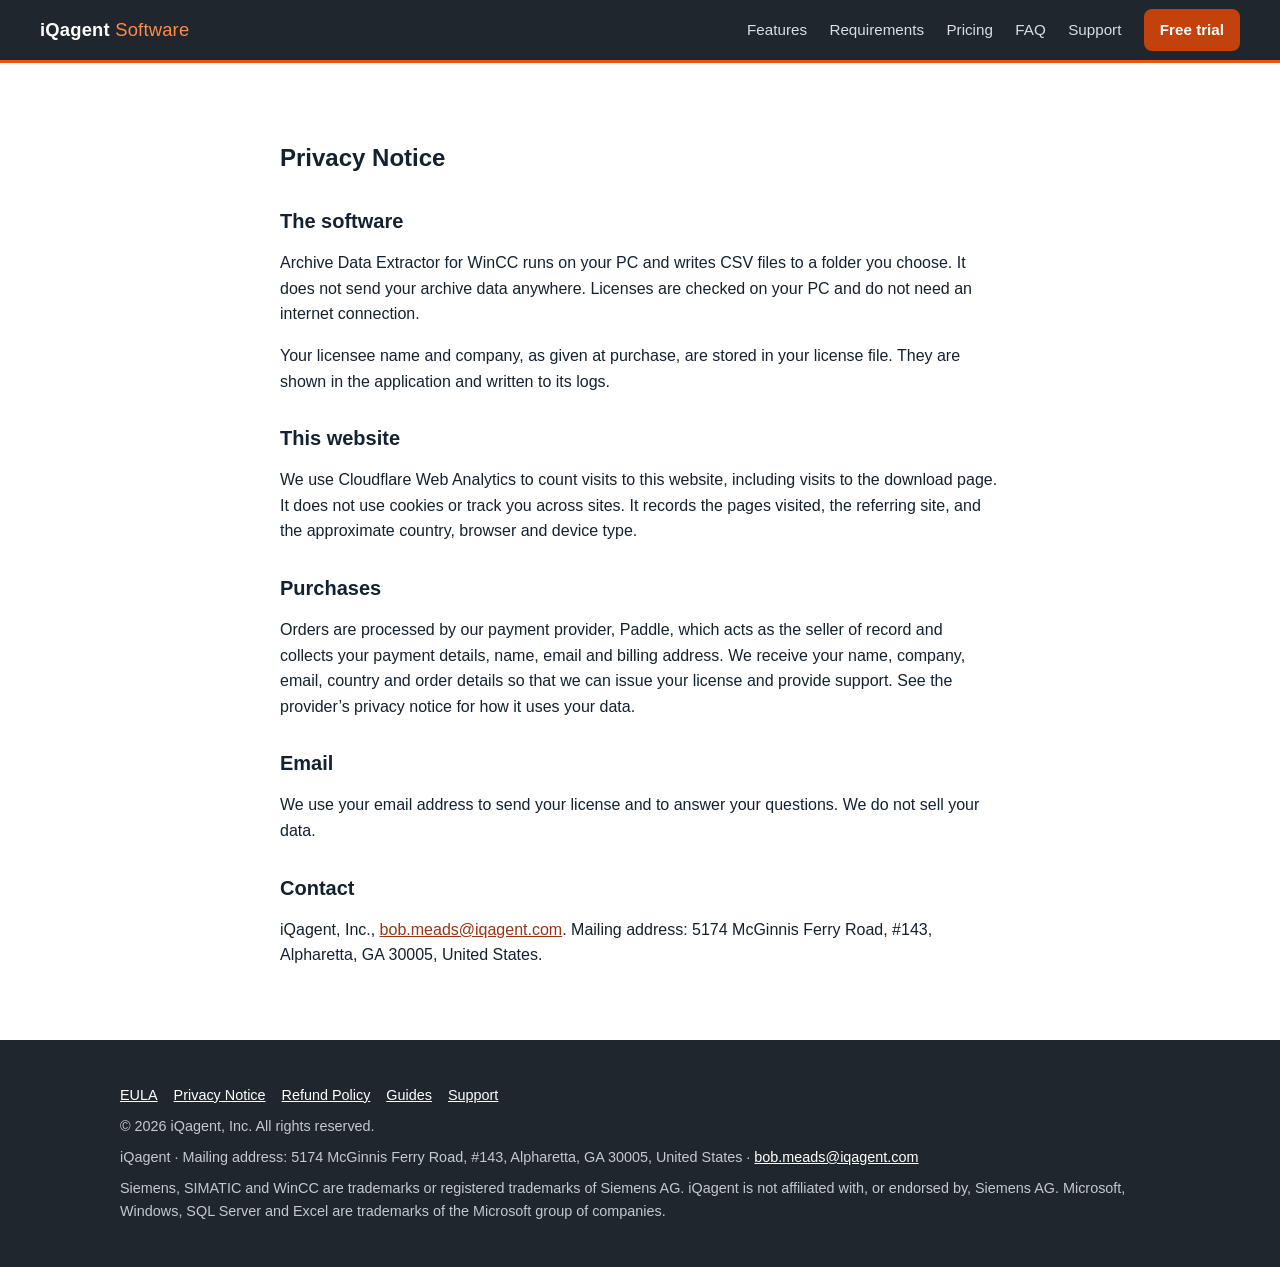
<file: software/privacy.html>
<!doctype html>
<html lang="en">
<head>
<meta charset="utf-8">
<meta name="viewport" content="width=device-width, initial-scale=1">
<link rel="icon" href="favicon.ico" sizes="any">
<link rel="icon" type="image/png" sizes="32x32" href="images/favicon-32.png">
<link rel="icon" type="image/png" sizes="16x16" href="images/favicon-16.png">
<title>Privacy Notice | iQagent</title>
<meta name="description" content="Privacy notice for iQagent and Archive Data Extractor for WinCC.">
<link rel="canonical" href="https://software.iqagent.com/privacy.html">
<link rel="stylesheet" href="css/style.css">
</head>
<body>

<header class="site"><div class="wrap">
  <a class="logo" href="index.html">iQagent <span>Software</span></a>
  <nav class="main">
    <a href="index.html#features">Features</a>
    <a href="index.html#requirements">Requirements</a>
    <a href="index.html#pricing">Pricing</a>
    <a href="index.html#faq">FAQ</a>
    <a href="support.html">Support</a>
    <a class="btn" href="index.html#download">Free trial</a>
  </nav>
</div></header>

<section class="legal"><div class="wrap narrow">
  <h1>Privacy Notice</h1>
  <h2>The software</h2>
  <p>Archive Data Extractor for WinCC runs on your PC and writes CSV files to a folder you choose. It does not send your archive data anywhere. Licenses are checked on your PC and do not need an internet connection.</p>
  <p>Your licensee name and company, as given at purchase, are stored in your license file. They are shown in the application and written to its logs.</p>
  <h2>This website</h2>
  <p>We use Cloudflare Web Analytics to count visits to this website, including visits to the download page. It does not use cookies or track you across sites. It records the pages visited, the referring site, and the approximate country, browser and device type.</p>
  <h2>Purchases</h2>
  <p>Orders are processed by our payment provider, Paddle, which acts as the seller of record and collects your payment details, name, email and billing address. We receive your name, company, email, country and order details so that we can issue your license and provide support. See the provider&rsquo;s privacy notice for how it uses your data.</p>
  <h2>Email</h2>
  <p>We use your email address to send your license and to answer your questions. We do not sell your data.</p>
  <h2>Contact</h2>
  <p>iQagent, Inc., <a href="mailto:bob.meads@iqagent.com">bob.meads@iqagent.com</a>. Mailing address: 5174 McGinnis Ferry Road, #143, Alpharetta, GA 30005, United States.</p>
</div></section>
<footer class="site"><div class="wrap">
  <p class="links"><a href="eula.html">EULA</a><a href="privacy.html">Privacy Notice</a><a href="refund.html">Refund Policy</a><a href="guides/export-wincc-tag-logging-to-csv.html">Guides</a><a href="support.html">Support</a></p>
  <p>&copy; 2026 iQagent, Inc. All rights reserved.</p>
  <p>iQagent &middot; Mailing address: 5174 McGinnis Ferry Road, #143, Alpharetta, GA 30005, United States &middot; <a href="mailto:bob.meads@iqagent.com">bob.meads@iqagent.com</a></p>
  <p>Siemens, SIMATIC and WinCC are trademarks or registered trademarks of Siemens AG. iQagent is not affiliated with, or endorsed by, Siemens AG. Microsoft, Windows, SQL Server and Excel are trademarks of the Microsoft group of companies.</p>
</div></footer>
</body>
</html>
</file>
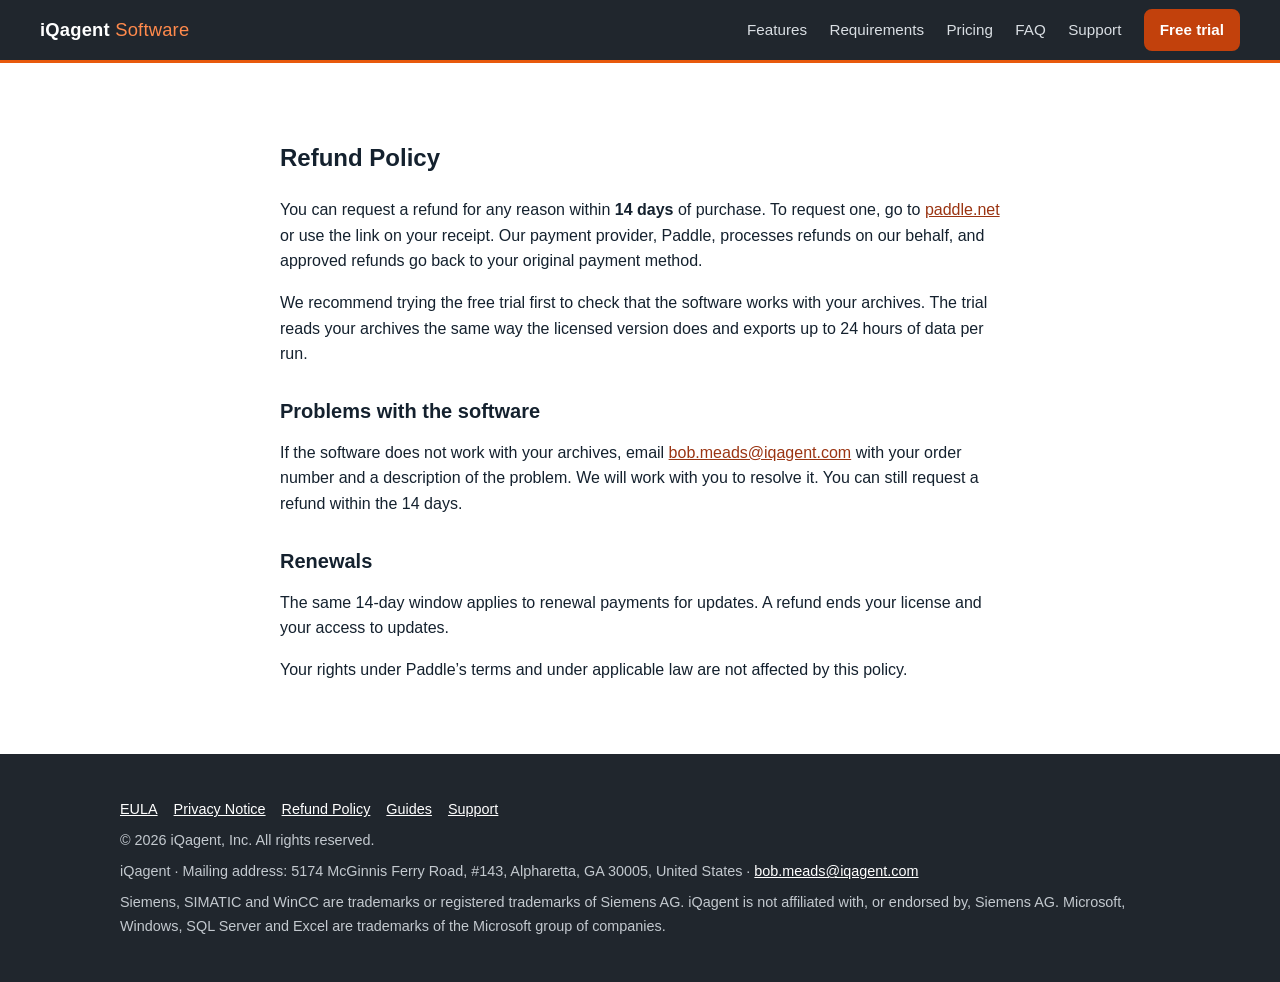
<file: software/refund.html>
<!doctype html>
<html lang="en">
<head>
<meta charset="utf-8">
<meta name="viewport" content="width=device-width, initial-scale=1">
<link rel="icon" href="favicon.ico" sizes="any">
<link rel="icon" type="image/png" sizes="32x32" href="images/favicon-32.png">
<link rel="icon" type="image/png" sizes="16x16" href="images/favicon-16.png">
<title>Refund Policy | iQagent</title>
<meta name="description" content="Refund policy for Archive Data Extractor for WinCC.">
<link rel="canonical" href="https://software.iqagent.com/refund.html">
<link rel="stylesheet" href="css/style.css">
</head>
<body>

<header class="site"><div class="wrap">
  <a class="logo" href="index.html">iQagent <span>Software</span></a>
  <nav class="main">
    <a href="index.html#features">Features</a>
    <a href="index.html#requirements">Requirements</a>
    <a href="index.html#pricing">Pricing</a>
    <a href="index.html#faq">FAQ</a>
    <a href="support.html">Support</a>
    <a class="btn" href="index.html#download">Free trial</a>
  </nav>
</div></header>

<section class="legal"><div class="wrap narrow">
  <h1>Refund Policy</h1>
  <p>You can request a refund for any reason within <strong>14 days</strong> of purchase. To request one, go to <a href="https://paddle.net">paddle.net</a> or use the link on your receipt. Our payment provider, Paddle, processes refunds on our behalf, and approved refunds go back to your original payment method.</p>
  <p>We recommend trying the free trial first to check that the software works with your archives. The trial reads your archives the same way the licensed version does and exports up to 24 hours of data per run.</p>
  <h2>Problems with the software</h2>
  <p>If the software does not work with your archives, email <a href="mailto:bob.meads@iqagent.com">bob.meads@iqagent.com</a> with your order number and a description of the problem. We will work with you to resolve it. You can still request a refund within the 14 days.</p>
  <h2>Renewals</h2>
  <p>The same 14-day window applies to renewal payments for updates. A refund ends your license and your access to updates.</p>
  <p>Your rights under Paddle&rsquo;s terms and under applicable law are not affected by this policy.</p>
</div></section>
<footer class="site"><div class="wrap">
  <p class="links"><a href="eula.html">EULA</a><a href="privacy.html">Privacy Notice</a><a href="refund.html">Refund Policy</a><a href="guides/export-wincc-tag-logging-to-csv.html">Guides</a><a href="support.html">Support</a></p>
  <p>&copy; 2026 iQagent, Inc. All rights reserved.</p>
  <p>iQagent &middot; Mailing address: 5174 McGinnis Ferry Road, #143, Alpharetta, GA 30005, United States &middot; <a href="mailto:bob.meads@iqagent.com">bob.meads@iqagent.com</a></p>
  <p>Siemens, SIMATIC and WinCC are trademarks or registered trademarks of Siemens AG. iQagent is not affiliated with, or endorsed by, Siemens AG. Microsoft, Windows, SQL Server and Excel are trademarks of the Microsoft group of companies.</p>
</div></footer>
</body>
</html>
</file>
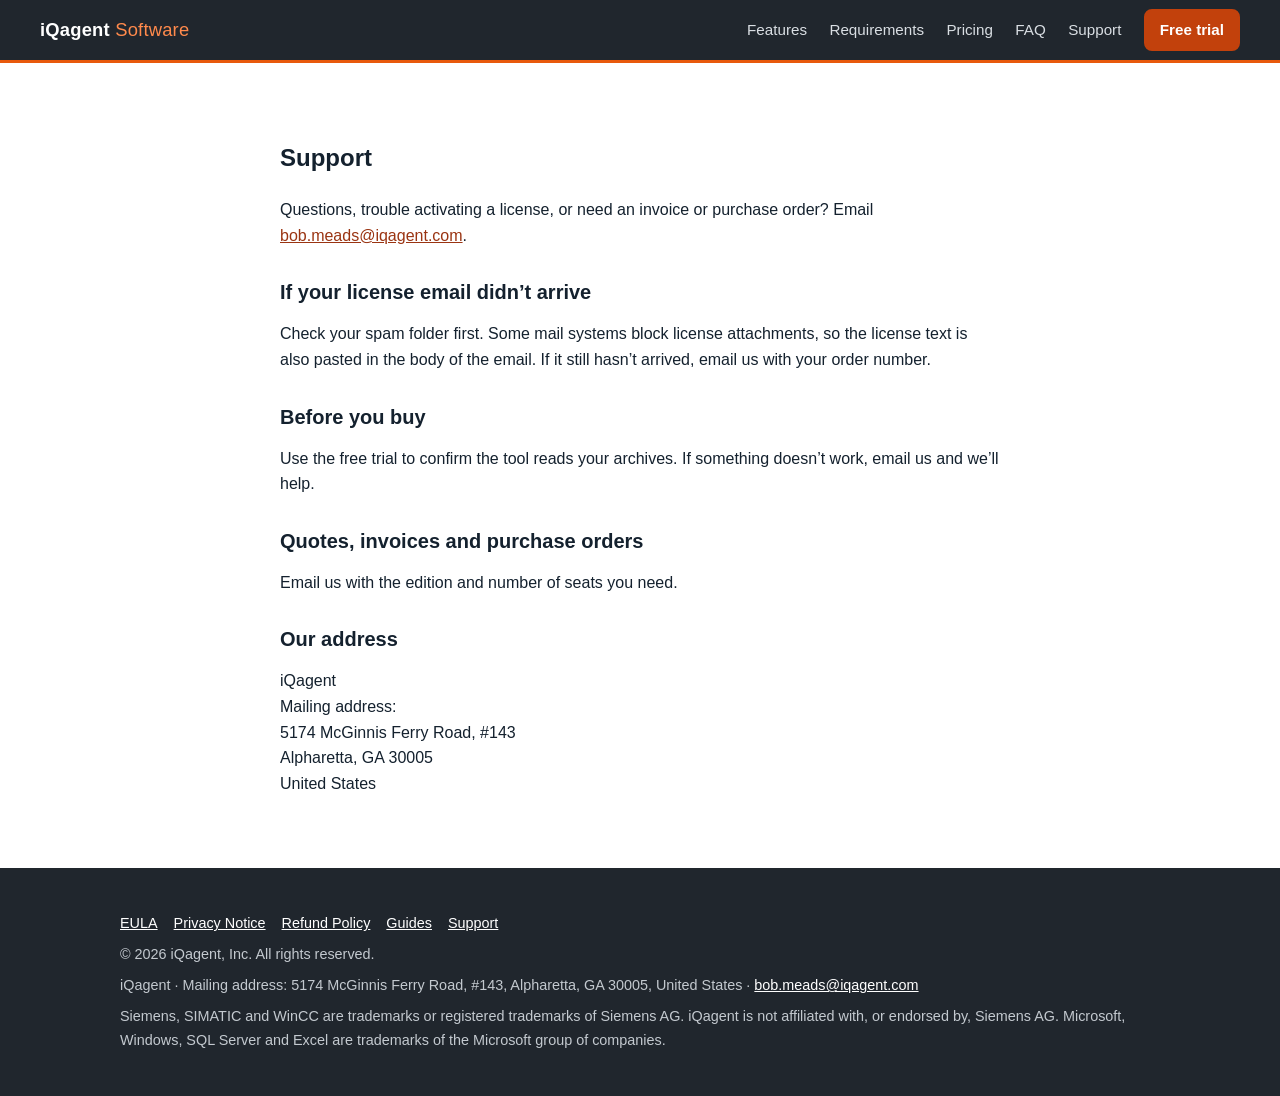
<file: software/support.html>
<!doctype html>
<html lang="en">
<head>
<meta charset="utf-8">
<meta name="viewport" content="width=device-width, initial-scale=1">
<link rel="icon" href="favicon.ico" sizes="any">
<link rel="icon" type="image/png" sizes="32x32" href="images/favicon-32.png">
<link rel="icon" type="image/png" sizes="16x16" href="images/favicon-16.png">
<title>Support – Archive Data Extractor for WinCC | iQagent</title>
<meta name="description" content="Contact iQagent for support, invoices and purchase orders.">
<link rel="canonical" href="https://software.iqagent.com/support.html">
<link rel="stylesheet" href="css/style.css">
</head>
<body>

<header class="site"><div class="wrap">
  <a class="logo" href="index.html">iQagent <span>Software</span></a>
  <nav class="main">
    <a href="index.html#features">Features</a>
    <a href="index.html#requirements">Requirements</a>
    <a href="index.html#pricing">Pricing</a>
    <a href="index.html#faq">FAQ</a>
    <a href="support.html">Support</a>
    <a class="btn" href="index.html#download">Free trial</a>
  </nav>
</div></header>

<section class="legal"><div class="wrap narrow">
  <h1>Support</h1>
  <p>Questions, trouble activating a license, or need an invoice or purchase order? Email <a href="mailto:bob.meads@iqagent.com">bob.meads@iqagent.com</a>.</p>
  <h2>If your license email didn&rsquo;t arrive</h2>
  <p>Check your spam folder first. Some mail systems block license attachments, so the license text is also pasted in the body of the email. If it still hasn&rsquo;t arrived, email us with your order number.</p>
  <h2>Before you buy</h2>
  <p>Use the free trial to confirm the tool reads your archives. If something doesn&rsquo;t work, email us and we&rsquo;ll help.</p>
  <h2>Quotes, invoices and purchase orders</h2>
  <p>Email us with the edition and number of seats you need.</p>
  <h2>Our address</h2>
  <p>iQagent<br>Mailing address:<br>5174 McGinnis Ferry Road, #143<br>Alpharetta, GA 30005<br>United States</p>
</div></section>
<footer class="site"><div class="wrap">
  <p class="links"><a href="eula.html">EULA</a><a href="privacy.html">Privacy Notice</a><a href="refund.html">Refund Policy</a><a href="guides/export-wincc-tag-logging-to-csv.html">Guides</a><a href="support.html">Support</a></p>
  <p>&copy; 2026 iQagent, Inc. All rights reserved.</p>
  <p>iQagent &middot; Mailing address: 5174 McGinnis Ferry Road, #143, Alpharetta, GA 30005, United States &middot; <a href="mailto:bob.meads@iqagent.com">bob.meads@iqagent.com</a></p>
  <p>Siemens, SIMATIC and WinCC are trademarks or registered trademarks of Siemens AG. iQagent is not affiliated with, or endorsed by, Siemens AG. Microsoft, Windows, SQL Server and Excel are trademarks of the Microsoft group of companies.</p>
</div></footer>
</body>
</html>
</file>
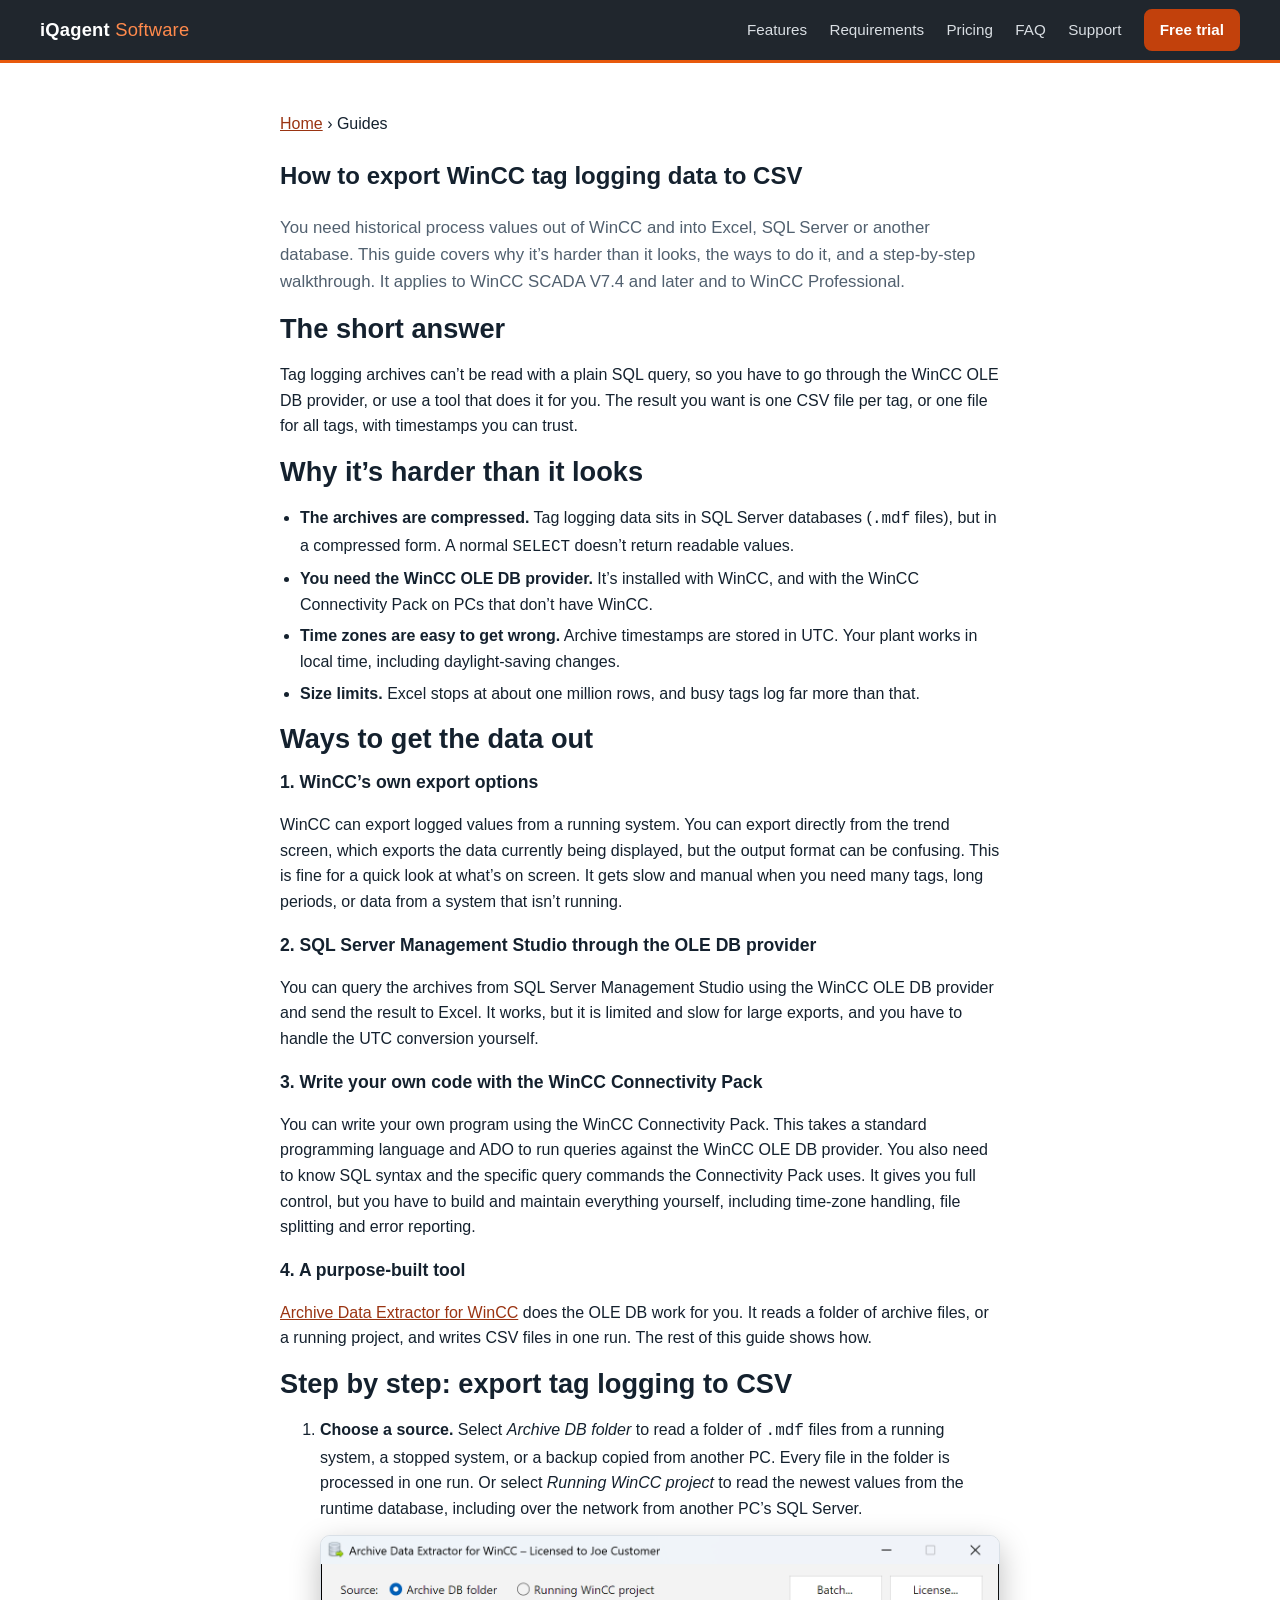
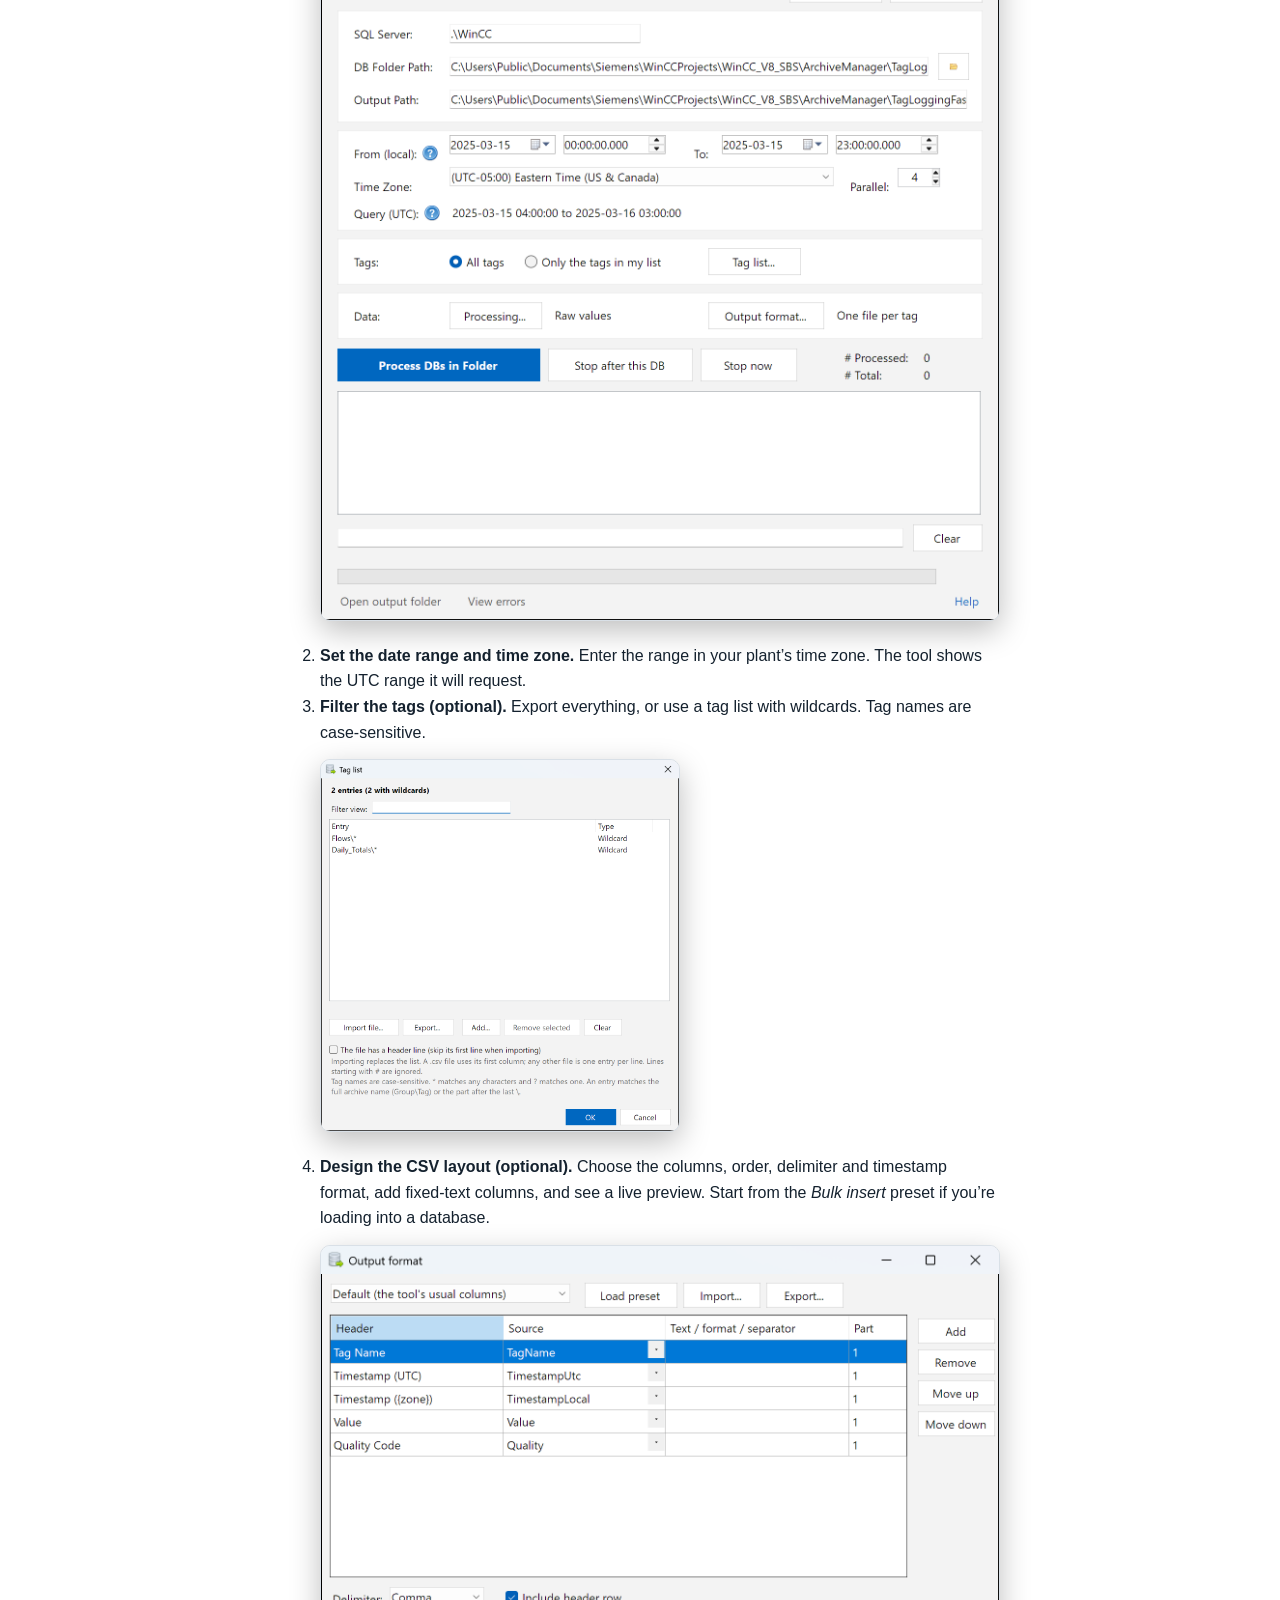
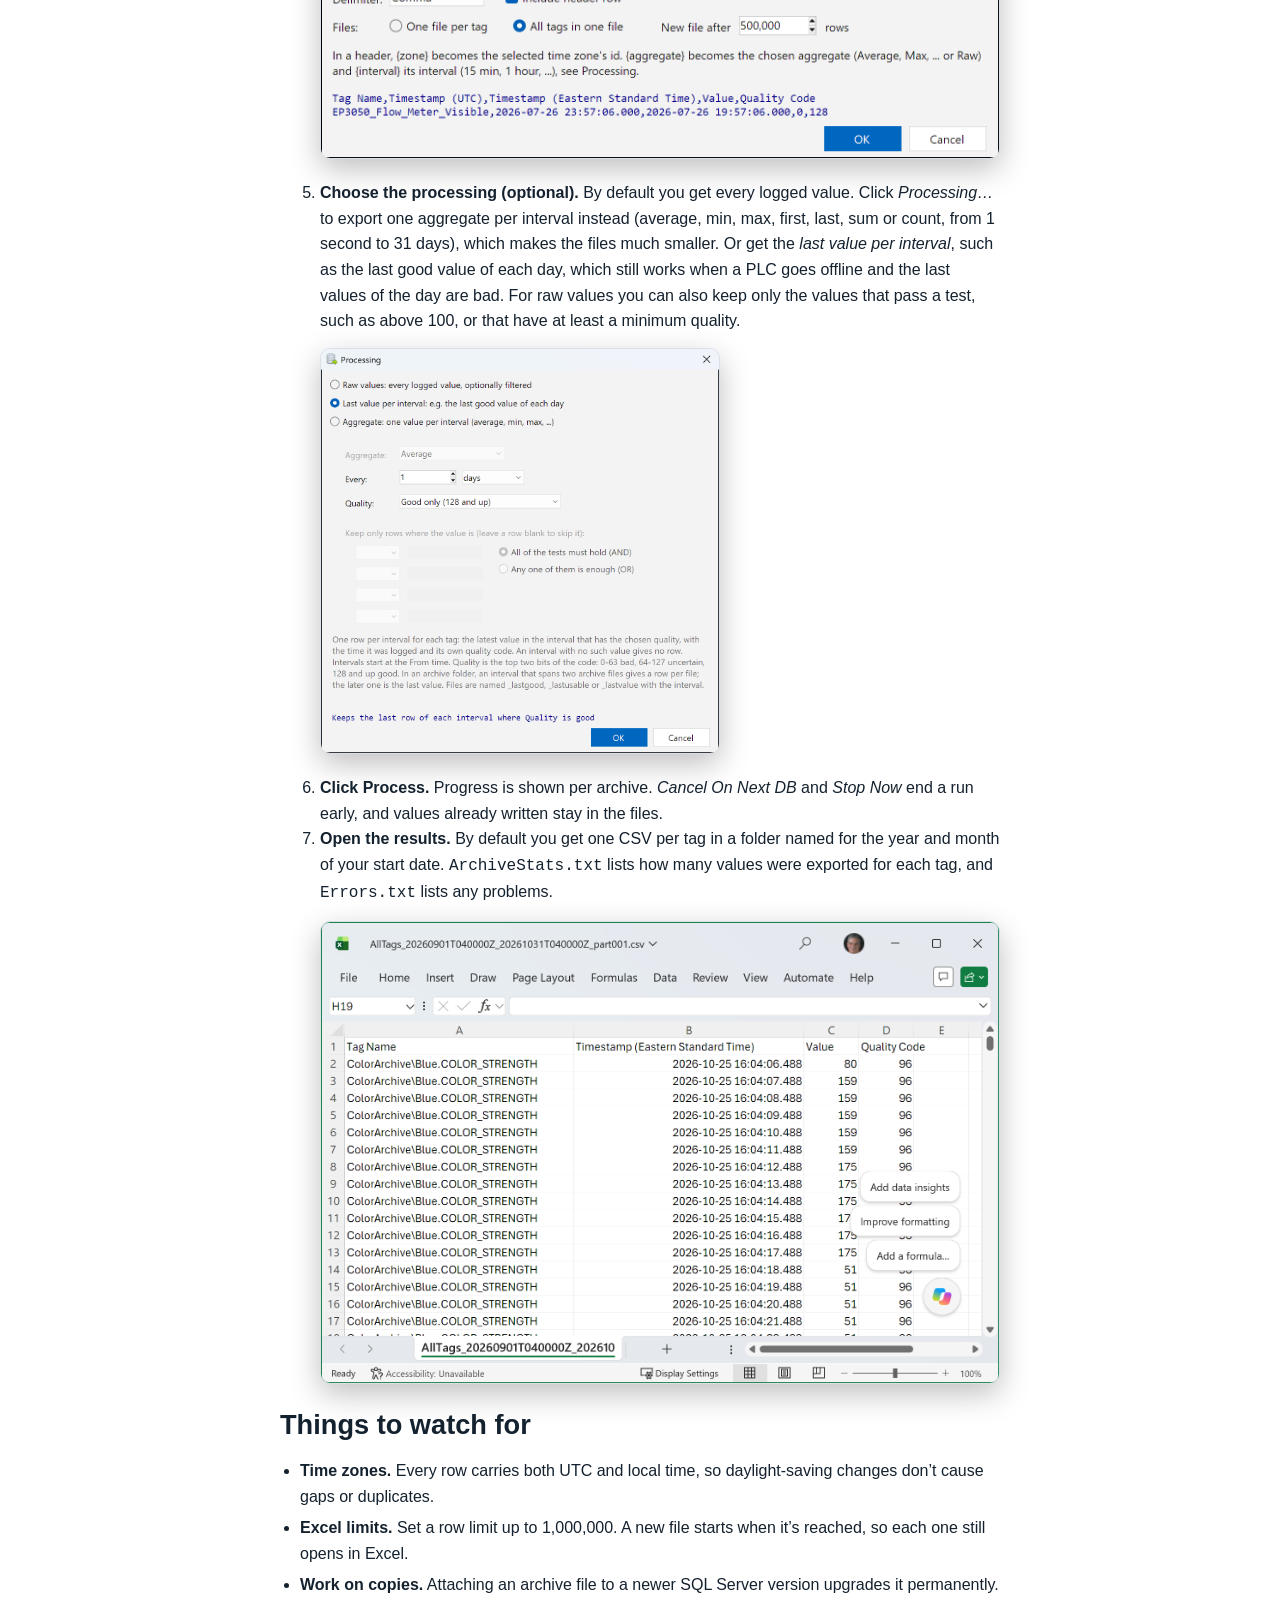
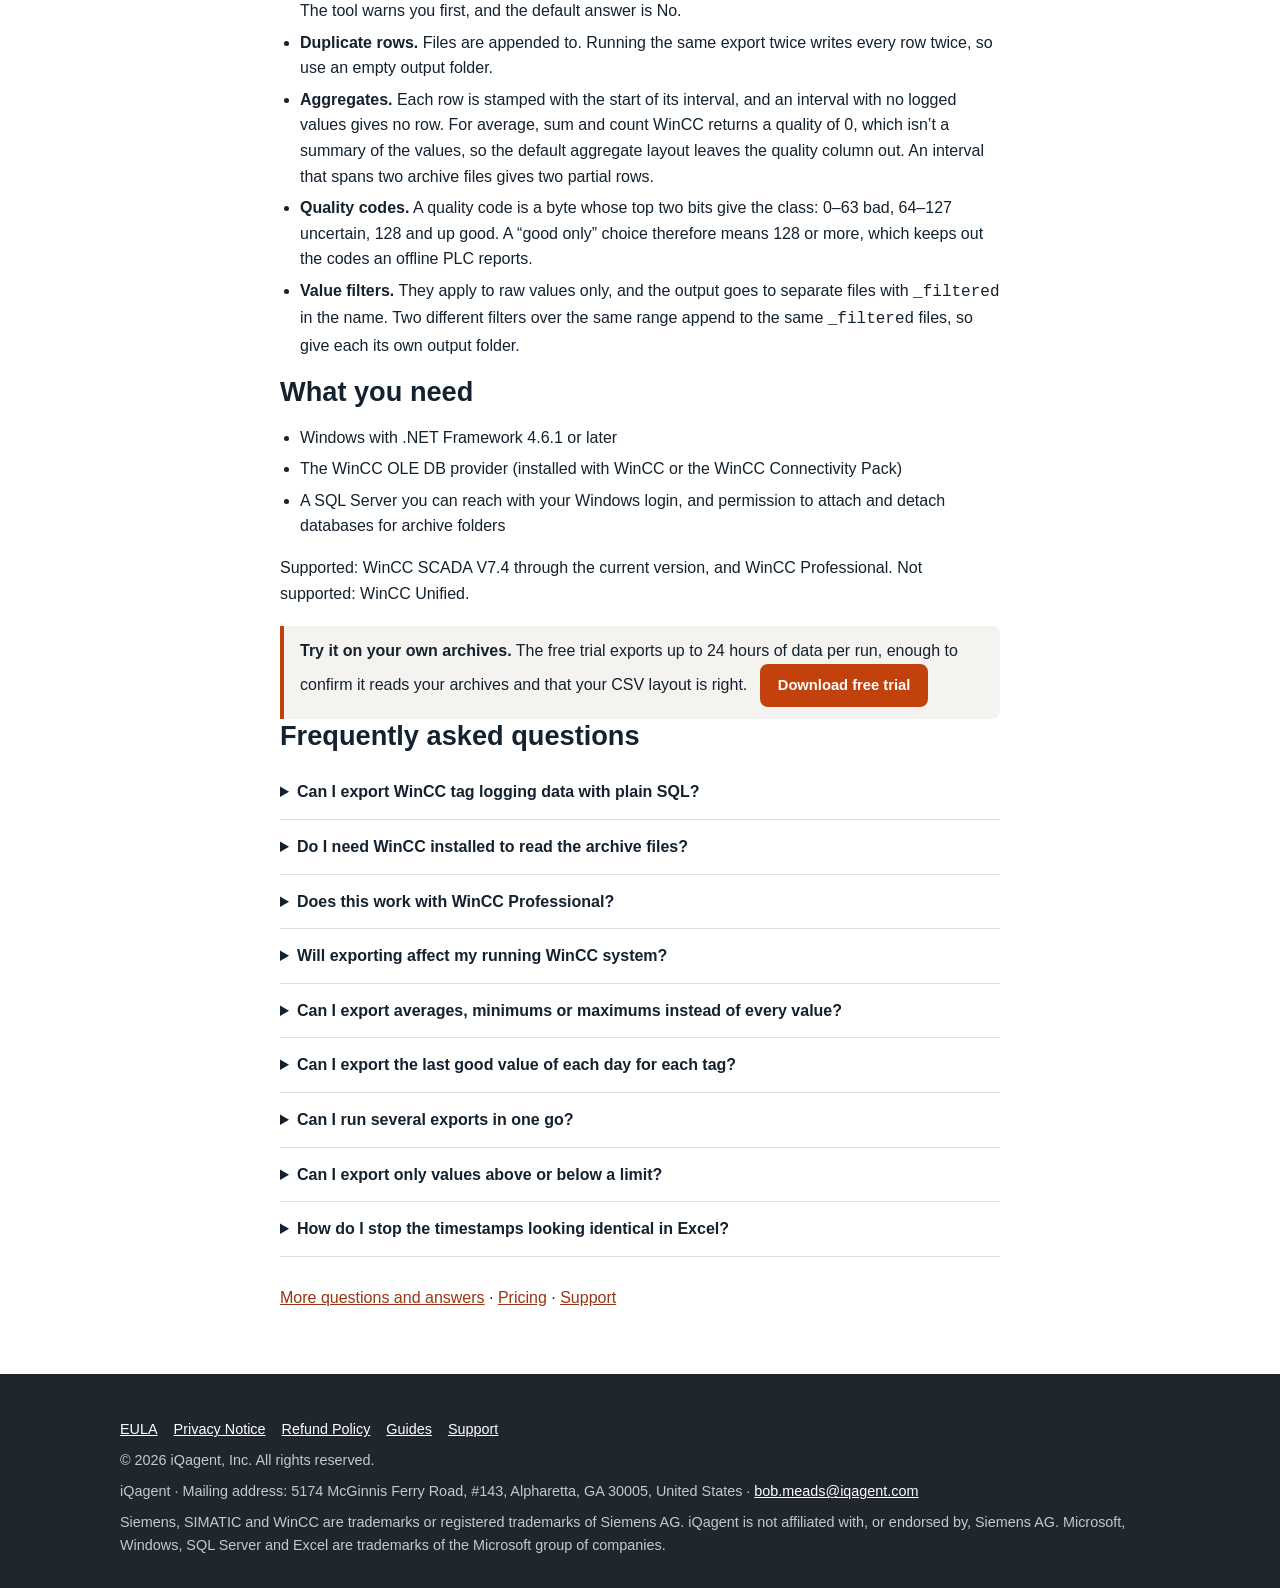
<file: software/guides/export-wincc-tag-logging-to-csv.html>
<!doctype html>
<html lang="en">
<head>
<meta charset="utf-8">
<meta name="viewport" content="width=device-width, initial-scale=1">
<link rel="icon" href="../favicon.ico" sizes="any">
<link rel="icon" type="image/png" sizes="32x32" href="../images/favicon-32.png">
<link rel="icon" type="image/png" sizes="16x16" href="../images/favicon-16.png">
<title>How to Export WinCC Tag Logging Data to CSV | iQagent</title>
<meta name="description" content="How to get WinCC tag logging data out of archives and into CSV for Excel or SQL Server: the options, the pitfalls, and a step-by-step walkthrough.">
<link rel="canonical" href="https://software.iqagent.com/guides/export-wincc-tag-logging-to-csv.html">
<meta name="robots" content="index, follow, max-image-preview:large">
<meta name="theme-color" content="#20262d">
<meta property="og:type" content="article">
<meta property="og:site_name" content="iQagent">
<meta property="og:description" content="The options for getting WinCC tag logging data into CSV for Excel or SQL Server, and a step-by-step walkthrough.">
<meta name="twitter:card" content="summary_large_image">
<meta property="og:title" content="How to export WinCC tag logging data to CSV">
<meta property="og:url" content="https://software.iqagent.com/guides/export-wincc-tag-logging-to-csv.html">
<meta property="og:image" content="https://software.iqagent.com/images/archive_main.png">
<script type="application/ld+json">
{
 "@context": "https://schema.org",
 "@graph": [
  {
   "@type": "Article",
   "headline": "How to export WinCC tag logging data to CSV",
   "url": "https://software.iqagent.com/guides/export-wincc-tag-logging-to-csv.html",
   "datePublished": "2026-10-13",
   "dateModified": "2026-10-21",
   "author": {
    "@type": "Organization",
    "name": "iQagent"
   },
   "publisher": {
    "@type": "Organization",
    "name": "iQagent",
    "url": "https://software.iqagent.com/"
   },
   "image": "https://software.iqagent.com/images/archive_main.png"
  },
  {
   "@type": "FAQPage",
   "mainEntity": [
    {
     "@type": "Question",
     "name": "Can I export WinCC tag logging data with plain SQL?",
     "acceptedAnswer": {
      "@type": "Answer",
      "text": "Not directly. Tag logging archives are stored compressed, so a normal SQL query can't read them. You need the WinCC OLE DB provider, which is installed with WinCC and with the WinCC Connectivity Pack."
     }
    },
    {
     "@type": "Question",
     "name": "Do I need WinCC installed to read the archive files?",
     "acceptedAnswer": {
      "@type": "Answer",
      "text": "No. You need the archive files, a PC with SQL Server, and the WinCC OLE DB provider. You don't need the WinCC project."
     }
    },
    {
     "@type": "Question",
     "name": "Does this work with WinCC Professional?",
     "acceptedAnswer": {
      "@type": "Answer",
      "text": "Yes. Archive Data Extractor for WinCC supports WinCC SCADA V7.4 through the current version, and WinCC Professional. WinCC Unified is not supported."
     }
    },
    {
     "@type": "Question",
     "name": "Will exporting affect my running WinCC system?",
     "acceptedAnswer": {
      "@type": "Answer",
      "text": "The tool only reads data. It doesn't detach or change archives that WinCC has attached. Very large exports add load to the SQL Server while they run, so schedule them sensibly."
     }
    },
    {
     "@type": "Question",
     "name": "Can I export averages, minimums or maximums instead of every value?",
     "acceptedAnswer": {
      "@type": "Answer",
      "text": "Yes. Choose Aggregate in the Processing dialog: average, min, max, first, last, sum or count, over an interval from 1 second to 31 days. You get one row per interval for each tag, stamped with the start of the interval."
     }
    },
    {
     "@type": "Question",
     "name": "Can I export the last good value of each day for each tag?",
     "acceptedAnswer": {
      "@type": "Answer",
      "text": "Yes. Choose Last value per interval in the Processing dialog, set the interval to 1 day and the quality to Good only. If the last values of the day are bad, for example because a PLC went offline, you get the last value logged while the quality was good. A day with no good value gives no row."
     }
    },
    {
     "@type": "Question",
     "name": "Can I export only values above or below a limit?",
     "acceptedAnswer": {
      "@type": "Answer",
      "text": "Yes, for raw values. Add a value test such as greater than 100 in the Processing dialog. Filtered output goes to separate files, and a filter can't be combined with an aggregate."
     }
    },
    {
     "@type": "Question",
     "name": "How do I stop the timestamps looking identical in Excel?",
     "acceptedAnswer": {
      "@type": "Answer",
      "text": "Excel hides the date and hour on times that include milliseconds. The data is intact. Format the column with the custom format yyyy-mm-dd hh:mm:ss.000 to display it in full."
     }
    }
   ]
  }
 ]
}
</script>
<link rel="stylesheet" href="../css/style.css">
</head>
<body>

<header class="site"><div class="wrap">
  <a class="logo" href="../index.html">iQagent <span>Software</span></a>
  <nav class="main">
    <a href="../index.html#features">Features</a>
    <a href="../index.html#requirements">Requirements</a>
    <a href="../index.html#pricing">Pricing</a>
    <a href="../index.html#faq">FAQ</a>
    <a href="../support.html">Support</a>
    <a class="btn" href="../index.html#download">Free trial</a>
  </nav>
</div></header>

<article><div class="wrap narrow" style="padding-top:48px;padding-bottom:48px">
  <p class="fine" style="margin:0 0 8px"><a href="../index.html">Home</a> &rsaquo; Guides</p>
  <h1>How to export WinCC tag logging data to CSV</h1>
  <p class="lead">You need historical process values out of WinCC and into Excel, SQL Server or another database. This guide covers why it&rsquo;s harder than it looks, the ways to do it, and a step-by-step walkthrough. It applies to WinCC SCADA V7.4 and later and to WinCC Professional.</p>

  <h2>The short answer</h2>
  <p>Tag logging archives can&rsquo;t be read with a plain SQL query, so you have to go through the WinCC OLE DB provider, or use a tool that does it for you. The result you want is one CSV file per tag, or one file for all tags, with timestamps you can trust.</p>

  <h2>Why it&rsquo;s harder than it looks</h2>
  <ul class="plain">
    <li><strong>The archives are compressed.</strong> Tag logging data sits in SQL Server databases (<code>.mdf</code> files), but in a compressed form. A normal <code>SELECT</code> doesn&rsquo;t return readable values.</li>
    <li><strong>You need the WinCC OLE DB provider.</strong> It&rsquo;s installed with WinCC, and with the WinCC Connectivity Pack on PCs that don&rsquo;t have WinCC.</li>
    <li><strong>Time zones are easy to get wrong.</strong> Archive timestamps are stored in UTC. Your plant works in local time, including daylight-saving changes.</li>
    <li><strong>Size limits.</strong> Excel stops at about one million rows, and busy tags log far more than that.</li>
  </ul>

  <h2>Ways to get the data out</h2>
  <h3>1. WinCC&rsquo;s own export options</h3>
  <p>WinCC can export logged values from a running system. You can export directly from the trend screen, which exports the data currently being displayed, but the output format can be confusing. This is fine for a quick look at what&rsquo;s on screen. It gets slow and manual when you need many tags, long periods, or data from a system that isn&rsquo;t running.</p>
  <h3>2. SQL Server Management Studio through the OLE DB provider</h3>
  <p>You can query the archives from SQL Server Management Studio using the WinCC OLE DB provider and send the result to Excel. It works, but it is limited and slow for large exports, and you have to handle the UTC conversion yourself.</p>
  <h3>3. Write your own code with the WinCC Connectivity Pack</h3>
  <p>You can write your own program using the WinCC Connectivity Pack. This takes a standard programming language and ADO to run queries against the WinCC OLE DB provider. You also need to know SQL syntax and the specific query commands the Connectivity Pack uses. It gives you full control, but you have to build and maintain everything yourself, including time-zone handling, file splitting and error reporting.</p>
  <h3>4. A purpose-built tool</h3>
  <p><a href="../index.html">Archive Data Extractor for WinCC</a> does the OLE DB work for you. It reads a folder of archive files, or a running project, and writes CSV files in one run. The rest of this guide shows how.</p>

  <h2>Step by step: export tag logging to CSV</h2>
  <ol>
    <li><strong>Choose a source.</strong> Select <em>Archive DB folder</em> to read a folder of <code>.mdf</code> files from a running system, a stopped system, or a backup copied from another PC. Every file in the folder is processed in one run. Or select <em>Running WinCC project</em> to read the newest values from the runtime database, including over the network from another PC&rsquo;s SQL Server.
      <figure style="margin:14px 0"><img class="shot" src="../images/archive_main.png" alt="Archive Data Extractor for WinCC main window with the Archive DB folder source selected for WinCC archive .mdf files" width="716" height="717" loading="lazy"></figure></li>
    <li><strong>Set the date range and time zone.</strong> Enter the range in your plant&rsquo;s time zone. The tool shows the UTC range it will request.</li>
    <li><strong>Filter the tags (optional).</strong> Export everything, or use a tag list with wildcards. Tag names are case-sensitive.
      <figure style="margin:14px 0"><img class="shot" src="../images/Tag%20Lists.png" alt="Tag list dialog for filtering WinCC tags with wildcards" width="1130" height="1172" loading="lazy" style="max-width:360px"></figure></li>
    <li><strong>Design the CSV layout (optional).</strong> Choose the columns, order, delimiter and timestamp format, add fixed-text columns, and see a live preview. Start from the <em>Bulk insert</em> preset if you&rsquo;re loading into a database.
      <figure style="margin:14px 0"><img class="shot" src="../images/Output_Format_Dialog.png" alt="Output format dialog showing columns, delimiter and a live preview" width="1404" height="1060" loading="lazy"></figure></li>
    <li><strong>Choose the processing (optional).</strong> By default you get every logged value. Click <em>Processing&hellip;</em> to export one aggregate per interval instead (average, min, max, first, last, sum or count, from 1 second to 31 days), which makes the files much smaller. Or get the <em>last value per interval</em>, such as the last good value of each day, which still works when a PLC goes offline and the last values of the day are bad. For raw values you can also keep only the values that pass a test, such as above 100, or that have at least a minimum quality.
      <figure style="margin:14px 0"><img class="shot" src="../images/Data_Type_Last_Value.png" alt="Processing dialog set to the last good value of each day" width="576" height="579" loading="lazy" style="max-width:400px"></figure></li>
    <li><strong>Click Process.</strong> Progress is shown per archive. <em>Cancel On Next DB</em> and <em>Stop Now</em> end a run early, and values already written stay in the files.</li>
    <li><strong>Open the results.</strong> By default you get one CSV per tag in a folder named for the year and month of your start date. <code>ArchiveStats.txt</code> lists how many values were exported for each tag, and <code>Errors.txt</code> lists any problems.
      <figure style="margin:14px 0"><img class="shot" src="../images/excel_output.png" alt="WinCC tag logging data exported to CSV and opened in Excel, showing tag name, UTC and local timestamps, value and quality code" width="946" height="453" loading="lazy"></figure></li>
  </ol>

  <h2>Things to watch for</h2>
  <ul class="plain">
    <li><strong>Time zones.</strong> Every row carries both UTC and local time, so daylight-saving changes don&rsquo;t cause gaps or duplicates.</li>
    <li><strong>Excel limits.</strong> Set a row limit up to 1,000,000. A new file starts when it&rsquo;s reached, so each one still opens in Excel.</li>
    <li><strong>Work on copies.</strong> Attaching an archive file to a newer SQL Server version upgrades it permanently. The tool warns you first, and the default answer is No.</li>
    <li><strong>Duplicate rows.</strong> Files are appended to. Running the same export twice writes every row twice, so use an empty output folder.</li>
    <li><strong>Aggregates.</strong> Each row is stamped with the start of its interval, and an interval with no logged values gives no row. For average, sum and count WinCC returns a quality of 0, which isn&rsquo;t a summary of the values, so the default aggregate layout leaves the quality column out. An interval that spans two archive files gives two partial rows.</li>
    <li><strong>Quality codes.</strong> A quality code is a byte whose top two bits give the class: 0&ndash;63 bad, 64&ndash;127 uncertain, 128 and up good. A &ldquo;good only&rdquo; choice therefore means 128 or more, which keeps out the codes an offline PLC reports.</li>
    <li><strong>Value filters.</strong> They apply to raw values only, and the output goes to separate files with <code>_filtered</code> in the name. Two different filters over the same range append to the same <code>_filtered</code> files, so give each its own output folder.</li>
  </ul>

  <h2>What you need</h2>
  <ul class="plain">
    <li>Windows with .NET Framework 4.6.1 or later</li>
    <li>The WinCC OLE DB provider (installed with WinCC or the WinCC Connectivity Pack)</li>
    <li>A SQL Server you can reach with your Windows login, and permission to attach and detach databases for archive folders</li>
  </ul>
  <p>Supported: WinCC SCADA V7.4 through the current version, and WinCC Professional. Not supported: WinCC Unified.</p>

  <div class="tip"><strong>Try it on your own archives.</strong> The free trial exports up to 24 hours of data per run, enough to confirm it reads your archives and that your CSV layout is right. <a class="btn small" href="../download.html" style="margin-left:8px">Download free trial</a></div>

  <h2>Frequently asked questions</h2>
  <details><summary>Can I export WinCC tag logging data with plain SQL?</summary><p>Not directly. Tag logging archives are stored compressed, so a normal SQL query can't read them. You need the WinCC OLE DB provider, which is installed with WinCC and with the WinCC Connectivity Pack.</p></details>
  <details><summary>Do I need WinCC installed to read the archive files?</summary><p>No. You need the archive files, a PC with SQL Server, and the WinCC OLE DB provider. You don't need the WinCC project.</p></details>
  <details><summary>Does this work with WinCC Professional?</summary><p>Yes. Archive Data Extractor for WinCC supports WinCC SCADA V7.4 through the current version, and WinCC Professional. WinCC Unified is not supported.</p></details>
  <details><summary>Will exporting affect my running WinCC system?</summary><p>The tool only reads data. It doesn't detach or change archives that WinCC has attached. Very large exports add load to the SQL Server while they run, so schedule them sensibly.</p></details>
  <details><summary>Can I export averages, minimums or maximums instead of every value?</summary><p>Yes. Choose <em>Aggregate</em> in the Processing dialog: average, min, max, first, last, sum or count, over an interval from 1 second to 31 days. You get one row per interval for each tag, stamped with the start of the interval.</p></details>
  <details><summary>Can I export the last good value of each day for each tag?</summary><p>Yes. Choose <em>Last value per interval</em> in the Processing dialog, set the interval to 1 day and the quality to <em>Good only</em>. If the last values of the day are bad, for example because a PLC went offline, you get the last value logged while the quality was good. A day with no good value gives no row.</p></details>
  <details><summary>Can I run several exports in one go?</summary><p>Yes, with a license. Set up the main window for one export, click <strong>Batch&hellip;</strong> then <strong>Add current settings</strong>, repeat for each export and click <strong>Run batch</strong>. Each item runs in turn and writes its own <code>ArchiveStats.txt</code>. Batch isn&rsquo;t available in the free trial.</p></details>
  <details><summary>Can I export only values above or below a limit?</summary><p>Yes, for raw values. Add a value test such as greater than 100 in the Processing dialog. Filtered output goes to separate files, and a filter can't be combined with an aggregate.</p></details>
  <details><summary>How do I stop the timestamps looking identical in Excel?</summary><p>Excel hides the date and hour on times that include milliseconds. The data is intact. Format the column with the custom format <code>yyyy-mm-dd hh:mm:ss.000</code> to display it in full.</p></details>
  
  <p style="margin-top:28px"><a href="../index.html#faq">More questions and answers</a> &middot; <a href="../index.html#pricing">Pricing</a> &middot; <a href="../support.html">Support</a></p>
</div></article>
<footer class="site"><div class="wrap">
  <p class="links"><a href="../eula.html">EULA</a><a href="../privacy.html">Privacy Notice</a><a href="../refund.html">Refund Policy</a><a href="export-wincc-tag-logging-to-csv.html">Guides</a><a href="../support.html">Support</a></p>
  <p>&copy; 2026 iQagent, Inc. All rights reserved.</p>
  <p>iQagent &middot; Mailing address: 5174 McGinnis Ferry Road, #143, Alpharetta, GA 30005, United States &middot; <a href="mailto:bob.meads@iqagent.com">bob.meads@iqagent.com</a></p>
  <p>Siemens, SIMATIC and WinCC are trademarks or registered trademarks of Siemens AG. iQagent is not affiliated with, or endorsed by, Siemens AG. Microsoft, Windows, SQL Server and Excel are trademarks of the Microsoft group of companies.</p>
</div></footer>
</body>
</html>
</file>
<file: main/css/style.css>
:root{
  --bg:#ffffff; --bg-alt:#f3f6f9; --ink:#14212e; --muted:#51606f; --line:#d9e0e7;
  --brand:#13293d; --brand-ink:#ffffff; --accent:#f5a300; --accent-ink:#14212e; --accent-dark:#1f5f94; --accent-hover:#ffb52e;
  --ph-bg:#fff3b0; --ph-ink:#5a4a00; --radius:10px;
}
@media (prefers-color-scheme: dark){
  :root{ --bg:#0e1a26; --bg-alt:#13222f; --ink:#e8eef4; --muted:#9fb0c0; --line:#223548;
    --brand:#0e1a26; --accent:#f5a300; --accent-dark:#7db8ee; --ph-bg:#5a4a00; --ph-ink:#fff3b0; }
}
*{box-sizing:border-box}
html{scroll-behavior:smooth}
body{margin:0;background:var(--bg);color:var(--ink);font:16px/1.6 -apple-system,BlinkMacSystemFont,"Segoe UI",Roboto,Helvetica,Arial,sans-serif}
img{max-width:100%;height:auto}
a{color:var(--accent-dark)}
.wrap{max-width:1240px;margin:0 auto;padding:0 20px}
.narrow{max-width:760px}

/* header */
header.site{border-bottom:3px solid #f5a300;background:var(--brand);color:var(--brand-ink);position:sticky;top:0;z-index:10}
header.site .wrap{display:flex;align-items:center;justify-content:space-between;gap:16px;min-height:60px;flex-wrap:wrap}
.logo{font-weight:700;font-size:1.15rem;color:#fff;text-decoration:none;letter-spacing:.2px}
.logo span{color:#f5a300;font-weight:400}
nav.main a{color:#d9dee3;text-decoration:none;margin-left:18px;font-size:.95rem}
nav.main a:hover{color:#fff;text-decoration:underline}
nav.main a.btn{color:var(--accent-ink)}

/* buttons */
.btn{display:inline-block;padding:12px 22px;border-radius:8px;background:var(--accent);color:var(--accent-ink);text-decoration:none;font-weight:600;border:2px solid var(--accent)}
.btn:hover{background:var(--accent-hover);border-color:var(--accent-hover)}
.btn.ghost{background:transparent;color:inherit;border-color:currentColor}
.btn.ghost:hover{background:rgba(255,255,255,.12)}
.btn.small{padding:8px 16px;font-size:.92rem}
nav.main .btn{margin-left:18px;padding:7px 14px}

/* hero */
.hero{background:linear-gradient(160deg,#13293d 0%,#1d3f5e 100%);color:#fff;padding:64px 0 56px}
.hero .grid{display:grid;grid-template-columns:.85fr 1.15fr;gap:48px;align-items:center}
.hero h1{font-size:2.7rem;line-height:1.15;margin:0 0 18px;text-wrap:balance}
.hero p.sub{font-size:1.1rem;color:#d8dde2;margin:0 0 26px}
.hero .cta{display:flex;gap:12px;flex-wrap:wrap}
.hero .fine{margin-top:18px;font-size:.88rem;color:#c5d3e0}
.shot{border:1px solid var(--line);border-radius:var(--radius);box-shadow:0 10px 30px rgba(0,0,0,.25);background:#fff}
.hero .shot{border-color:rgba(255,255,255,.25)}

/* sections */
section{padding:56px 0}
section.alt{background:var(--bg-alt)}
h2{font-size:1.7rem;line-height:1.25;margin:0 0 12px}
h3{font-size:1.1rem;margin:0 0 6px}
.lead{color:var(--muted);font-size:1.05rem;max-width:720px}
.cards{display:grid;grid-template-columns:repeat(auto-fit,minmax(240px,1fr));gap:20px;margin-top:28px}
.card{background:var(--bg);border:1px solid var(--line);border-radius:var(--radius);padding:20px}
section.alt .card{background:var(--bg)}
.card p{margin:0;color:var(--muted);font-size:.97rem}

.steps{counter-reset:s;display:grid;grid-template-columns:repeat(auto-fit,minmax(240px,1fr));gap:20px;margin:28px 0}
.step{position:relative;padding:20px 20px 20px 64px;background:var(--bg);border:1px solid var(--line);border-radius:var(--radius)}
.step::before{counter-increment:s;content:counter(s);position:absolute;left:18px;top:18px;width:30px;height:30px;border-radius:50%;background:var(--accent);color:var(--accent-ink);font-weight:700;display:flex;align-items:center;justify-content:center}
.step p{margin:0;color:var(--muted);font-size:.97rem}

figure{margin:0}
figcaption{font-size:.88rem;color:var(--muted);margin-top:8px}
.shots{display:grid;grid-template-columns:repeat(auto-fit,minmax(420px,1fr));gap:28px;margin-top:28px}

ul.plain{padding-left:20px}
ul.plain li{margin:6px 0}
.tip{border-left:4px solid var(--accent);background:var(--bg-alt);padding:12px 16px;border-radius:0 8px 8px 0;margin-top:20px}
section.alt .tip{background:var(--bg)}

/* pricing */
.pricing{display:grid;grid-template-columns:repeat(auto-fit,minmax(230px,1fr));gap:20px;margin-top:28px}
.plan{background:var(--bg);border:1px solid var(--line);border-radius:var(--radius);padding:24px;display:flex;flex-direction:column}
.plan.featured{border:2px solid var(--accent)}
.plan .best{font-size:.88rem;color:var(--muted);min-height:2.6em}
.plan .price{font-size:2rem;font-weight:700;margin:10px 0 2px}
.plan .price small{font-size:.9rem;font-weight:400;color:var(--muted)}
.plan ul{list-style:none;padding:0;margin:14px 0 22px;font-size:.94rem;flex:1}
.plan ul li{padding:6px 0;border-top:1px solid var(--line)}
.plan .btn{text-align:center;padding-left:12px;padding-right:12px}
.notes li{margin:8px 0}

/* faq */
details{border-bottom:1px solid var(--line);padding:14px 0}
summary{cursor:pointer;font-weight:600}
details p{margin:10px 0 0;color:var(--muted)}

/* placeholders: deliberately loud so none ship by accident */
.ph{background:var(--ph-bg);color:var(--ph-ink);padding:0 4px;border-radius:3px;font-style:normal}
.draft-banner{background:var(--ph-bg);color:var(--ph-ink);padding:10px 20px;text-align:center;font-size:.92rem}

/* legal */
.legal h2{margin-top:32px;font-size:1.25rem}
.legal p,.legal li{color:var(--ink)}

footer.site{background:var(--brand);color:#c3c9cf;padding:36px 0;font-size:.9rem}
footer.site a{color:#fff}
footer.site p{margin:8px 0}
footer.site .links a{margin-right:16px}

@media (max-width:820px){
  .shots{grid-template-columns:1fr}
  .hero .grid{grid-template-columns:1fr}
  .hero h1{font-size:1.8rem}
  nav.main a{margin-left:12px}
  nav.main{width:100%;padding-bottom:10px}
  nav.main a:first-child{margin-left:0}
}

/* parallel speed chart */
.speed{margin:24px 0 8px;display:grid;gap:10px}
.srow{display:grid;grid-template-columns:90px 1fr 56px;align-items:center;gap:12px}
.slabel{font-weight:600;font-size:.95rem}
.sbar{display:block;height:26px;border-radius:5px;background:var(--muted);opacity:.55}
.sbar.best{background:var(--accent);opacity:1}
.sval{font-weight:700;text-align:right}
@media (max-width:480px){.srow{grid-template-columns:78px 1fr 48px;gap:8px}}

/* brand site additions */
.ph-box{border:2px dashed #c9a800;background:var(--ph-bg);color:var(--ph-ink);border-radius:var(--radius);padding:48px 20px;text-align:center;font-size:.95rem}
.products{display:grid;grid-template-columns:repeat(auto-fit,minmax(300px,1fr));gap:24px;margin-top:28px}
.product{background:var(--bg);border:1px solid var(--line);border-radius:var(--radius);padding:28px;display:flex;flex-direction:column}
.product h3{font-size:1.3rem;margin-bottom:8px}
.product p{color:var(--muted);margin:0 0 18px;flex:1}
.product .btn{align-self:flex-start}
.split{display:grid;grid-template-columns:1fr 1fr;gap:56px;align-items:center}
.split h2{font-size:2rem;margin-bottom:16px}
.split p{font-size:1.15rem;color:var(--muted);margin:0 0 26px;max-width:34em}
.split h3{font-size:1.5rem;margin-bottom:12px}
.cards + .split,.split + .split{margin-top:56px}
.btn.large{padding:16px 30px;font-size:1.1rem}
.contact-grid{display:grid;grid-template-columns:1.4fr 1fr;gap:56px;align-items:start}
.contact-grid h3{margin:28px 0 8px}
.contact-side{background:var(--bg-alt);border:1px solid var(--line);border-radius:var(--radius);padding:8px 28px 20px}
.contact-side h3:first-child{margin-top:20px}
@media (max-width:820px){.contact-grid{grid-template-columns:1fr;gap:28px}}
@media (max-width:820px){.split{grid-template-columns:1fr;gap:28px}.split h2{font-size:1.7rem}.split .shot{order:2}}
.stats{display:grid;grid-template-columns:repeat(auto-fit,minmax(180px,1fr));gap:20px;margin-top:28px}
.stat{text-align:center;padding:16px}
.stat b{display:block;font-size:2.2rem;line-height:1.1;color:var(--accent-dark)}
.stat span{color:var(--muted);font-size:.95rem}
.hero .btn.ghost{color:#fff}
.video{position:relative;aspect-ratio:16/9;max-width:860px;margin:0 auto;border-radius:var(--radius);overflow:hidden;box-shadow:0 10px 30px rgba(0,0,0,.2);background:#000}
.video iframe{position:absolute;top:0;left:0;width:100%;height:100%;border:0}
</file>
<file: software/css/style.css>
:root{
  --bg:#ffffff; --bg-alt:#f5f3f0; --ink:#14212e; --muted:#51606f; --line:#d9e0e7;
  --brand:#20262d; --brand-ink:#ffffff; --accent:#c2410c; --accent-dark:#9a3412;
  --ph-bg:#fff3b0; --ph-ink:#5a4a00; --radius:10px;
}
@media (prefers-color-scheme: dark){
  :root{ --bg:#14181d; --bg-alt:#1c2127; --ink:#e8eef4; --muted:#9fb0c0; --line:#2a3846;
    --brand:#14181d; --accent:#d9480f; --accent-dark:#ff8a4c; --ph-bg:#5a4a00; --ph-ink:#fff3b0; }
}
*{box-sizing:border-box}
html{scroll-behavior:smooth}
body{margin:0;background:var(--bg);color:var(--ink);font:16px/1.6 -apple-system,BlinkMacSystemFont,"Segoe UI",Roboto,Helvetica,Arial,sans-serif}
img{max-width:100%;height:auto}
a{color:var(--accent-dark)}
.wrap{max-width:1080px;margin:0 auto;padding:0 20px}
.narrow{max-width:760px}

/* header */
header.site{border-bottom:3px solid #e8590c;background:var(--brand);color:var(--brand-ink);position:sticky;top:0;z-index:10}
header.site .wrap{display:flex;align-items:center;justify-content:space-between;gap:16px;min-height:60px;flex-wrap:wrap}
.logo{font-weight:700;font-size:1.15rem;color:#fff;text-decoration:none;letter-spacing:.2px}
.logo span{color:#ff8a4c;font-weight:400}
nav.main a{color:#d9dee3;text-decoration:none;margin-left:18px;font-size:.95rem}
nav.main a:hover{color:#fff;text-decoration:underline}
nav.main a.btn{color:#fff}

/* buttons */
.btn{display:inline-block;padding:12px 22px;border-radius:8px;background:var(--accent);color:#fff;text-decoration:none;font-weight:600;border:2px solid var(--accent)}
.btn:hover{background:var(--accent-dark);border-color:var(--accent-dark)}
.btn.ghost{background:transparent;color:inherit;border-color:currentColor}
.btn.ghost:hover{background:rgba(255,255,255,.12)}
.btn.small{padding:8px 16px;font-size:.92rem}
nav.main .btn{margin-left:18px;padding:7px 14px}

/* hero */
.hero{background:linear-gradient(160deg,#20262d 0%,#323b45 100%);color:#fff;padding:64px 0 56px}
.hero .wrap,header.site .wrap,.wrap.wide{max-width:1240px}
.hero .grid{display:grid;grid-template-columns:.85fr 1.15fr;gap:48px;align-items:center}
.hero h1{font-size:2.3rem;line-height:1.2;margin:0 0 16px}
.hero p.sub{font-size:1.1rem;color:#d8dde2;margin:0 0 26px}
.hero p.sub strong{color:#fff}
.hero .cta{display:flex;gap:12px;flex-wrap:wrap}
.hero .fine{margin-top:18px;font-size:.88rem;color:#b9c0c8}
.shot{border:1px solid var(--line);border-radius:var(--radius);box-shadow:0 10px 30px rgba(0,0,0,.25);background:#fff}
.hero .shot{border-color:rgba(255,255,255,.25)}
.hero-art{position:relative;margin:0;padding:0 0 70px;background:radial-gradient(ellipse at 50% 40%,rgba(255,255,255,.10),transparent 70%)}
.hero-art .shot{display:block;width:100%;height:auto;border-radius:10px;box-shadow:0 24px 60px rgba(0,0,0,.45),0 2px 6px rgba(0,0,0,.3)}
.hero-art .shot.over{position:absolute;right:0;bottom:0;width:56%;border-radius:8px;border-color:rgba(255,255,255,.35);box-shadow:0 14px 36px rgba(0,0,0,.5)}

.video{position:relative;aspect-ratio:16/9;margin:22px 0 10px;border-radius:10px;overflow:hidden;background:#000;box-shadow:0 14px 36px rgba(0,0,0,.25)}
.video iframe{position:absolute;inset:0;width:100%;height:100%;border:0}

/* sections */
section{padding:56px 0}
section[id]{scroll-margin-top:80px}
section.alt{background:var(--bg-alt)}
h2{font-size:1.7rem;line-height:1.25;margin:0 0 12px}
h3{font-size:1.1rem;margin:0 0 6px}
.lead{color:var(--muted);font-size:1.05rem;max-width:720px}
.features{display:grid;grid-template-columns:repeat(2,1fr);gap:22px 48px;margin-top:28px}
.features h3{margin:0 0 4px;font-size:1.05rem}
.features p{margin:0;color:var(--muted);font-size:.97rem}
@media(max-width:700px){.features{grid-template-columns:1fr}}
.order{display:grid;gap:14px;max-width:460px;margin:20px 0}
.order label{display:grid;gap:4px;font-weight:600;font-size:.95rem}
.order input{font:inherit;font-weight:400;padding:10px 12px;border:1px solid var(--line);border-radius:var(--radius);background:var(--bg);color:var(--ink)}
.order small{font-weight:400;color:var(--muted)}
.order[hidden],.btn[hidden]{display:none}

.steps{counter-reset:s;display:grid;grid-template-columns:repeat(auto-fit,minmax(240px,1fr));gap:20px;margin:28px 0}
.step{position:relative;padding:20px 20px 20px 64px;background:var(--bg);border:1px solid var(--line);border-radius:var(--radius)}
.step::before{counter-increment:s;content:counter(s);position:absolute;left:18px;top:18px;width:30px;height:30px;border-radius:50%;background:var(--accent);color:#fff;font-weight:700;display:flex;align-items:center;justify-content:center}
.step p{margin:0;color:var(--muted);font-size:.97rem}

figure{margin:0}
figcaption{font-size:.88rem;color:var(--muted);margin-top:8px}
.shots{display:grid;grid-template-columns:repeat(auto-fit,minmax(420px,1fr));gap:28px;margin-top:28px}
.shots .shot{cursor:zoom-in}
.shots figure.sm{max-width:520px;width:100%;margin:0 auto}
dialog.lightbox{border:0;padding:0;background:transparent;max-width:96vw;max-height:96vh;cursor:zoom-out}
dialog.lightbox::backdrop{background:rgba(0,0,0,.8)}
dialog.lightbox img{display:block;max-width:96vw;max-height:96vh;width:auto;height:auto;border-radius:8px}

ul.plain{padding-left:20px}
ul.plain li{margin:6px 0}
.tip{border-left:4px solid var(--accent);background:var(--bg-alt);padding:12px 16px;border-radius:0 8px 8px 0;margin-top:20px}
section.alt .tip{background:var(--bg)}

/* pricing */
.pricing{display:grid;grid-template-columns:repeat(auto-fit,minmax(230px,1fr));gap:20px;margin-top:28px}
.plan{position:relative;background:var(--bg);border:1px solid var(--line);border-radius:var(--radius);padding:24px;display:flex;flex-direction:column}
.plan.featured{border:2px solid var(--accent)}
.plan .best{font-size:.88rem;color:var(--muted);min-height:2.6em}
.plan .price{font-size:2rem;font-weight:700;margin:10px 0 2px}
.plan .price small{font-size:.9rem;font-weight:400;color:var(--muted)}
.plan ul{list-style:none;padding:0;margin:14px 0 22px;font-size:.94rem;flex:1}
.plan ul li{padding:6px 0;border-top:1px solid var(--line)}
.plan .btn{text-align:center;padding-left:12px;padding-right:12px}
.plan .badge{position:absolute;top:-13px;left:24px;background:var(--accent);color:#fff;font-size:.78rem;font-weight:700;padding:2px 12px;border-radius:999px}
.pricing-note{margin:22px 0 0}
.notes li{margin:8px 0}

/* cta band and about */
.cta-band{background:var(--brand);color:#fff;text-align:center;padding:40px 0}
.cta-band p{font-size:1.25rem;font-weight:600;margin:0 0 18px}
.cta-band p span{display:block;font-size:1rem;font-weight:400;color:#d8dde2;margin-top:4px}
.signoff{font-weight:600}

/* faq */
details{border-bottom:1px solid var(--line);padding:14px 0}
summary{cursor:pointer;font-weight:600}
details p{margin:10px 0 0;color:var(--muted)}

/* placeholders: deliberately loud so none ship by accident */
.ph{background:var(--ph-bg);color:var(--ph-ink);padding:0 4px;border-radius:3px;font-style:normal}
.draft-banner{background:var(--ph-bg);color:var(--ph-ink);padding:10px 20px;text-align:center;font-size:.92rem}

/* legal */
.legal h2{margin-top:32px;font-size:1.25rem}
.legal p,.legal li{color:var(--ink)}

footer.site{background:var(--brand);color:#c3c9cf;padding:36px 0;font-size:.9rem}
footer.site a{color:#fff}
footer.site p{margin:8px 0}
footer.site .links a{margin-right:16px}

@media (max-width:820px){
  .shots{grid-template-columns:1fr}
  .hero .grid{grid-template-columns:1fr}
  .hero h1{font-size:1.8rem}
  .hero-art .shot.over{right:0;width:66%}
  nav.main a{margin-left:12px}
  nav.main{width:100%;padding-bottom:10px}
  nav.main a:first-child{margin-left:0}
  nav.main .btn{padding:11px 14px}
  section[id]{scroll-margin-top:120px}
  .btn{padding:13px 22px}
}

/* parallel speed chart */
.speed{margin:24px 0 8px;display:grid;gap:10px}
.srow{display:grid;grid-template-columns:90px 1fr;align-items:center;gap:12px}
.slabel{font-weight:600;font-size:.95rem}
.strack{display:block}
.sbar{display:block;height:30px;line-height:30px;padding-right:10px;text-align:right;font-weight:700;border-radius:5px;background:var(--muted);color:var(--bg)}
.sbar.mid{background:#86b97a;color:#14212e}
.sbar.best{background:#15803d;color:#fff}
@media (max-width:480px){.srow{grid-template-columns:78px 1fr;gap:8px}}
</file>
